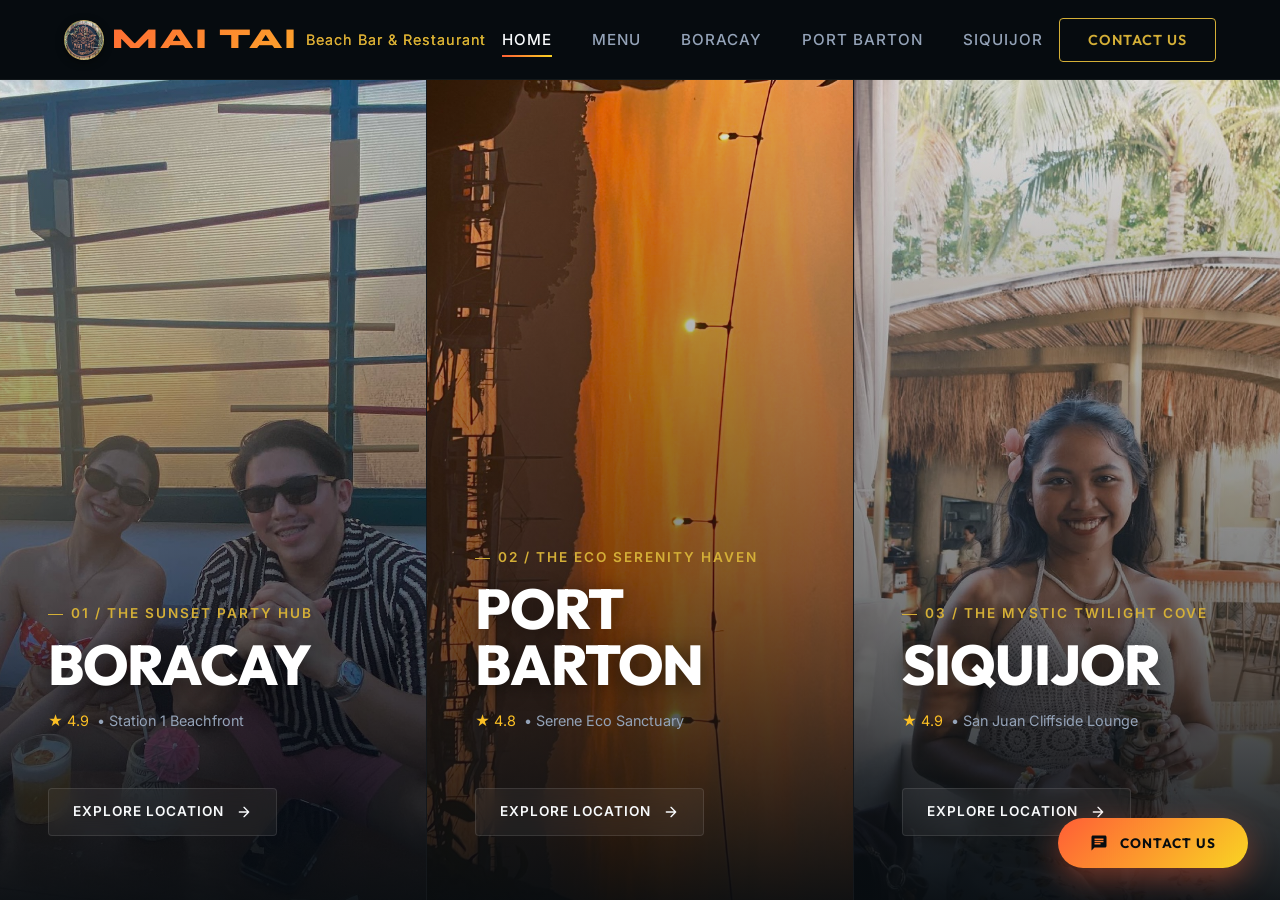
<file: index.html>
<!DOCTYPE html>
<html lang="en">
<head>
  <meta charset="UTF-8">
  <meta name="viewport" content="width=device-width, initial-scale=1.0">
  <title>Mai Tai Beach Bar & Restaurant | Boracay, Port Barton, Siquijor</title>
  
  <!-- SEO Meta Tags -->
  <meta name="description" content="Welcome to Mai Tai Beach Bar & Restaurant. Experience tropical luxury, signature cocktails, and premium dining at our three stunning Philippine beach locations: Boracay, Port Barton, and Siquijor.">
  <meta name="keywords" content="beach bar Philippines, Mai Tai, Boracay beach bar, Port Barton restaurant, Siquijor sunset bar, tropical cocktails, beach dining, Station 1 Boracay, Palawan beach bar">
  
  <!-- Open Graph / Facebook -->
  <meta property="og:type" content="website">
  <meta property="og:url" content="https://maitaibeachbar.com/">
  <meta property="og:title" content="Mai Tai Beach Bar & Restaurant | Boracay, Port Barton, Siquijor">
  <meta property="og:description" content="Indulge in tropical luxury, sunset views, and local fusion cuisine at our premium beach bar locations in Boracay, Port Barton, and Siquijor.">
  <meta property="og:image" content="assets/images/boracay/bora-01.jpg">

  <!-- Twitter -->
  <meta property="twitter:card" content="summary_large_image">
  <meta property="twitter:url" content="https://maitaibeachbar.com/">
  <meta property="twitter:title" content="Mai Tai Beach Bar & Restaurant | Boracay, Port Barton, Siquijor">
  <meta property="twitter:description" content="Indulge in tropical luxury, sunset views, and local fusion cuisine at our premium beach bar locations in Boracay, Port Barton, and Siquijor.">
  <meta property="twitter:image" content="assets/images/boracay/bora-01.jpg">

  <!-- Favicon -->
  <link rel="icon" type="image/png" href="assets/images/favicon.png">
  <link rel="apple-touch-icon" href="assets/images/apple-touch-icon.png">

  <!-- Stylesheet -->
  <link rel="stylesheet" href="css/style.css">

  <!-- Organization Schema (SEO/GEO) -->
  <script type="application/ld+json">
  {
    "@context": "https://schema.org",
    "@type": "BarOrRestaurant",
    "name": "Mai Tai Beach Bar & Restaurant",
    "image": "assets/images/boracay/bora-01.jpg",
    "@id": "https://maitaibeachbar.com",
    "url": "https://maitaibeachbar.com",
    "telephone": "+639171234567",
    "priceRange": "$$",
    "servesCuisine": "Filipino Fusion, International, Seafood, Cocktails",
    "address": {
      "@type": "PostalAddress",
      "addressCountry": "PH"
    },
    "subOrganization": [
      {
        "@type": "BarOrRestaurant",
        "name": "Mai Tai Beach Bar - Boracay",
        "image": "assets/images/boracay/bora-01.jpg",
        "telephone": "+639179876543",
        "priceRange": "$$",
        "address": {
          "@type": "PostalAddress",
          "streetAddress": "Station 1, Beachfront, Balabag",
          "addressLocality": "Boracay Island",
          "addressRegion": "Malay, Aklan",
          "postalCode": "5608",
          "addressCountry": "PH"
        },
        "geo": {
          "@type": "GeoCoordinates",
          "latitude": 11.9680,
          "longitude": 121.9188
        }
      },
      {
        "@type": "BarOrRestaurant",
        "name": "Mai Tai Beach Bar - Port Barton",
        "image": "assets/images/port-barton/pb-aerial-01.jpg",
        "telephone": "+639176543210",
        "priceRange": "$$",
        "address": {
          "@type": "PostalAddress",
          "streetAddress": "Itaytay Beach",
          "addressLocality": "Port Barton, San Vicente",
          "addressRegion": "Palawan",
          "postalCode": "5309",
          "addressCountry": "PH"
        },
        "geo": {
          "@type": "GeoCoordinates",
          "latitude": 10.4754,
          "longitude": 119.2536
        }
      },
      {
        "@type": "BarOrRestaurant",
        "name": "Mai Tai Beach Bar - Siquijor",
        "image": "assets/images/siquijor/siq-hero.jpg",
        "telephone": "+639173210987",
        "priceRange": "$$",
        "address": {
          "@type": "PostalAddress",
          "streetAddress": "Helkat Lane, Solangon, San Juan",
          "addressLocality": "San Juan",
          "addressRegion": "Siquijor",
          "postalCode": "6227",
          "addressCountry": "PH"
        },
        "geo": {
          "@type": "GeoCoordinates",
          "latitude": 9.1627,
          "longitude": 123.4975
        }
      }
    ]
  }
  </script>
</head>
<body>

  <!-- Navigation -->
  <nav class="navbar" id="main-nav">
    <a href="index.html" class="logo">
      MAI TAI <span>Beach Bar & Restaurant</span>
    </a>
    <ul class="nav-links" id="nav-menu">
      <li class="nav-item active"><a href="index.html">Home</a></li>
      <li class="nav-item"><a href="menu.html">Menu</a></li>
      <li class="nav-item"><a href="boracay.html">Boracay</a></li>
      <li class="nav-item"><a href="port-barton.html">Port Barton</a></li>
      <li class="nav-item"><a href="siquijor.html">Siquijor</a></li>
    </ul>
    <button class="nav-btn open-contact-modal" id="nav-contact-btn">Contact Us</button>
    <button class="hamburger" id="nav-toggle" aria-label="Toggle Menu">
      <span></span>
      <span></span>
      <span></span>
    </button>
  </nav>

  <!-- Interactive Split Landing Page -->
  <main class="split-container">
    
    <!-- Boracay Panel -->
    <section class="split-panel" id="panel-boracay">
      <div class="panel-bg" style="background-image: url('assets/images/boracay/bora-12.jpg'); background-position: center 40%;"></div>
      <div class="panel-content">
        <div class="panel-meta">
          <span></span> 01 / The Sunset Party Hub
        </div>
        <h2 class="panel-title">Boracay</h2>
        <div class="panel-rating">
          ★ 4.9 <span>• Station 1 Beachfront</span>
        </div>
        <p class="panel-desc">
          Experience the vibrant, high-energy pulse of Boracay. Powdery white sand, glowing fire dancer spectacles, and endless beachfront sunset sessions under tropical palms.
        </p>
        <a href="boracay.html" class="panel-link">
          Explore Location
          <svg fill="none" stroke="currentColor" stroke-linecap="round" stroke-linejoin="round" stroke-width="2" viewBox="0 0 24 24"><path d="M5 12h14M12 5l7 7-7 7"/></svg>
        </a>
      </div>
    </section>

    <!-- Port Barton Panel -->
    <section class="split-panel" id="panel-barton">
      <div class="panel-bg" style="background-image: url('assets/images/port-barton/pb-sunset-04.jpg'); background-position: center 45%;"></div>
      <div class="panel-content">
        <div class="panel-meta">
          <span></span> 02 / The Eco Serenity Haven
        </div>
        <h2 class="panel-title">Port Barton</h2>
        <div class="panel-rating">
          ★ 4.8 <span>• Serene Eco Sanctuary</span>
        </div>
        <p class="panel-desc">
          Slow down and reconnect in Palawan's eco-haven. Warm golden hour sun, cozy wooden cabanas, crystal waters, and sustainably sourced ocean-to-table dining.
        </p>
        <a href="port-barton.html" class="panel-link">
          Explore Location
          <svg fill="none" stroke="currentColor" stroke-linecap="round" stroke-linejoin="round" stroke-width="2" viewBox="0 0 24 24"><path d="M5 12h14M12 5l7 7-7 7"/></svg>
        </a>
      </div>
    </section>

    <!-- Siquijor Panel -->
    <section class="split-panel" id="panel-siquijor">
      <div class="panel-bg" style="background-image: url('assets/images/siquijor/siq-panel.jpg'); background-position: center 35%;"></div>
      <div class="panel-content">
        <div class="panel-meta">
          <span></span> 03 / The Mystic Twilight Cove
        </div>
        <h2 class="panel-title">Siquijor</h2>
        <div class="panel-rating">
          ★ 4.9 <span>• San Juan Cliffside Lounge</span>
        </div>
        <p class="panel-desc">
          Immerse yourself in Siquijor's magical atmosphere. Acoustic sunset sessions, glowing lanterns, cozy fire pits, and cliffside ocean breezes.
        </p>
        <a href="siquijor.html" class="panel-link">
          Explore Location
          <svg fill="none" stroke="currentColor" stroke-linecap="round" stroke-linejoin="round" stroke-width="2" viewBox="0 0 24 24"><path d="M5 12h14M12 5l7 7-7 7"/></svg>
        </a>
      </div>
    </section>

  </main>

  <!-- Floating Contact Button -->
  <button class="floating-booking-btn open-contact-modal" id="float-contact-btn">
    <svg fill="currentColor" width="18" height="18" viewBox="0 0 24 24"><path d="M20 2H4c-1.1 0-1.99.9-1.99 2L2 22l4-4h14c1.1 0 2-.9 2-2V4c0-1.1-.9-2-2-2zM6 9h12v2H6V9zm8 5H6v-2h8v2zm4-6H6V6h12v2z"/></svg>
    Contact Us
  </button>

  <!-- Contact Modal -->
  <div class="modal" id="contact-modal">
    <div class="modal-content contact-modal-width">
      <button class="modal-close" id="close-contact-modal" aria-label="Close Modal">
        <svg fill="none" stroke="currentColor" stroke-linecap="round" stroke-linejoin="round" stroke-width="2" viewBox="0 0 24 24"><path d="M6 18L18 6M6 6l12 12"/></svg>
      </button>
      
      <div class="modal-header">
        <h3>Contact Mai Tai</h3>
        <p>Get in touch with our branches directly via phone, Messenger, or Instagram.</p>
      </div>
      
      <div class="contact-branches-grid">
        <!-- Boracay -->
        <div class="contact-branch-card">
          <div>
            <h4 class="contact-branch-name">Boracay</h4>
            <div class="contact-branch-details">
              <p><strong>Address:</strong> Station 1 Beachfront, Barangay Balabag, Boracay Island</p>
              <p><strong>Hours:</strong> 11:00 AM - 12:00 AM Daily</p>
              <p><strong>Phone:</strong> +63 917 185 1211</p>
            </div>
          </div>
          <div class="contact-branch-actions">
            <a href="https://m.me/maitaibeachbar" target="_blank" rel="noopener noreferrer" class="contact-action-btn messenger-btn">
              <svg fill="currentColor" width="16" height="16" viewBox="0 0 24 24"><path d="M12 2C6.5 2 2 6.14 2 11.25c0 2.91 1.45 5.51 3.73 7.2L5.67 22l3.41-1.87c.92.26 1.9.4 2.92.4 5.5 0 10-4.14 10-9.25S17.5 2 12 2zm1.14 12.18l-2.61-2.79-5.07 2.79 5.56-5.91 2.68 2.79 5-2.79-5.56 5.92z"/></svg>
              Chat on Messenger
            </a>
            <a href="https://instagram.com/maitai.boracay" target="_blank" rel="noopener noreferrer" class="contact-action-btn instagram-btn">
              <svg fill="currentColor" width="16" height="16" viewBox="0 0 24 24"><path d="M12 2.163c3.204 0 3.584.012 4.85.07 3.252.148 4.771 1.691 4.919 4.919.058 1.265.069 1.645.069 4.849 0 3.205-.012 3.584-.069 4.849-.149 3.225-1.664 4.771-4.919 4.919-1.266.058-1.644.07-4.85.07-3.204 0-3.584-.012-4.849-.07-3.26-.149-4.771-1.699-4.919-4.92-.058-1.265-.07-1.644-.07-4.849 0-3.204.013-3.583.07-4.849.149-3.227 1.664-4.771 4.919-4.919 1.266-.057 1.645-.069 4.849-.069zm0-2c-3.259 0-3.667.014-4.947.072-4.358.2-6.78 2.618-6.98 6.98-.059 1.281-.073 1.689-.073 4.948 0 3.259.014 3.668.072 4.948.2 4.358 2.618 6.78 6.98 6.98 1.281.058 1.689.072 4.948.072 3.259 0 3.668-.014 4.948-.072 4.354-.2 6.782-2.618 6.979-6.98.059-1.28.073-1.689.073-4.948 0-3.259-.014-3.667-.072-4.947-.196-4.354-2.617-6.78-6.979-6.98-1.281-.059-1.69-.073-4.949-.073zm0 5.838c-3.403 0-6.162 2.759-6.162 6.162s2.759 6.163 6.162 6.163 6.162-2.759 6.162-6.163c0-3.403-2.759-6.162-6.162-6.162zm0 10.162c-2.209 0-4-1.79-4-4 0-2.209 1.791-4 4-4s4 1.791 4 4c0 2.21-1.791 4-4 4zm6.406-11.845c-.796 0-1.441.645-1.441 1.44s.645 1.44 1.441 1.44c.795 0 1.439-.645 1.439-1.44s-.644-1.44-1.439-1.44z"/></svg>
              Instagram
            </a>
          </div>
        </div>
        
        <!-- Port Barton -->
        <div class="contact-branch-card">
          <div>
            <h4 class="contact-branch-name">Port Barton</h4>
            <div class="contact-branch-details">
              <p><strong>Address:</strong> Itaytay Beach, Port Barton, San Vicente, Palawan</p>
              <p><strong>Hours:</strong> 11:00 AM - 11:00 PM Daily</p>
              <p><strong>Phone:</strong> +63 917 654 3210</p>
            </div>
          </div>
          <div class="contact-branch-actions">
            <a href="https://m.me/maitaibeachbar" target="_blank" rel="noopener noreferrer" class="contact-action-btn messenger-btn">
              <svg fill="currentColor" width="16" height="16" viewBox="0 0 24 24"><path d="M12 2C6.5 2 2 6.14 2 11.25c0 2.91 1.45 5.51 3.73 7.2L5.67 22l3.41-1.87c.92.26 1.9.4 2.92.4 5.5 0 10-4.14 10-9.25S17.5 2 12 2zm1.14 12.18l-2.61-2.79-5.07 2.79 5.56-5.91 2.68 2.79 5-2.79-5.56 5.92z"/></svg>
              Chat on Messenger
            </a>
            <a href="https://instagram.com/maitai.portbarton" target="_blank" rel="noopener noreferrer" class="contact-action-btn instagram-btn">
              <svg fill="currentColor" width="16" height="16" viewBox="0 0 24 24"><path d="M12 2.163c3.204 0 3.584.012 4.85.07 3.252.148 4.771 1.691 4.919 4.919.058 1.265.069 1.645.069 4.849 0 3.205-.012 3.584-.069 4.849-.149 3.225-1.664 4.771-4.919 4.919-1.266.058-1.644.07-4.85.07-3.204 0-3.584-.012-4.849-.07-3.26-.149-4.771-1.699-4.919-4.92-.058-1.265-.07-1.644-.07-4.849 0-3.204.013-3.583.07-4.849.149-3.227 1.664-4.771 4.919-4.919 1.266-.057 1.645-.069 4.849-.069zm0-2c-3.259 0-3.667.014-4.947.072-4.358.2-6.78 2.618-6.98 6.98-.059 1.281-.073 1.689-.073 4.948 0 3.259.014 3.668.072 4.948.2 4.358 2.618 6.78 6.98 6.98 1.281.058 1.689.072 4.948.072 3.259 0 3.668-.014 4.948-.072 4.354-.2 6.782-2.618 6.979-6.98.059-1.28.073-1.689.073-4.948 0-3.259-.014-3.667-.072-4.947-.196-4.354-2.617-6.78-6.979-6.98-1.281-.059-1.69-.073-4.949-.073zm0 5.838c-3.403 0-6.162 2.759-6.162 6.162s2.759 6.163 6.162 6.163 6.162-2.759 6.162-6.163c0-3.403-2.759-6.162-6.162-6.162zm0 10.162c-2.209 0-4-1.79-4-4 0-2.209 1.791-4 4-4s4 1.791 4 4c0 2.21-1.791 4-4 4zm6.406-11.845c-.796 0-1.441.645-1.441 1.44s.645 1.44 1.441 1.44c.795 0 1.439-.645 1.439-1.44s-.644-1.44-1.439-1.44z"/></svg>
              Instagram
            </a>
          </div>
        </div>
        
        <!-- Siquijor -->
        <div class="contact-branch-card">
          <div>
            <h4 class="contact-branch-name">Siquijor</h4>
            <div class="contact-branch-details">
              <p><strong>Address:</strong> Helkat Lane, Solangon, San Juan, Siquijor</p>
              <p><strong>Hours:</strong> 11:00 AM - 11:30 PM Daily</p>
              <p><strong>Phone:</strong> +63 917 321 0987</p>
            </div>
          </div>
          <div class="contact-branch-actions">
            <a href="https://m.me/maitaibeachbar" target="_blank" rel="noopener noreferrer" class="contact-action-btn messenger-btn">
              <svg fill="currentColor" width="16" height="16" viewBox="0 0 24 24"><path d="M12 2C6.5 2 2 6.14 2 11.25c0 2.91 1.45 5.51 3.73 7.2L5.67 22l3.41-1.87c.92.26 1.9.4 2.92.4 5.5 0 10-4.14 10-9.25S17.5 2 12 2zm1.14 12.18l-2.61-2.79-5.07 2.79 5.56-5.91 2.68 2.79 5-2.79-5.56 5.92z"/></svg>
              Chat on Messenger
            </a>
            <a href="https://instagram.com/mai.tai.siquijor" target="_blank" rel="noopener noreferrer" class="contact-action-btn instagram-btn">
              <svg fill="currentColor" width="16" height="16" viewBox="0 0 24 24"><path d="M12 2.163c3.204 0 3.584.012 4.85.07 3.252.148 4.771 1.691 4.919 4.919.058 1.265.069 1.645.069 4.849 0 3.205-.012 3.584-.069 4.849-.149 3.225-1.664 4.771-4.919 4.919-1.266.058-1.644.07-4.85.07-3.204 0-3.584-.012-4.849-.07-3.26-.149-4.771-1.699-4.919-4.92-.058-1.265-.07-1.644-.07-4.849 0-3.204.013-3.583.07-4.849.149-3.227 1.664-4.771 4.919-4.919 1.266-.057 1.645-.069 4.849-.069zm0-2c-3.259 0-3.667.014-4.947.072-4.358.2-6.78 2.618-6.98 6.98-.059 1.281-.073 1.689-.073 4.948 0 3.259.014 3.668.072 4.948.2 4.358 2.618 6.78 6.98 6.98 1.281.058 1.689.072 4.948.072 3.259 0 3.668-.014 4.948-.072 4.354-.2 6.782-2.618 6.979-6.98.059-1.28.073-1.689.073-4.948 0-3.259-.014-3.667-.072-4.947-.196-4.354-2.617-6.78-6.979-6.98-1.281-.059-1.69-.073-4.949-.073zm0 5.838c-3.403 0-6.162 2.759-6.162 6.162s2.759 6.163 6.162 6.163 6.162-2.759 6.162-6.163c0-3.403-2.759-6.162-6.162-6.162zm0 10.162c-2.209 0-4-1.79-4-4 0-2.209 1.791-4 4-4s4 1.791 4 4c0 2.21-1.791 4-4 4zm6.406-11.845c-.796 0-1.441.645-1.441 1.44s.645 1.44 1.441 1.44c.795 0 1.439-.645 1.439-1.44s-.644-1.44-1.439-1.44z"/></svg>
              Instagram
            </a>
          </div>
        </div>
      </div>
      
    </div>
  </div>

  <!-- JavaScript -->
  <script src="js/main.js"></script>
</body>
</html>
</file>
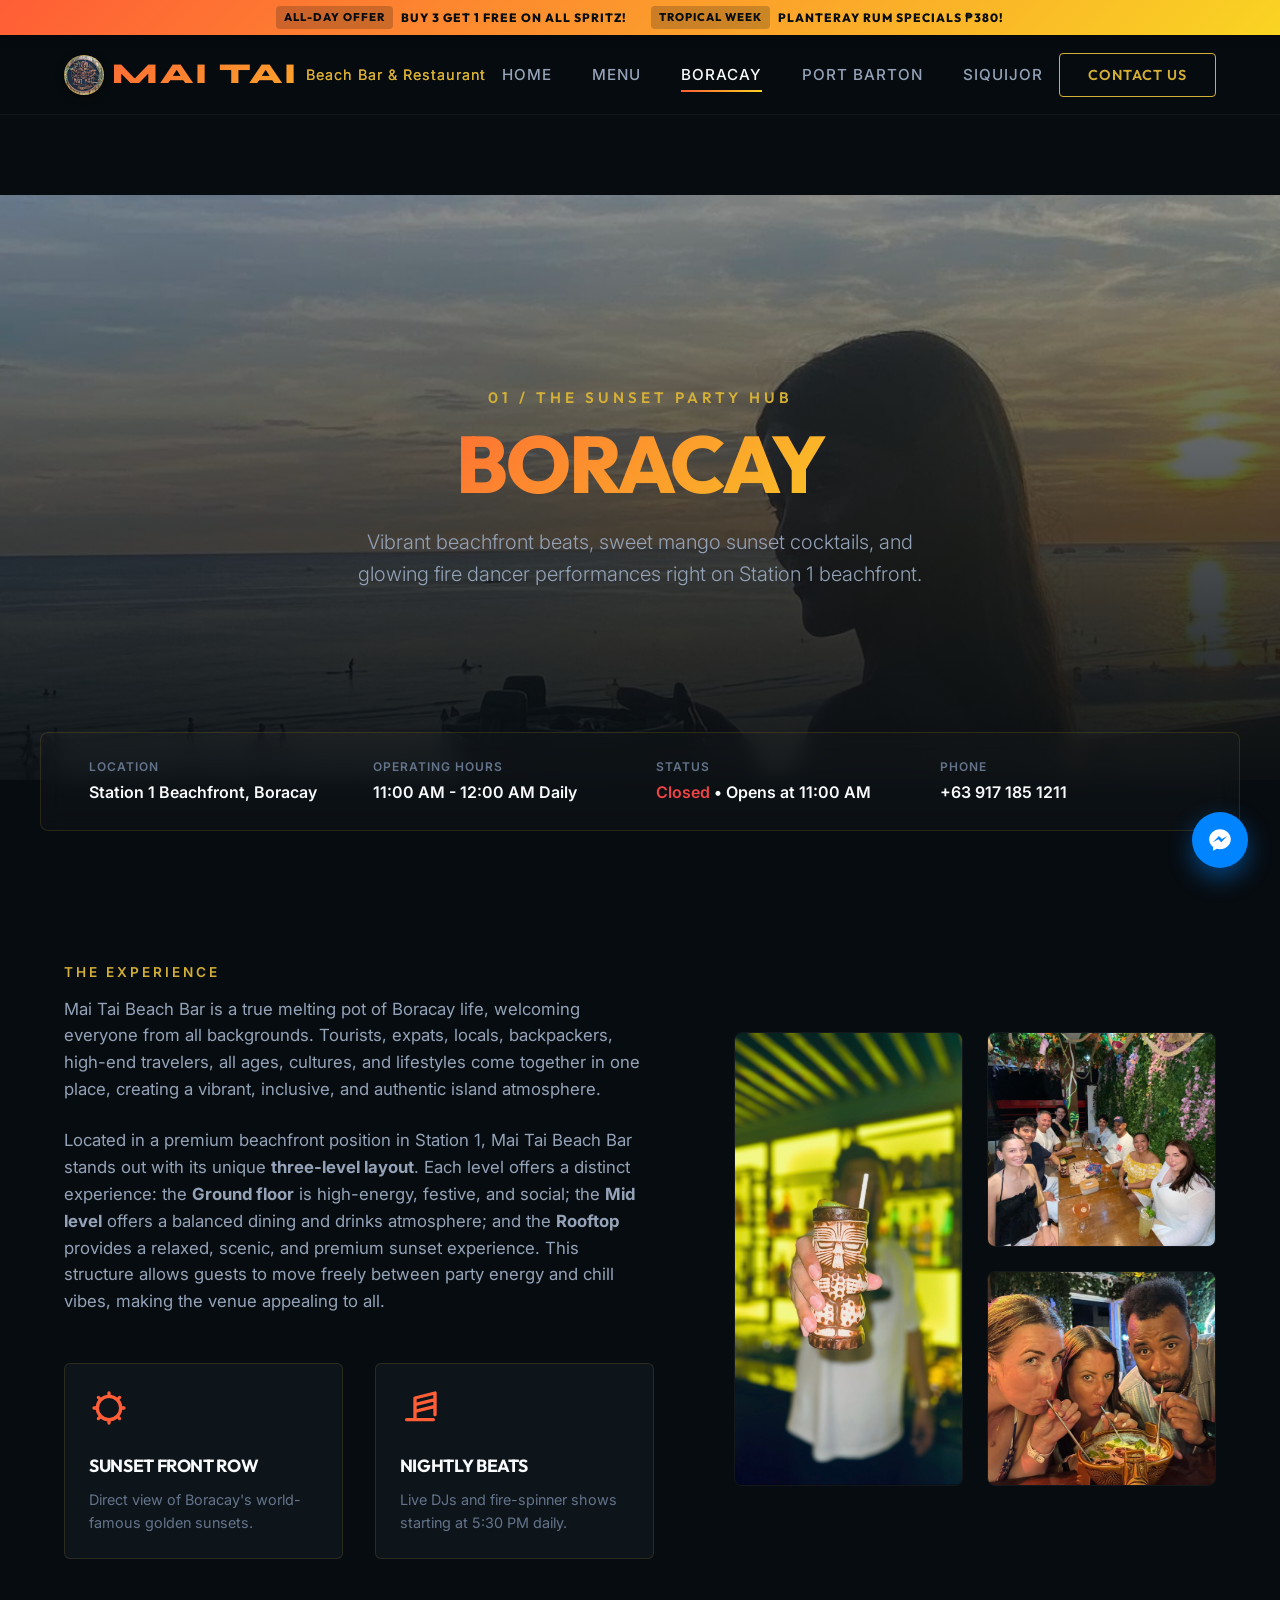
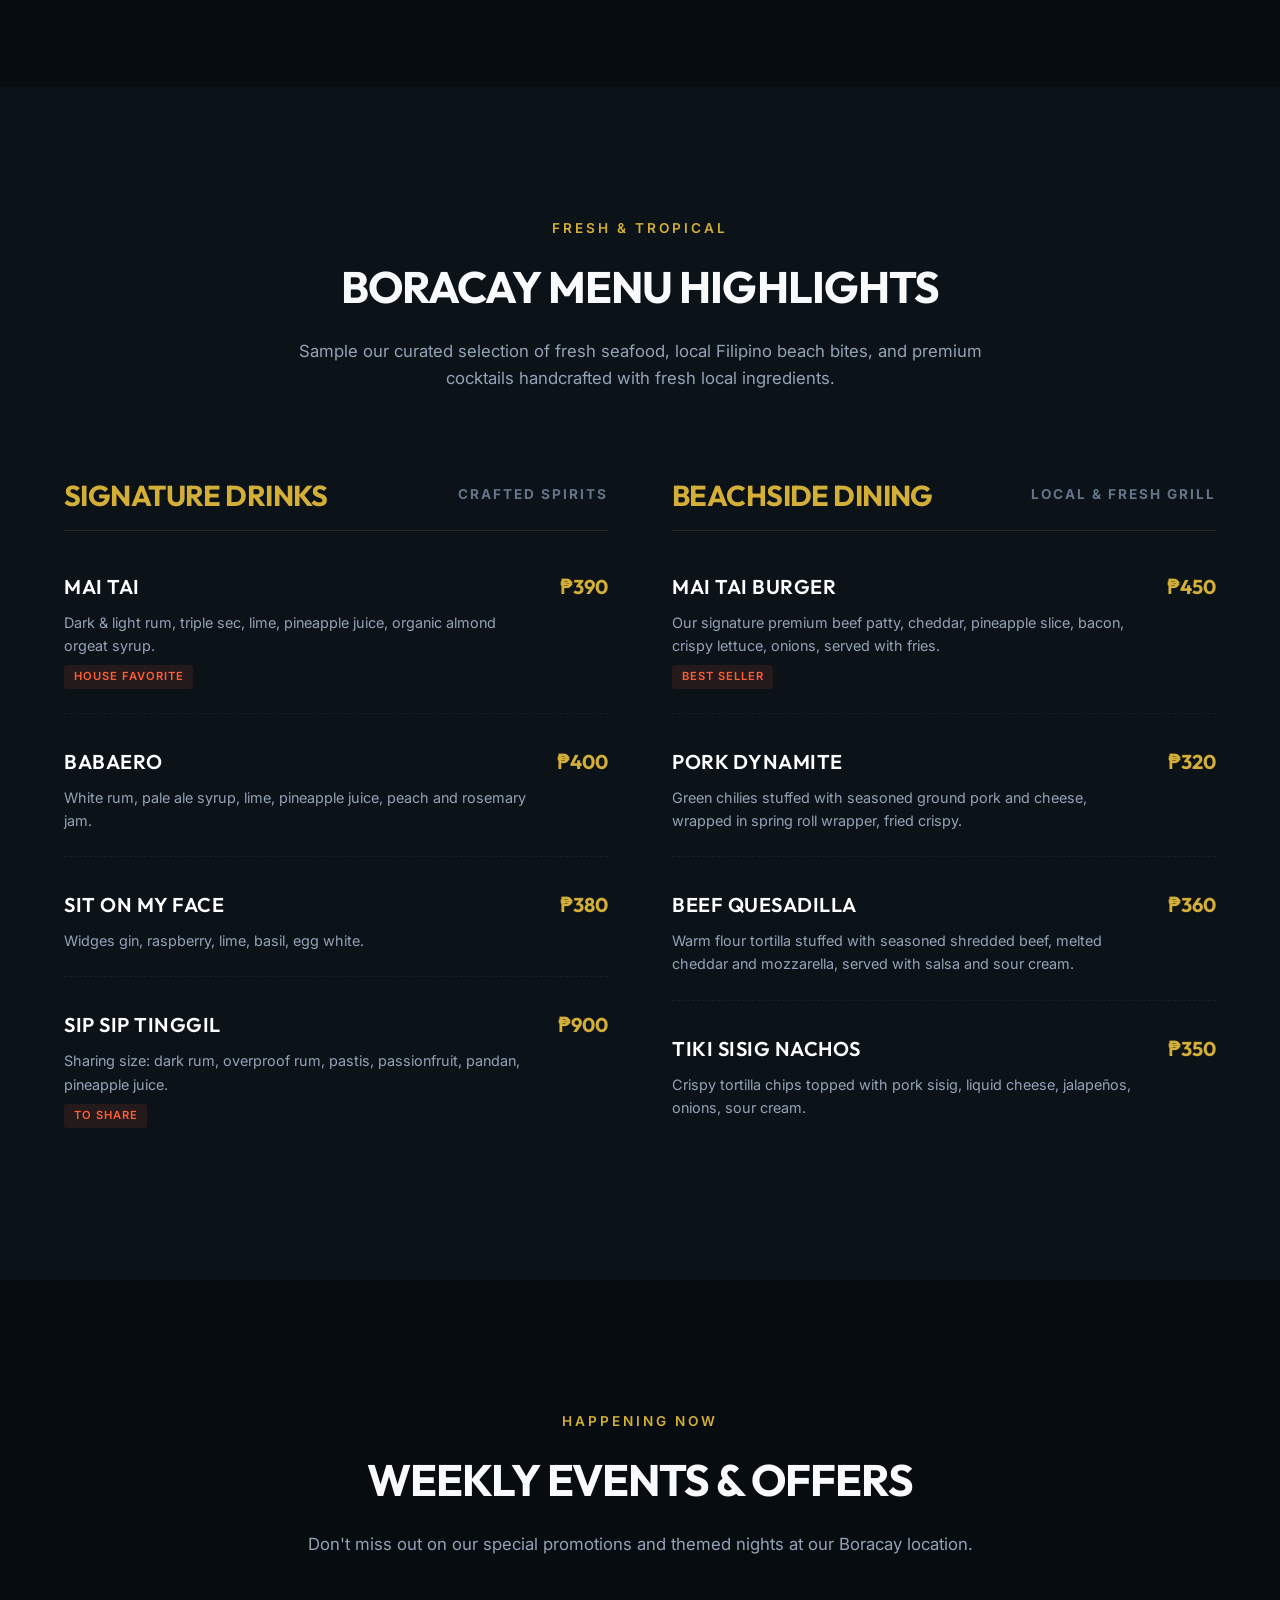
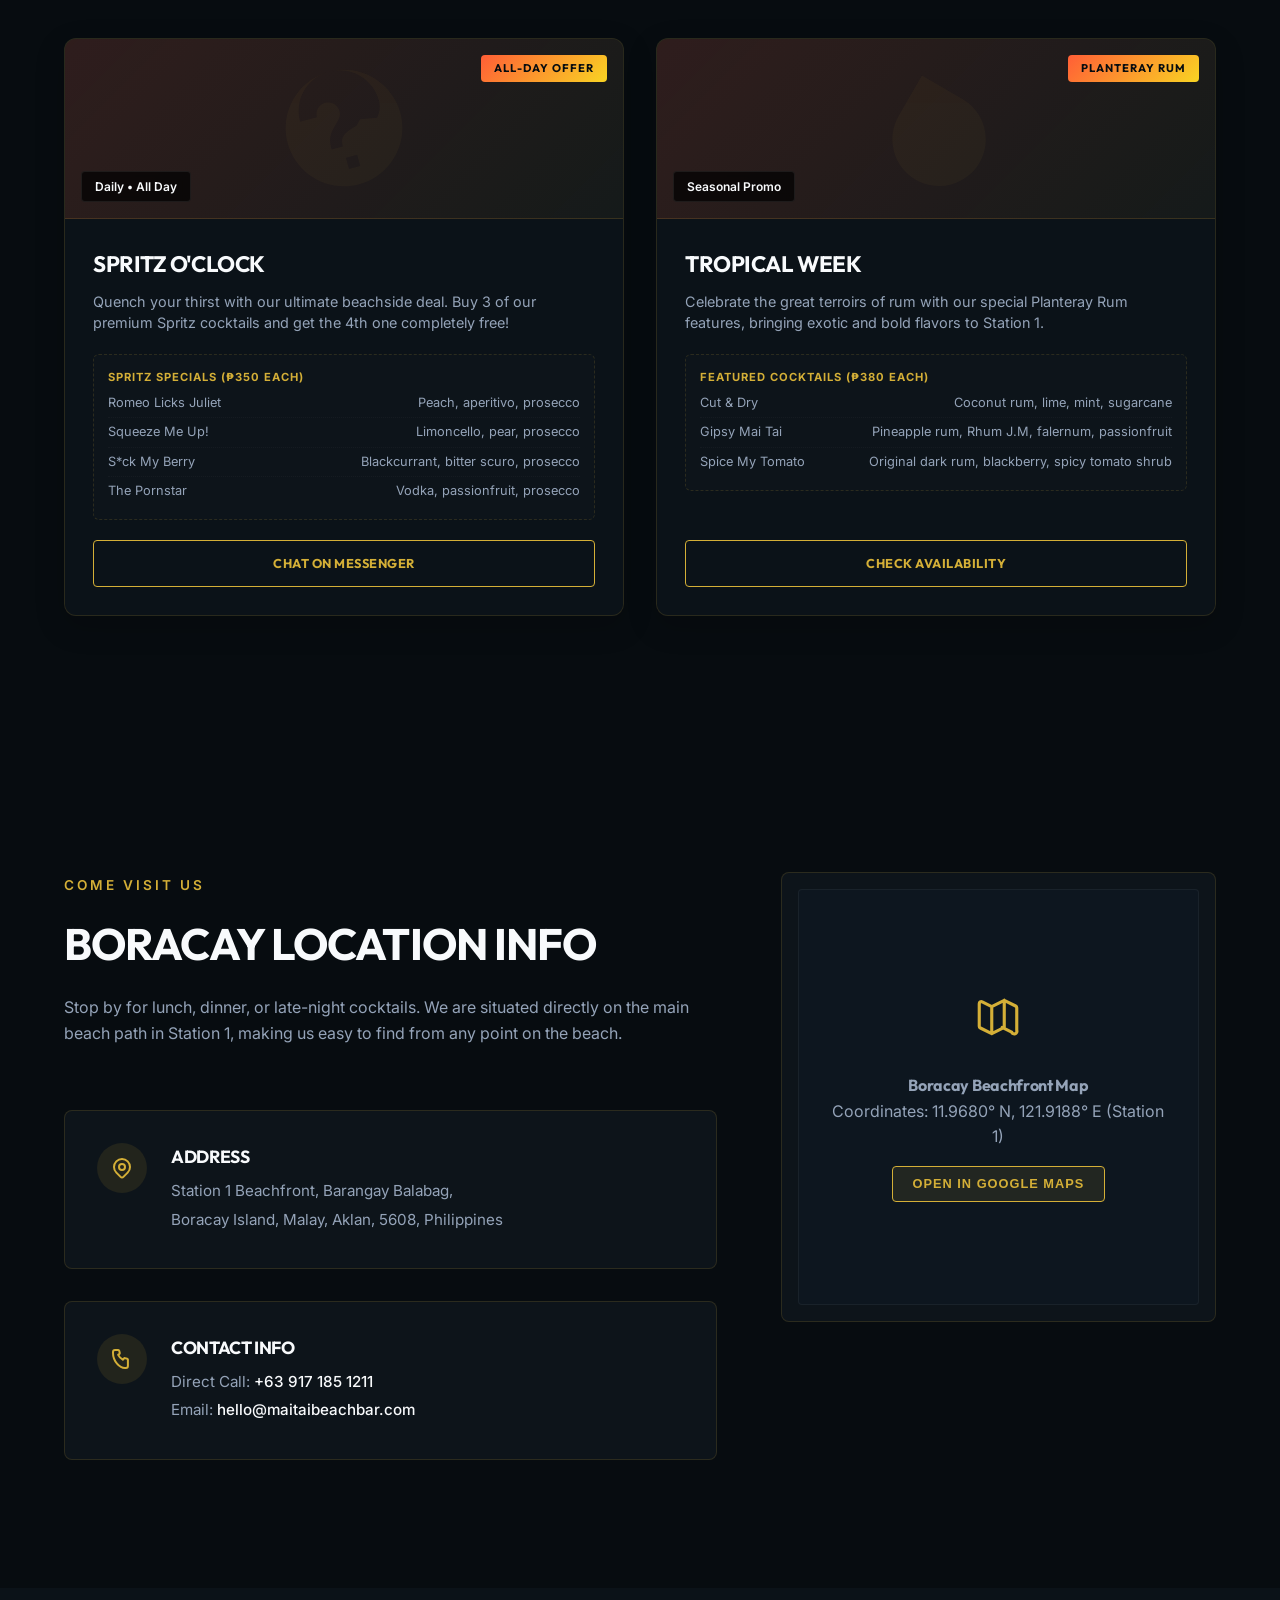
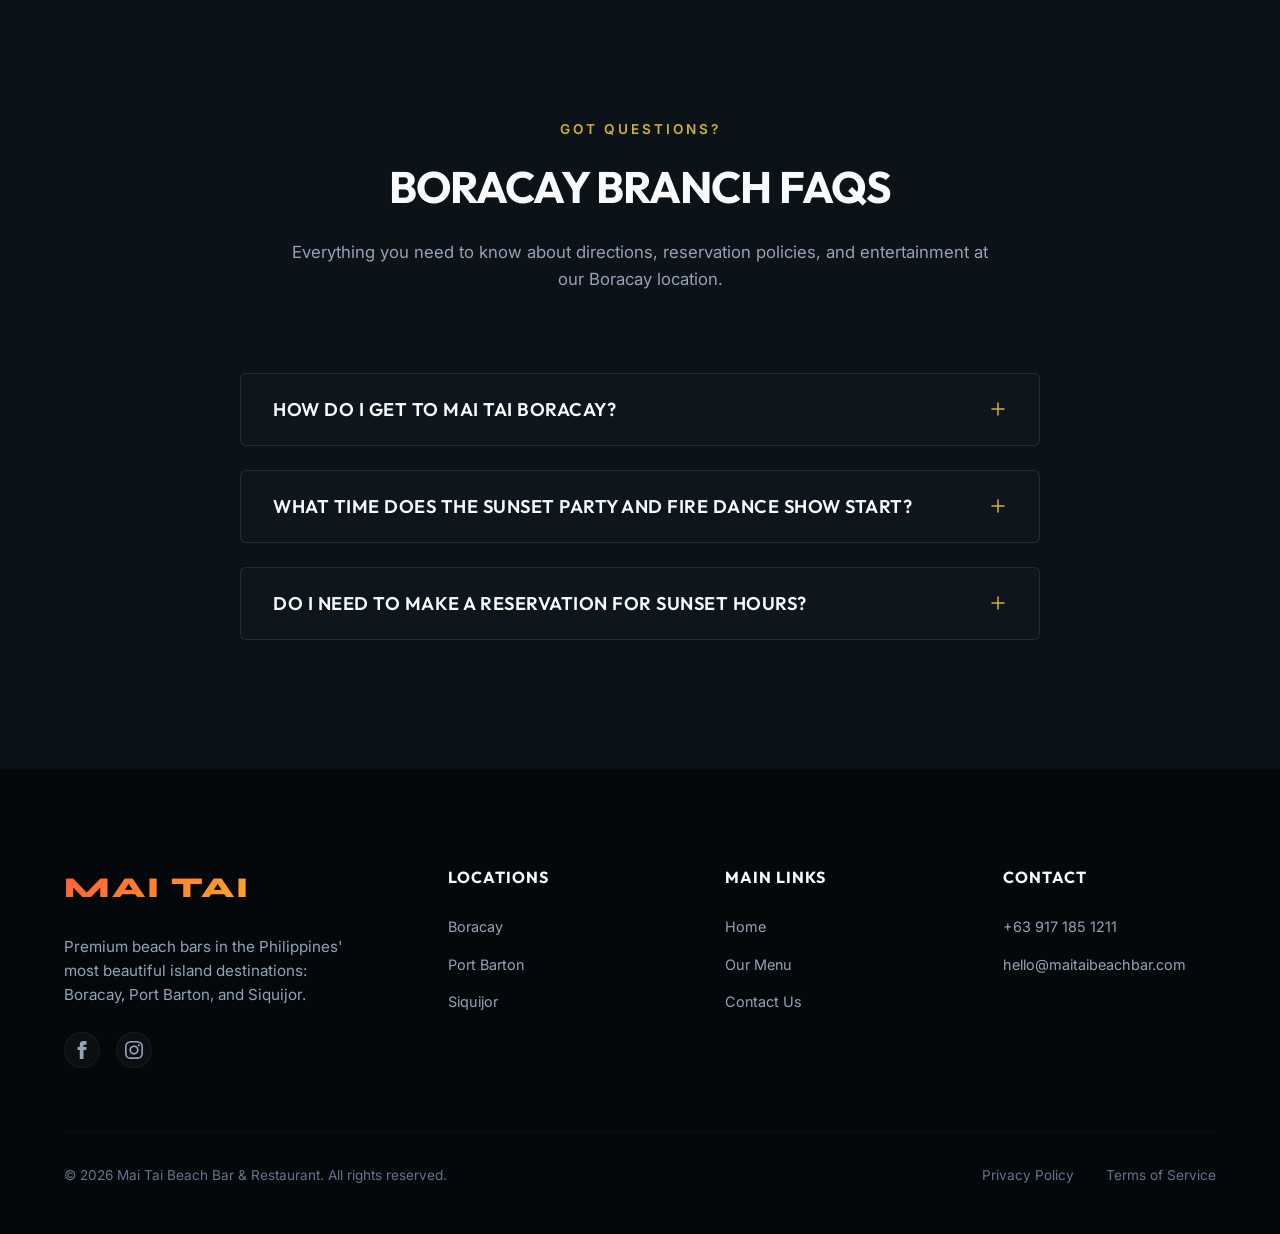
<file: boracay.html>
<!DOCTYPE html>
<html lang="en">
<head>
  <meta charset="UTF-8">
  <meta name="viewport" content="width=device-width, initial-scale=1.0">
  <title>Mai Tai Beach Bar Boracay | Sunset Party & Grill beachfront Station 1</title>
  
  <!-- SEO Meta Tags -->
  <meta name="description" content="Visit Mai Tai Beach Bar in Station 1 beachfront, Boracay. Enjoy the ultimate sunset party hub, premium signature mango cocktails, fresh seafood grill, and nightly fire dancer spectacles.">
  <meta name="keywords" content="Mai Tai Boracay, beach bar Boracay, Station 1 beachfront restaurant, Boracay sunset party, Boracay fire dancers, mango cocktails Boracay, seafood grill Boracay">
  
  <!-- Open Graph -->
  <meta property="og:type" content="website">
  <meta property="og:url" content="https://maitaibeachbar.com/boracay.html">
  <meta property="og:title" content="Mai Tai Beach Bar Boracay | Sunset Party & Grill beachfront Station 1">
  <meta property="og:description" content="Experience Boracay's best beach sunset party with signature cocktails, seafood grill, and glowing nightly entertainment right on Station 1 beachfront.">
  <meta property="og:image" content="assets/images/boracay/bora-01.jpg">

  <!-- Favicon -->
  <link rel="icon" type="image/png" href="assets/images/favicon.png">
  <link rel="apple-touch-icon" href="assets/images/apple-touch-icon.png">

  <!-- Stylesheet -->
  <link rel="stylesheet" href="css/style.css">

  <!-- Structured Data: LocalBusiness & FAQPage (SEO/GEO) -->
  <script type="application/ld+json">
  {
    "@context": "https://schema.org",
    "@graph": [
      {
        "@type": "BarOrRestaurant",
        "@id": "https://maitaibeachbar.com/boracay.html#localbusiness",
        "name": "Mai Tai Beach Bar & Restaurant - Boracay",
        "image": "https://maitaibeachbar.com/assets/images/boracay/bora-01.jpg",
        "url": "https://maitaibeachbar.com/boracay.html",
        "telephone": "+639179876543",
        "priceRange": "$$",
        "servesCuisine": "Filipino Fusion, International, Seafood, Cocktails",
        "address": {
          "@type": "PostalAddress",
          "streetAddress": "Station 1, Beachfront, Balabag",
          "addressLocality": "Boracay Island",
          "addressRegion": "Malay, Aklan",
          "postalCode": "5608",
          "addressCountry": "PH"
        },
        "geo": {
          "@type": "GeoCoordinates",
          "latitude": 11.9680,
          "longitude": 121.9188
        },
        "openingHoursSpecification": [
          {
            "@type": "OpeningHoursSpecification",
            "dayOfWeek": [
              "Monday",
              "Tuesday",
              "Wednesday",
              "Thursday",
              "Friday",
              "Saturday",
              "Sunday"
            ],
            "opens": "11:00",
            "closes": "00:00"
          }
        ],
        "menu": "https://maitaibeachbar.com/boracay.html#menu"
      },
      {
        "@type": "FAQPage",
        "@id": "https://maitaibeachbar.com/boracay.html#faq",
        "mainEntity": [
          {
            "@type": "Question",
            "name": "Where is Mai Tai Boracay located?",
            "acceptedAnswer": {
              "@type": "Answer",
              "text": "Mai Tai Boracay is situated directly on the beachfront of Station 1, Balabag, Boracay Island, right in the famous white beach, making it highly accessible from nearby hotels."
            }
          },
          {
            "@type": "Question",
            "name": "What time does the sunset party and fire dance show start?",
            "acceptedAnswer": {
              "@type": "Answer",
              "text": "Our sunset happy hour begins at 4:00 PM daily. The famous fire dance shows and DJ sessions start at 5:30 PM just as the sun sets over the horizon."
            }
          },
          {
            "@type": "Question",
            "name": "Do I need to make a reservation for sunset hours?",
            "acceptedAnswer": {
              "@type": "Answer",
              "text": "Walk-ins are welcome, but beachfront tables are highly popular during sunset peak hours (4:30 PM - 6:30 PM). Since we do not take online reservations, we suggest arriving early. For large group bookings or special event requests, you can contact us via Facebook Messenger or Instagram."
            }
          }
        ]
      }
    ]
  }
  </script>
</head>
<body class="has-promo">

  <!-- Promotion Banner Alert -->
  <div class="promo-banner">
    <span class="promo-highlight">All-Day Offer</span> Buy 3 Get 1 Free on all Spritz! <span class="promo-highlight" style="margin-left: 1.5rem;">Tropical Week</span> Planteray Rum Specials ₱380!
  </div>

  <!-- Navigation -->
  <nav class="navbar" id="main-nav">
    <a href="index.html" class="logo">
      MAI TAI <span>Beach Bar & Restaurant</span>
    </a>
    <ul class="nav-links" id="nav-menu">
      <li class="nav-item"><a href="index.html">Home</a></li>
      <li class="nav-item"><a href="menu.html">Menu</a></li>
      <li class="nav-item active"><a href="boracay.html">Boracay</a></li>
      <li class="nav-item"><a href="port-barton.html">Port Barton</a></li>
      <li class="nav-item"><a href="siquijor.html">Siquijor</a></li>
    </ul>
    <button class="nav-btn open-contact-modal">Contact Us</button>
    <button class="hamburger" id="nav-toggle" aria-label="Toggle Menu">
      <span></span>
      <span></span>
      <span></span>
    </button>
  </nav>

  <!-- Hero Section -->
  <header class="branch-hero">
    <div class="branch-hero-bg" style="background-image: url('assets/images/boracay/bora-01.jpg'); background-position: center 42%;"></div>
    <div class="branch-hero-content">
      <span class="branch-tag">01 / The Sunset Party Hub</span>
      <h1 class="branch-title">Boracay</h1>
      <p class="branch-subtitle">Vibrant beachfront beats, sweet mango sunset cocktails, and glowing fire dancer performances right on Station 1 beachfront.</p>
    </div>
  </header>

  <!-- TL;DR Quick Info Bar (GEO-Optimized Card) -->
  <section class="container">
    <div class="tldr-bar">
      <div class="tldr-item">
        <span class="tldr-label">Location</span>
        <span class="tldr-value">Station 1 Beachfront, Boracay</span>
      </div>
      <div class="tldr-item">
        <span class="tldr-label">Operating Hours</span>
        <span class="tldr-value">11:00 AM - 12:00 AM Daily</span>
      </div>
      <div class="tldr-item">
        <span class="tldr-label">Status</span>
        <span class="tldr-value" id="open-status">Loading hours...</span>
      </div>
      <div class="tldr-item">
        <span class="tldr-label">Phone</span>
        <span class="tldr-value"><a href="tel:+639171851211">+63 917 185 1211</a></span>
      </div>
    </div>
  </section>

  <!-- About / Vibe Section -->
  <section class="section section-dark">
    <div class="container about-grid">
      <div class="about-text">
        <span class="section-tag">The Experience</span>
        <p>Mai Tai Beach Bar is a true melting pot of Boracay life, welcoming everyone from all backgrounds. Tourists, expats, locals, backpackers, high-end travelers, all ages, cultures, and lifestyles come together in one place, creating a vibrant, inclusive, and authentic island atmosphere.</p>
        <p>Located in a premium beachfront position in Station 1, Mai Tai Beach Bar stands out with its unique <strong>three-level layout</strong>. Each level offers a distinct experience: the <strong>Ground floor</strong> is high-energy, festive, and social; the <strong>Mid level</strong> offers a balanced dining and drinks atmosphere; and the <strong>Rooftop</strong> provides a relaxed, scenic, and premium sunset experience. This structure allows guests to move freely between party energy and chill vibes, making the venue appealing to all.</p>
        
        <div class="about-features">
          <div class="feature-card">
            <svg class="feature-icon" fill="none" stroke="currentColor" stroke-linecap="round" stroke-linejoin="round" stroke-width="2" viewBox="0 0 24 24"><path d="M12 3v1m0 16v1m9-9h-1M4 12H3m15.364-6.364l-.707.707M6.343 17.657l-.707.707m0-12.728l.707.707m11.314 11.314l.707.707M12 5a7 7 0 100 14 7 7 0 000-14z"/></svg>
            <h4>Sunset Front Row</h4>
            <p>Direct view of Boracay's world-famous golden sunsets.</p>
          </div>
          <div class="feature-card">
            <svg class="feature-icon" fill="none" stroke="currentColor" stroke-linecap="round" stroke-linejoin="round" stroke-width="2" viewBox="0 0 24 24"><path d="M9 19V6l12-3v13M9 10l12-3M9 14l12-3M4 19H20"/></svg>
            <h4>Nightly Beats</h4>
            <p>Live DJs and fire-spinner shows starting at 5:30 PM daily.</p>
          </div>
        </div>
      </div>
      
      <div class="about-gallery">
        <div class="gallery-img wide">
          <img src="assets/images/boracay/bora-15.jpg" alt="Signature carved tiki mug cocktail glowing against the back bar at Mai Tai Beach Bar Boracay" loading="lazy" width="900" height="1600">
        </div>
        <div class="gallery-img">
          <img src="assets/images/boracay/bora-18.jpg" alt="Guests sharing cocktails under the lush floral foliage canopy at Mai Tai Boracay" loading="lazy" width="1200" height="1600">
        </div>
        <div class="gallery-img">
          <img src="assets/images/boracay/bora-19.jpg" alt="Friends sharing a communal tiki bowl cocktail at Mai Tai Beach Bar Boracay" loading="lazy" width="1200" height="1600">
        </div>
      </div>
    </div>
  </section>

  <!-- Digital Menu Preview -->
  <section class="section section-alt" id="menu">
    <div class="container">
      <div class="section-header">
        <span class="section-tag">Fresh & Tropical</span>
        <h2 class="section-title">Boracay Menu Highlights</h2>
        <p class="section-desc">Sample our curated selection of fresh seafood, local Filipino beach bites, and premium cocktails handcrafted with fresh local ingredients.</p>
      </div>

      <div class="menu-grid">
        <!-- Cocktails -->
        <div>
          <h3 class="menu-category-title">Signature Drinks <span>Crafted Spirits</span></h3>
          <div class="menu-items-list">
            <div class="menu-item">
              <div class="menu-item-header">
                <h4 class="menu-item-name">Mai Tai</h4>
                <span class="menu-item-price">₱390</span>
              </div>
              <p class="menu-item-desc">Dark & light rum, triple sec, lime, pineapple juice, organic almond orgeat syrup.</p>
              <span class="menu-item-tag">House Favorite</span>
            </div>
            <div class="menu-item">
              <div class="menu-item-header">
                <h4 class="menu-item-name">Babaero</h4>
                <span class="menu-item-price">₱400</span>
              </div>
              <p class="menu-item-desc">White rum, pale ale syrup, lime, pineapple juice, peach and rosemary jam.</p>
            </div>
            <div class="menu-item">
              <div class="menu-item-header">
                <h4 class="menu-item-name">Sit On My Face</h4>
                <span class="menu-item-price">₱380</span>
              </div>
              <p class="menu-item-desc">Widges gin, raspberry, lime, basil, egg white.</p>
            </div>
            <div class="menu-item">
              <div class="menu-item-header">
                <h4 class="menu-item-name">Sip Sip Tinggil</h4>
                <span class="menu-item-price">₱900</span>
              </div>
              <p class="menu-item-desc">Sharing size: dark rum, overproof rum, pastis, passionfruit, pandan, pineapple juice.</p>
              <span class="menu-item-tag">To Share</span>
            </div>
          </div>
        </div>

        <!-- Food -->
        <div>
          <h3 class="menu-category-title">Beachside Dining <span>Local & Fresh Grill</span></h3>
          <div class="menu-items-list">
            <div class="menu-item">
              <div class="menu-item-header">
                <h4 class="menu-item-name">Mai Tai Burger</h4>
                <span class="menu-item-price">₱450</span>
              </div>
              <p class="menu-item-desc">Our signature premium beef patty, cheddar, pineapple slice, bacon, crispy lettuce, onions, served with fries.</p>
              <span class="menu-item-tag">Best Seller</span>
            </div>
            <div class="menu-item">
              <div class="menu-item-header">
                <h4 class="menu-item-name">Pork Dynamite</h4>
                <span class="menu-item-price">₱320</span>
              </div>
              <p class="menu-item-desc">Green chilies stuffed with seasoned ground pork and cheese, wrapped in spring roll wrapper, fried crispy.</p>
            </div>
            <div class="menu-item">
              <div class="menu-item-header">
                <h4 class="menu-item-name">Beef Quesadilla</h4>
                <span class="menu-item-price">₱360</span>
              </div>
              <p class="menu-item-desc">Warm flour tortilla stuffed with seasoned shredded beef, melted cheddar and mozzarella, served with salsa and sour cream.</p>
            </div>
            <div class="menu-item">
              <div class="menu-item-header">
                <h4 class="menu-item-name">Tiki Sisig Nachos</h4>
                <span class="menu-item-price">₱350</span>
              </div>
              <p class="menu-item-desc">Crispy tortilla chips topped with pork sisig, liquid cheese, jalapeños, onions, sour cream.</p>
            </div>
          </div>
        </div>
      </div>
    </div>
  </section>

  <!-- Weekly Events & Special Offers Section -->
  <section class="section section-dark" id="events-promos">
    <div class="container">
      <div class="section-header">
        <span class="section-tag">Happening Now</span>
        <h2 class="section-title">Weekly Events & Offers</h2>
        <p class="section-desc">Don't miss out on our special promotions and themed nights at our Boracay location.</p>
      </div>
      
      <div class="events-grid">
        <!-- Promo 1: Spritz O'Clock -->
        <div class="event-card">
          <div class="event-image-placeholder">
            <svg class="event-image-icon" fill="currentColor" viewBox="0 0 24 24"><path d="M12 2C6.48 2 2 6.48 2 12s4.48 10 10 10 10-4.48 10-10S17.52 2 12 2zm1 17h-2v-2h2v2zm2.07-7.75l-.9.92C11.45 12.9 11 13.5 11 15h-2v-.5c0-1.1.45-2.1 1.17-2.83l1.24-1.26c.37-.36.59-.86.59-1.41 0-1.1-.9-2-2-2s-2 .9-2 2H5c0-3.87 3.13-7 7-7s7 3.13 7 7c0 1.11-.45 2.11-1.07 2.75z"/></svg>
            <span class="event-badge">All-Day Offer</span>
            <span class="event-time-badge">Daily • All Day</span>
          </div>
          <div class="event-card-content">
            <div>
              <h3 class="event-card-title">Spritz O'Clock</h3>
              <p class="event-card-desc">Quench your thirst with our ultimate beachside deal. Buy 3 of our premium Spritz cocktails and get the 4th one completely free!</p>
              <div class="event-card-specials">
                <div class="event-specials-title">Spritz Specials (₱350 Each)</div>
                <ul class="event-specials-list">
                  <li><span>Romeo Licks Juliet</span> <span>Peach, aperitivo, prosecco</span></li>
                  <li><span>Squeeze Me Up!</span> <span>Limoncello, pear, prosecco</span></li>
                  <li><span>S*ck My Berry</span> <span>Blackcurrant, bitter scuro, prosecco</span></li>
                  <li><span>The Pornstar</span> <span>Vodka, passionfruit, prosecco</span></li>
                </ul>
              </div>
            </div>
            <a href="https://m.me/maitaibeachbar" target="_blank" rel="noopener noreferrer" class="event-card-cta">
              Chat on Messenger
            </a>
          </div>
        </div>
        
        <!-- Promo 2: Tropical Week -->
        <div class="event-card">
          <div class="event-image-placeholder">
            <svg class="event-image-icon" fill="currentColor" viewBox="0 0 24 24"><path d="M12 2.69l5.66 5.66a8 8 0 1 1-11.31 0z"/></svg>
            <span class="event-badge">Planteray Rum</span>
            <span class="event-time-badge">Seasonal Promo</span>
          </div>
          <div class="event-card-content">
            <div>
              <h3 class="event-card-title">Tropical Week</h3>
              <p class="event-card-desc">Celebrate the great terroirs of rum with our special Planteray Rum features, bringing exotic and bold flavors to Station 1.</p>
              <div class="event-card-specials">
                <div class="event-specials-title">Featured Cocktails (₱380 Each)</div>
                <ul class="event-specials-list">
                  <li><span>Cut & Dry</span> <span>Coconut rum, lime, mint, sugarcane</span></li>
                  <li><span>Gipsy Mai Tai</span> <span>Pineapple rum, Rhum J.M, falernum, passionfruit</span></li>
                  <li><span>Spice My Tomato</span> <span>Original dark rum, blackberry, spicy tomato shrub</span></li>
                </ul>
              </div>
            </div>
            <a href="https://m.me/maitaibeachbar" target="_blank" rel="noopener noreferrer" class="event-card-cta">
              Check Availability
            </a>
          </div>
        </div>
      </div>
    </div>
  </section>

  <!-- Location Map & Contact -->
  <section class="section section-dark">
    <div class="container contact-grid">
      <!-- Contact Information -->
      <div class="contact-info-list">
        <div>
          <span class="section-tag">Come Visit Us</span>
          <h2 class="section-title">Boracay Location Info</h2>
          <p style="color: var(--text-secondary); margin-bottom: 2rem;">Stop by for lunch, dinner, or late-night cocktails. We are situated directly on the main beach path in Station 1, making us easy to find from any point on the beach.</p>
        </div>
        
        <div class="info-item-box">
          <div class="info-icon-wrapper">
            <svg fill="none" stroke="currentColor" stroke-linecap="round" stroke-linejoin="round" stroke-width="2" viewBox="0 0 24 24"><path d="M17.657 16.657L13.414 20.9a1.998 1.998 0 01-2.827 0l-4.244-4.243a8 8 0 1111.314 0z"/><path d="M15 11a3 3 0 11-6 0 3 3 0 016 0z"/></svg>
          </div>
          <div class="info-details">
            <h4>Address</h4>
            <p>Station 1 Beachfront, Barangay Balabag,</p>
            <p>Boracay Island, Malay, Aklan, 5608, Philippines</p>
          </div>
        </div>

        <div class="info-item-box">
          <div class="info-icon-wrapper">
            <svg fill="none" stroke="currentColor" stroke-linecap="round" stroke-linejoin="round" stroke-width="2" viewBox="0 0 24 24"><path d="M3 5a2 2 0 012-2h3.28a1 1 0 01.94.725l.548 2.2a1 1 0 01-.321.988l-1.305.98a10.582 10.582 0 004.872 4.872l.98-1.305a1 1 0 01.988-.321l2.2.548a1 1 0 01.725.94V19a2 2 0 01-2 2h-1C9.716 21 3 14.284 3 6V5z"/></svg>
          </div>
          <div class="info-details">
            <h4>Contact Info</h4>
            <p>Direct Call: <a href="tel:+639171851211">+63 917 185 1211</a></p>
            <p>Email: <a href="mailto:hello@maitaibeachbar.com">hello@maitaibeachbar.com</a></p>
          </div>
        </div>
      </div>

      <!-- Map Block -->
      <div class="map-card">
        <div class="map-embed">
          <div class="map-placeholder-content">
            <svg class="map-placeholder-icon" fill="none" stroke="currentColor" stroke-linecap="round" stroke-linejoin="round" stroke-width="1.5" viewBox="0 0 24 24"><path d="M9 20l-5.447-2.724A1 1 0 013 16.382V5.618a1 1 0 011.447-.894L9 7m0 13l6-3m-6 3V7m5 10l4.553 2.276A1 1 0 0021 18.382V7.618a1 1 0 00-.553-.894L15 4m0 13V4m0 0L9 7"/></svg>
            <h4>Boracay Beachfront Map</h4>
            <p>Coordinates: 11.9680° N, 121.9188° E (Station 1)</p>
            <button class="map-placeholder-btn" onclick="window.open('https://maps.google.com/?q=11.9680,121.9188')">Open in Google Maps</button>
          </div>
        </div>
      </div>
    </div>
  </section>

  <!-- FAQ Section (GEO/RAG-Optimized) -->
  <section class="section section-alt">
    <div class="container">
      <div class="section-header">
        <span class="section-tag">Got Questions?</span>
        <h2 class="section-title">Boracay Branch FAQs</h2>
        <p class="section-desc">Everything you need to know about directions, reservation policies, and entertainment at our Boracay location.</p>
      </div>

      <div class="faq-list">
        <div class="faq-item">
          <button class="faq-question">
            <span>How do I get to Mai Tai Boracay?</span>
            <svg class="faq-icon" fill="none" stroke="currentColor" stroke-linecap="round" stroke-linejoin="round" stroke-width="2" viewBox="0 0 24 24"><path d="M12 4v16m8-8H4"/></svg>
          </button>
          <div class="faq-answer">
            <div class="faq-answer-content">
              We are located right on the beachfront pathway of Station 1, Barangay Balabag. If you're walking along the beach, we are situated near Station 1's famous rock formations. Any tricycle driver can take you to the Station 1 beachfront access path, and we are just a short walk away.
            </div>
          </div>
        </div>

        <div class="faq-item">
          <button class="faq-question">
            <span>What time does the sunset party and fire dance show start?</span>
            <svg class="faq-icon" fill="none" stroke="currentColor" stroke-linecap="round" stroke-linejoin="round" stroke-width="2" viewBox="0 0 24 24"><path d="M12 4v16m8-8H4"/></svg>
          </button>
          <div class="faq-answer">
            <div class="faq-answer-content">
              Our sunset happy hour begins at 4:00 PM daily. The famous fire dance shows and DJ sessions start at 5:30 PM just as the sun sets over the horizon.
            </div>
          </div>
        </div>

        <div class="faq-item">
          <button class="faq-question">
            <span>Do I need to make a reservation for sunset hours?</span>
            <svg class="faq-icon" fill="none" stroke="currentColor" stroke-linecap="round" stroke-linejoin="round" stroke-width="2" viewBox="0 0 24 24"><path d="M12 4v16m8-8H4"/></svg>
          </button>
          <div class="faq-answer">
            <div class="faq-answer-content">
              Walk-ins are welcome, but beachfront tables are highly popular during sunset peak hours (4:30 PM - 6:30 PM). We don't take online reservations, so we suggest arriving early to grab the best views. For large groups or special events, just message us on Facebook Messenger or Instagram.
            </div>
          </div>
        </div>
      </div>
    </div>
  </section>

  <!-- Footer -->
  <footer class="footer">
    <div class="footer-grid">
      <div class="footer-brand">
        <a href="index.html" class="logo">MAI TAI</a>
        <p class="footer-desc">Premium beach bars in the Philippines' most beautiful island destinations: Boracay, Port Barton, and Siquijor.</p>
        <div class="social-links">
          <a href="https://www.facebook.com/p/Mai-Tai-Beach-Bar-Boracay-61554360833059/" target="_blank" rel="noopener noreferrer" class="social-icon" aria-label="Facebook"><svg fill="currentColor" width="18" height="18" viewBox="0 0 24 24"><path d="M9 8h-3v4h3v12h5v-12h3.642l.358-4h-4v-1.667c0-.955.192-1.333 1.115-1.333h2.885v-5h-3.808c-3.596 0-5.192 1.583-5.192 4.615v3.385z"/></svg></a>
          <a href="https://instagram.com/maitai.boracay" target="_blank" rel="noopener noreferrer" class="social-icon" aria-label="Instagram"><svg fill="currentColor" width="18" height="18" viewBox="0 0 24 24"><path d="M12 2.163c3.204 0 3.584.012 4.85.07 3.252.148 4.771 1.691 4.919 4.919.058 1.265.069 1.645.069 4.849 0 3.205-.012 3.584-.069 4.849-.149 3.225-1.664 4.771-4.919 4.919-1.266.058-1.644.07-4.85.07-3.204 0-3.584-.012-4.849-.07-3.26-.149-4.771-1.699-4.919-4.92-.058-1.265-.07-1.644-.07-4.849 0-3.204.013-3.583.07-4.849.149-3.227 1.664-4.771 4.919-4.919 1.266-.057 1.645-.069 4.849-.069zm0-2c-3.259 0-3.667.014-4.947.072-4.358.2-6.78 2.618-6.98 6.98-.059 1.281-.073 1.689-.073 4.948 0 3.259.014 3.668.072 4.948.2 4.358 2.618 6.78 6.98 6.98 1.281.058 1.689.072 4.948.072 3.259 0 3.668-.014 4.948-.072 4.354-.2 6.782-2.618 6.979-6.98.059-1.28.073-1.689.073-4.948 0-3.259-.014-3.667-.072-4.947-.196-4.354-2.617-6.78-6.979-6.98-1.281-.059-1.69-.073-4.949-.073zm0 5.838c-3.403 0-6.162 2.759-6.162 6.162s2.759 6.163 6.162 6.163 6.162-2.759 6.162-6.163c0-3.403-2.759-6.162-6.162-6.162zm0 10.162c-2.209 0-4-1.79-4-4 0-2.209 1.791-4 4-4s4 1.791 4 4c0 2.21-1.791 4-4 4zm6.406-11.845c-.796 0-1.441.645-1.441 1.44s.645 1.44 1.441 1.44c.795 0 1.439-.645 1.439-1.44s-.644-1.44-1.439-1.44z"/></svg></a>
        </div>
      </div>
      
      <div class="footer-col">
        <h5>Locations</h5>
        <ul class="footer-links">
          <li><a href="boracay.html">Boracay</a></li>
          <li><a href="port-barton.html">Port Barton</a></li>
          <li><a href="siquijor.html">Siquijor</a></li>
        </ul>
      </div>

      <div class="footer-col">
        <h5>Main Links</h5>
        <ul class="footer-links">
          <li><a href="index.html">Home</a></li>
          <li><a href="menu.html">Our Menu</a></li>
          <li><a href="#" class="open-contact-modal">Contact Us</a></li>
        </ul>
      </div>

      <div class="footer-col">
        <h5>Contact</h5>
        <ul class="footer-links">
          <li><a href="tel:+639171851211">+63 917 185 1211</a></li>
          <li><a href="mailto:hello@maitaibeachbar.com">hello@maitaibeachbar.com</a></li>
        </ul>
      </div>
    </div>
    
    <div class="footer-bottom">
      <p>&copy; 2026 Mai Tai Beach Bar & Restaurant. All rights reserved.</p>
      <div class="footer-policy-links">
        <a href="#">Privacy Policy</a>
        <a href="#">Terms of Service</a>
      </div>
    </div>
  </footer>

  <!-- Floating Messenger Button -->
  <a href="https://m.me/maitaibeachbar" target="_blank" rel="noopener noreferrer" class="floating-messenger-btn" aria-label="Chat on Messenger">
    <svg fill="currentColor" viewBox="0 0 24 24"><path d="M12 2C6.5 2 2 6.14 2 11.25c0 2.91 1.45 5.51 3.73 7.2L5.67 22l3.41-1.87c.92.26 1.9.4 2.92.4 5.5 0 10-4.14 10-9.25S17.5 2 12 2zm1.14 12.18l-2.61-2.79-5.07 2.79 5.56-5.91 2.68 2.79 5-2.79-5.56 5.92z"/></svg>
  </a>

  <!-- Contact Modal -->
  <div class="modal" id="contact-modal">
    <div class="modal-content contact-modal-width">
      <button class="modal-close" id="close-contact-modal" aria-label="Close Modal">
        <svg fill="none" stroke="currentColor" stroke-linecap="round" stroke-linejoin="round" stroke-width="2" viewBox="0 0 24 24"><path d="M6 18L18 6M6 6l12 12"/></svg>
      </button>
      
      <div class="modal-header">
        <h3>Contact Mai Tai</h3>
        <p>Get in touch with our branches directly via phone, Messenger, or Instagram.</p>
      </div>
      
      <div class="contact-branches-grid">
        <!-- Boracay -->
        <div class="contact-branch-card">
          <div>
            <h4 class="contact-branch-name">Boracay</h4>
            <div class="contact-branch-details">
              <p><strong>Address:</strong> Station 1 Beachfront, Barangay Balabag, Boracay Island</p>
              <p><strong>Hours:</strong> 11:00 AM - 12:00 AM Daily</p>
              <p><strong>Phone:</strong> +63 917 185 1211</p>
            </div>
          </div>
          <div class="contact-branch-actions">
            <a href="https://m.me/maitaibeachbar" target="_blank" rel="noopener noreferrer" class="contact-action-btn messenger-btn">
              <svg fill="currentColor" width="16" height="16" viewBox="0 0 24 24"><path d="M12 2C6.5 2 2 6.14 2 11.25c0 2.91 1.45 5.51 3.73 7.2L5.67 22l3.41-1.87c.92.26 1.9.4 2.92.4 5.5 0 10-4.14 10-9.25S17.5 2 12 2zm1.14 12.18l-2.61-2.79-5.07 2.79 5.56-5.91 2.68 2.79 5-2.79-5.56 5.92z"/></svg>
              Chat on Messenger
            </a>
            <a href="https://instagram.com/maitai.boracay" target="_blank" rel="noopener noreferrer" class="contact-action-btn instagram-btn">
              <svg fill="currentColor" width="16" height="16" viewBox="0 0 24 24"><path d="M12 2.163c3.204 0 3.584.012 4.85.07 3.252.148 4.771 1.691 4.919 4.919.058 1.265.069 1.645.069 4.849 0 3.205-.012 3.584-.069 4.849-.149 3.225-1.664 4.771-4.919 4.919-1.266.058-1.644.07-4.85.07-3.204 0-3.584-.012-4.849-.07-3.26-.149-4.771-1.699-4.919-4.92-.058-1.265-.07-1.644-.07-4.849 0-3.204.013-3.583.07-4.849.149-3.227 1.664-4.771 4.919-4.919 1.266-.057 1.645-.069 4.849-.069zm0-2c-3.259 0-3.667.014-4.947.072-4.358.2-6.78 2.618-6.98 6.98-.059 1.281-.073 1.689-.073 4.948 0 3.259.014 3.668.072 4.948.2 4.358 2.618 6.78 6.98 6.98 1.281.058 1.689.072 4.948.072 3.259 0 3.668-.014 4.948-.072 4.354-.2 6.782-2.618 6.979-6.98.059-1.28.073-1.689.073-4.948 0-3.259-.014-3.667-.072-4.947-.196-4.354-2.617-6.78-6.979-6.98-1.281-.059-1.69-.073-4.949-.073zm0 5.838c-3.403 0-6.162 2.759-6.162 6.162s2.759 6.163 6.162 6.163 6.162-2.759 6.162-6.163c0-3.403-2.759-6.162-6.162-6.162zm0 10.162c-2.209 0-4-1.79-4-4 0-2.209 1.791-4 4-4s4 1.791 4 4c0 2.21-1.791 4-4 4zm6.406-11.845c-.796 0-1.441.645-1.441 1.44s.645 1.44 1.441 1.44c.795 0 1.439-.645 1.439-1.44s-.644-1.44-1.439-1.44z"/></svg>
            </a>
          </div>
        </div>
        
        <!-- Port Barton -->
        <div class="contact-branch-card">
          <div>
            <h4 class="contact-branch-name">Port Barton</h4>
            <div class="contact-branch-details">
              <p><strong>Address:</strong> Itaytay Beach, Port Barton, San Vicente, Palawan</p>
              <p><strong>Hours:</strong> 11:00 AM - 11:00 PM Daily</p>
              <p><strong>Phone:</strong> +63 917 654 3210</p>
            </div>
          </div>
          <div class="contact-branch-actions">
            <a href="https://m.me/maitaibeachbar" target="_blank" rel="noopener noreferrer" class="contact-action-btn messenger-btn">
              <svg fill="currentColor" width="16" height="16" viewBox="0 0 24 24"><path d="M12 2C6.5 2 2 6.14 2 11.25c0 2.91 1.45 5.51 3.73 7.2L5.67 22l3.41-1.87c.92.26 1.9.4 2.92.4 5.5 0 10-4.14 10-9.25S17.5 2 12 2zm1.14 12.18l-2.61-2.79-5.07 2.79 5.56-5.91 2.68 2.79 5-2.79-5.56 5.92z"/></svg>
              Chat on Messenger
            </a>
            <a href="https://instagram.com/maitai.portbarton" target="_blank" rel="noopener noreferrer" class="contact-action-btn instagram-btn">
              <svg fill="currentColor" width="16" height="16" viewBox="0 0 24 24"><path d="M12 2.163c3.204 0 3.584.012 4.85.07 3.252.148 4.771 1.691 4.919 4.919.058 1.265.069 1.645.069 4.849 0 3.205-.012 3.584-.069 4.849-.149 3.225-1.664 4.771-4.919 4.919-1.266.058-1.644.07-4.85.07-3.204 0-3.584-.012-4.849-.07-3.26-.149-4.771-1.699-4.919-4.92-.058-1.265-.07-1.644-.07-4.849 0-3.204.013-3.583.07-4.849.149-3.227 1.664-4.771 4.919-4.919 1.266-.057 1.645-.069 4.849-.069zm0-2c-3.259 0-3.667.014-4.947.072-4.358.2-6.78 2.618-6.98 6.98-.059 1.281-.073 1.689-.073 4.948 0 3.259.014 3.668.072 4.948.2 4.358 2.618 6.78 6.98 6.98 1.281.058 1.689.072 4.948.072 3.259 0 3.668-.014 4.948-.072 4.354-.2 6.782-2.618 6.979-6.98.059-1.28.073-1.689.073-4.948 0-3.259-.014-3.667-.072-4.947-.196-4.354-2.617-6.78-6.979-6.98-1.281-.059-1.69-.073-4.949-.073zm0 5.838c-3.403 0-6.162 2.759-6.162 6.162s2.759 6.163 6.162 6.163 6.162-2.759 6.162-6.163c0-3.403-2.759-6.162-6.162-6.162zm0 10.162c-2.209 0-4-1.79-4-4 0-2.209 1.791-4 4-4s4 1.791 4 4c0 2.21-1.791 4-4 4zm6.406-11.845c-.796 0-1.441.645-1.441 1.44s.645 1.44 1.441 1.44c.795 0 1.439-.645 1.439-1.44s-.644-1.44-1.439-1.44z"/></svg>
            </a>
          </div>
        </div>
        
        <!-- Siquijor -->
        <div class="contact-branch-card">
          <div>
            <h4 class="contact-branch-name">Siquijor</h4>
            <div class="contact-branch-details">
              <p><strong>Address:</strong> Helkat Lane, Solangon, San Juan, Siquijor</p>
              <p><strong>Hours:</strong> 11:00 AM - 11:30 PM Daily</p>
              <p><strong>Phone:</strong> +63 917 321 0987</p>
            </div>
          </div>
          <div class="contact-branch-actions">
            <a href="https://m.me/maitaibeachbar" target="_blank" rel="noopener noreferrer" class="contact-action-btn messenger-btn">
              <svg fill="currentColor" width="16" height="16" viewBox="0 0 24 24"><path d="M12 2C6.5 2 2 6.14 2 11.25c0 2.91 1.45 5.51 3.73 7.2L5.67 22l3.41-1.87c.92.26 1.9.4 2.92.4 5.5 0 10-4.14 10-9.25S17.5 2 12 2zm1.14 12.18l-2.61-2.79-5.07 2.79 5.56-5.91 2.68 2.79 5-2.79-5.56 5.92z"/></svg>
              Chat on Messenger
            </a>
            <a href="https://instagram.com/mai.tai.siquijor" target="_blank" rel="noopener noreferrer" class="contact-action-btn instagram-btn">
              <svg fill="currentColor" width="16" height="16" viewBox="0 0 24 24"><path d="M12 2.163c3.204 0 3.584.012 4.85.07 3.252.148 4.771 1.691 4.919 4.919.058 1.265.069 1.645.069 4.849 0 3.205-.012 3.584-.069 4.849-.149 3.225-1.664 4.771-4.919 4.919-1.266.058-1.644.07-4.85.07-3.204 0-3.584-.012-4.849-.07-3.26-.149-4.771-1.699-4.919-4.92-.058-1.265-.07-1.644-.07-4.849 0-3.204.013-3.583.07-4.849.149-3.227 1.664-4.771 4.919-4.919 1.266-.057 1.645-.069 4.849-.069zm0-2c-3.259 0-3.667.014-4.947.072-4.358.2-6.78 2.618-6.98 6.98-.059 1.281-.073 1.689-.073 4.948 0 3.259.014 3.668.072 4.948.2 4.358 2.618 6.78 6.98 6.98 1.281.058 1.689.072 4.948.072 3.259 0 3.668-.014 4.948-.072 4.354-.2 6.782-2.618 6.979-6.98.059-1.28.073-1.689.073-4.948 0-3.259-.014-3.667-.072-4.947-.196-4.354-2.617-6.78-6.979-6.98-1.281-.059-1.69-.073-4.949-.073zm0 5.838c-3.403 0-6.162 2.759-6.162 6.162s2.759 6.163 6.162 6.163 6.162-2.759 6.162-6.163c0-3.403-2.759-6.162-6.162-6.162zm0 10.162c-2.209 0-4-1.79-4-4 0-2.209 1.791-4 4-4s4 1.791 4 4c0 2.21-1.791 4-4 4zm6.406-11.845c-.796 0-1.441.645-1.441 1.44s.645 1.44 1.441 1.44c.795 0 1.439-.645 1.439-1.44s-.644-1.44-1.439-1.44z"/></svg>
            </a>
          </div>
        </div>
      </div>
      
    </div>
  </div>

  <!-- JavaScript -->
  <script src="js/main.js"></script>
</body>
</html>
</file>
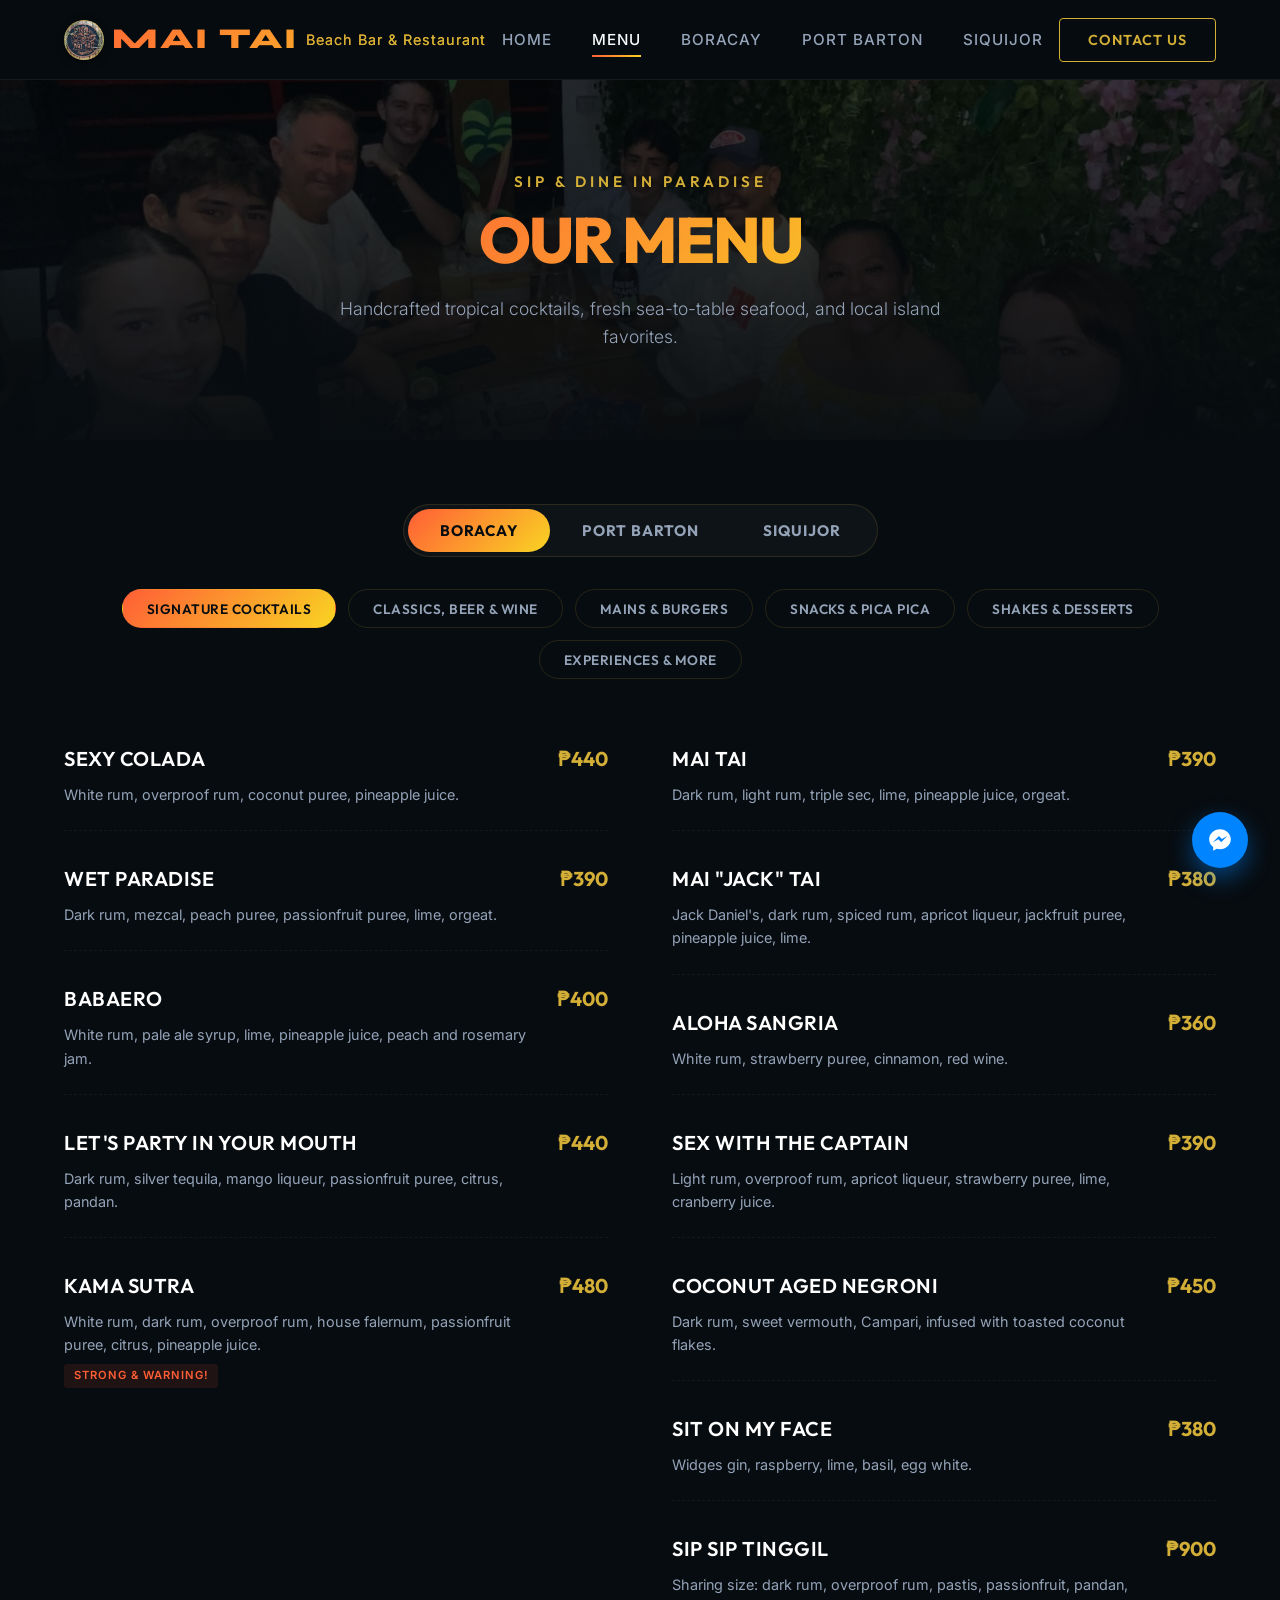
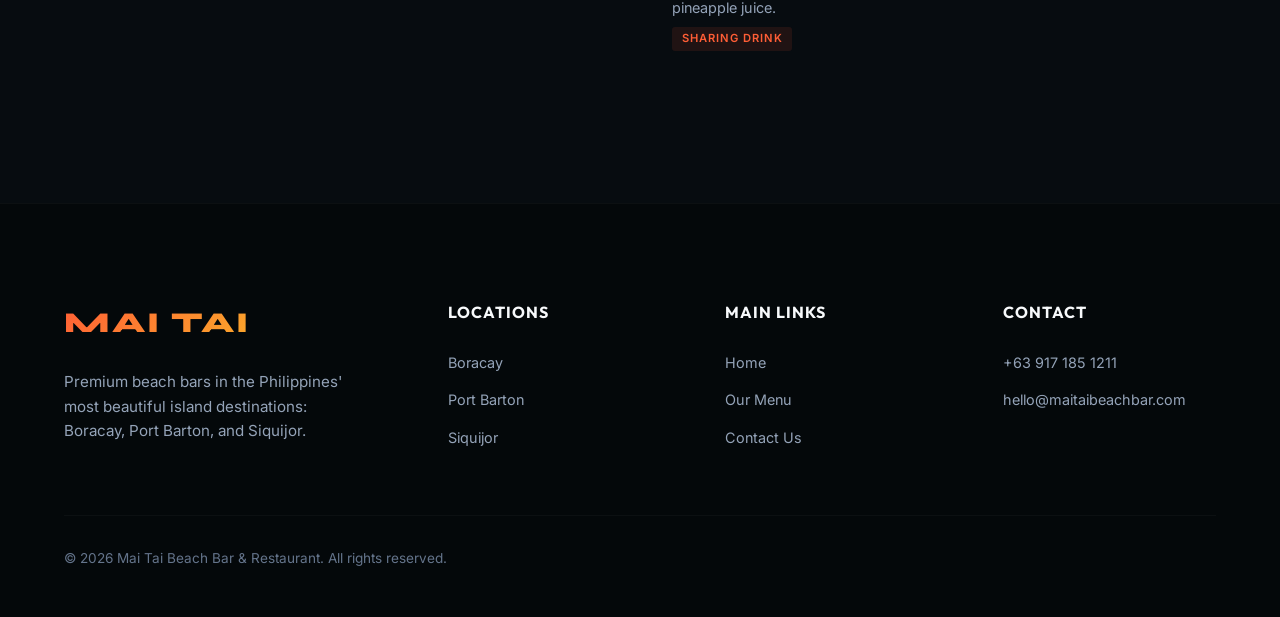
<file: menu.html>
<!DOCTYPE html>
<html lang="en">
<head>
  <meta charset="UTF-8">
  <meta name="viewport" content="width=device-width, initial-scale=1.0">
  <title>Mai Tai Beach Bar & Restaurant | Our Menu</title>
  <meta name="description" content="Explore the menus of Mai Tai Beach Bar across our locations in Boracay, Port Barton, and Siquijor. Handcrafted cocktails, fresh seafood grill, and tropical beachside snacks.">
  
  <link rel="icon" type="image/png" href="assets/images/favicon.png">
  <link rel="apple-touch-icon" href="assets/images/apple-touch-icon.png">
  <link rel="stylesheet" href="css/style.css">
</head>
<body>

  <!-- Navigation -->
  <nav class="navbar" id="main-nav">
    <a href="index.html" class="logo">
      MAI TAI <span>Beach Bar & Restaurant</span>
    </a>
    <ul class="nav-links" id="nav-menu">
      <li class="nav-item"><a href="index.html">Home</a></li>
      <li class="nav-item active"><a href="menu.html">Menu</a></li>
      <li class="nav-item"><a href="boracay.html">Boracay</a></li>
      <li class="nav-item"><a href="port-barton.html">Port Barton</a></li>
      <li class="nav-item"><a href="siquijor.html">Siquijor</a></li>
    </ul>
    <button class="nav-btn open-contact-modal">Contact Us</button>
    <button class="hamburger" id="nav-toggle" aria-label="Toggle Menu">
      <span></span>
      <span></span>
      <span></span>
    </button>
  </nav>

  <!-- Page Header -->
  <header class="branch-hero" style="height: 40vh; min-height: 300px;">
    <div class="branch-hero-bg" style="background-image: url('assets/images/boracay/bora-18.jpg'); filter: brightness(0.4);"></div>
    <div class="branch-hero-content">
      <span class="branch-tag">SIP & DINE IN PARADISE</span>
      <h1 class="branch-title" style="font-size: 4rem;">Our Menu</h1>
      <p class="branch-subtitle" style="font-size: 1.1rem;">Handcrafted tropical cocktails, fresh sea-to-table seafood, and local island favorites.</p>
    </div>
  </header>

  <!-- Menu Controls Section -->
  <section class="section section-dark" style="padding-top: 4rem; padding-bottom: 2rem;">
    <div class="container menu-controls">
      <!-- Location Selector -->
      <div class="menu-location-selector">
        <button class="menu-loc-btn is-active" data-location="boracay">Boracay</button>
        <button class="menu-loc-btn" data-location="port-barton">Port Barton</button>
        <button class="menu-loc-btn" data-location="siquijor">Siquijor</button>
      </div>

      <!-- Category Tabs -->
      <div class="menu-category-tabs">
        <button class="menu-tab-btn is-active" data-category="signature">Signature Cocktails</button>
        <button class="menu-tab-btn" data-category="classics">Classics, Beer & Wine</button>
        <button class="menu-tab-btn" data-category="mains">Mains & Burgers</button>
        <button class="menu-tab-btn" data-category="snacks">Snacks & Pica Pica</button>
        <button class="menu-tab-btn" data-category="desserts">Shakes & Desserts</button>
        <button class="menu-tab-btn" data-category="experiences">Experiences & More</button>
      </div>
    </div>
  </section>

  <!-- Menu Content Section -->
  <section class="section section-dark" style="padding-top: 0;">
    <div class="container">

      <!-- ==============================================
           BORACAY BRANCH MENU WRAPPER
           ============================================== -->
      <div class="menu-location-wrapper is-active" data-location="boracay">
        
        <!-- Signature Cocktails -->
        <div class="menu-tab-content is-active" data-category="signature">
          <div class="menu-grid">
            <div class="menu-items-list">
              <div class="menu-item">
                <div class="menu-item-header"><h4 class="menu-item-name">Sexy Colada</h4><span class="menu-item-price">₱440</span></div>
                <p class="menu-item-desc">White rum, overproof rum, coconut puree, pineapple juice.</p>
              </div>
              <div class="menu-item">
                <div class="menu-item-header"><h4 class="menu-item-name">Wet Paradise</h4><span class="menu-item-price">₱390</span></div>
                <p class="menu-item-desc">Dark rum, mezcal, peach puree, passionfruit puree, lime, orgeat.</p>
              </div>
              <div class="menu-item">
                <div class="menu-item-header"><h4 class="menu-item-name">Babaero</h4><span class="menu-item-price">₱400</span></div>
                <p class="menu-item-desc">White rum, pale ale syrup, lime, pineapple juice, peach and rosemary jam.</p>
              </div>
              <div class="menu-item">
                <div class="menu-item-header"><h4 class="menu-item-name">Let's Party In Your Mouth</h4><span class="menu-item-price">₱440</span></div>
                <p class="menu-item-desc">Dark rum, silver tequila, mango liqueur, passionfruit puree, citrus, pandan.</p>
              </div>
              <div class="menu-item">
                <div class="menu-item-header"><h4 class="menu-item-name">Kama Sutra</h4><span class="menu-item-price">₱480</span></div>
                <p class="menu-item-desc">White rum, dark rum, overproof rum, house falernum, passionfruit puree, citrus, pineapple juice.</p>
                <span class="menu-item-tag">Strong & Warning!</span>
              </div>
            </div>
            
            <div class="menu-items-list">
              <div class="menu-item">
                <div class="menu-item-header"><h4 class="menu-item-name">Mai Tai</h4><span class="menu-item-price">₱390</span></div>
                <p class="menu-item-desc">Dark rum, light rum, triple sec, lime, pineapple juice, orgeat.</p>
              </div>
              <div class="menu-item">
                <div class="menu-item-header"><h4 class="menu-item-name">Mai "Jack" Tai</h4><span class="menu-item-price">₱380</span></div>
                <p class="menu-item-desc">Jack Daniel's, dark rum, spiced rum, apricot liqueur, jackfruit puree, pineapple juice, lime.</p>
              </div>
              <div class="menu-item">
                <div class="menu-item-header"><h4 class="menu-item-name">Aloha Sangria</h4><span class="menu-item-price">₱360</span></div>
                <p class="menu-item-desc">White rum, strawberry puree, cinnamon, red wine.</p>
              </div>
              <div class="menu-item">
                <div class="menu-item-header"><h4 class="menu-item-name">Sex With The Captain</h4><span class="menu-item-price">₱390</span></div>
                <p class="menu-item-desc">Light rum, overproof rum, apricot liqueur, strawberry puree, lime, cranberry juice.</p>
              </div>
              <div class="menu-item">
                <div class="menu-item-header"><h4 class="menu-item-name">Coconut Aged Negroni</h4><span class="menu-item-price">₱450</span></div>
                <p class="menu-item-desc">Dark rum, sweet vermouth, Campari, infused with toasted coconut flakes.</p>
              </div>
              <div class="menu-item">
                <div class="menu-item-header"><h4 class="menu-item-name">Sit On My Face</h4><span class="menu-item-price">₱380</span></div>
                <p class="menu-item-desc">Widges gin, raspberry, lime, basil, egg white.</p>
              </div>
              <div class="menu-item">
                <div class="menu-item-header"><h4 class="menu-item-name">Sip Sip Tinggil</h4><span class="menu-item-price">₱900</span></div>
                <p class="menu-item-desc">Sharing size: dark rum, overproof rum, pastis, passionfruit, pandan, pineapple juice.</p>
                <span class="menu-item-tag">Sharing Drink</span>
              </div>
            </div>
          </div>
        </div>

        <!-- Classics, Beer & Wine -->
        <div class="menu-tab-content" data-category="classics">
          <div class="menu-grid">
            <div class="menu-items-list">
              <h3 class="menu-category-title">Classic Cocktails <span>₱380 Each</span></h3>
              <div class="menu-item"><div class="menu-item-header"><h4 class="menu-item-name">Margarita</h4></div></div>
              <div class="menu-item"><div class="menu-item-header"><h4 class="menu-item-name">Mojito</h4></div></div>
              <div class="menu-item"><div class="menu-item-header"><h4 class="menu-item-name">Amaretto Sour</h4></div></div>
              <div class="menu-item"><div class="menu-item-header"><h4 class="menu-item-name">Negroni</h4></div></div>
              <div class="menu-item"><div class="menu-item-header"><h4 class="menu-item-name">Old Fashioned</h4></div></div>
              
              <h3 class="menu-category-title" style="margin-top: 2rem;">Spritz O'Clock <span>₱350 Each</span></h3>
              <div class="menu-item"><div class="menu-item-header"><h4 class="menu-item-name">Romeo Licks Juliet</h4><p class="menu-item-desc">Peach liqueur, aperitivo, prosecco.</p></div></div>
              <div class="menu-item"><div class="menu-item-header"><h4 class="menu-item-name">S*ck My Berry</h4><p class="menu-item-desc">Blackcurrant liqueur, bitter scuro, prosecco.</p></div></div>
            </div>
            
            <div class="menu-items-list">
              <h3 class="menu-category-title">Ice-Cold Beer <span>From ₱125</span></h3>
              <div class="menu-item"><div class="menu-item-header"><h4 class="menu-item-name">San Miguel Light</h4><span class="menu-item-price">₱125</span></div></div>
              <div class="menu-item"><div class="menu-item-header"><h4 class="menu-item-name">San Miguel Pale Pilsen</h4><span class="menu-item-price">₱125</span></div></div>
              <div class="menu-item"><div class="menu-item-header"><h4 class="menu-item-name">Red Horse</h4><span class="menu-item-price">₱125</span></div></div>
              <div class="menu-item"><div class="menu-item-header"><h4 class="menu-item-name">Corona</h4><span class="menu-item-price">₱220</span></div></div>
              
              <h3 class="menu-category-title" style="margin-top: 2rem;">Wine <span>By the Glass / Bottle</span></h3>
              <div class="menu-item">
                <div class="menu-item-header"><h4 class="menu-item-name">Prosecco, Millesimato</h4><span class="menu-item-price">₱350 / ₱1,500</span></div>
              </div>
              <div class="menu-item">
                <div class="menu-item-header"><h4 class="menu-item-name">House White / Red</h4><span class="menu-item-price">₱1,500 Bottle</span></div>
              </div>
              <div class="menu-item">
                <div class="menu-item-header"><h4 class="menu-item-name">Lionel Osmin Rose</h4><span class="menu-item-price">₱1,800 Bottle</span></div>
              </div>
            </div>
          </div>
        </div>

        <!-- Mains & Burgers -->
        <div class="menu-tab-content" data-category="mains">
          <div class="menu-grid">
            <div class="menu-items-list">
              <h3 class="menu-category-title">Burgers & Sandwiches <span>With Fries</span></h3>
              <div class="menu-item">
                <div class="menu-item-header"><h4 class="menu-item-name">Mai Tai Burger</h4><span class="menu-item-price">₱450</span></div>
                <p class="menu-item-desc">Our signature premium beef patty, cheddar, pineapple slice, bacon, crispy lettuce, onions.</p>
              </div>
              <div class="menu-item">
                <div class="menu-item-header"><h4 class="menu-item-name">Beef Burger</h4><span class="menu-item-price">₱420</span></div>
                <p class="menu-item-desc">Classic grilled beef patty, lettuce, tomato, cheese, special house burger sauce.</p>
              </div>
              <div class="menu-item">
                <div class="menu-item-header"><h4 class="menu-item-name">Adobo Burger</h4><span class="menu-item-price">₱390</span></div>
                <p class="menu-item-desc">Savory shredded pork adobo glaze patty with pickled papaya (atchara) in a brioche bun.</p>
              </div>
            </div>
            
            <div class="menu-items-list">
              <h3 class="menu-category-title">Main Courses <span>Island Specialties</span></h3>
              <div class="menu-item">
                <div class="menu-item-header"><h4 class="menu-item-name">Mai Tai Fish & Chips</h4><span class="menu-item-price">₱430</span></div>
                <p class="menu-item-desc">Crispy beer-battered fish fillets served with golden french fries and garlic aioli dip.</p>
              </div>
              <div class="menu-item">
                <div class="menu-item-header"><h4 class="menu-item-name">Island Ceviche</h4><span class="menu-item-price">₱430</span></div>
                <p class="menu-item-desc">Freshly caught Tanigue fish cured in lime and vinegar, mixed with ginger, onions, chilies, and coconut milk.</p>
              </div>
              <div class="menu-item">
                <div class="menu-item-header"><h4 class="menu-item-name">Pork Sisig</h4><span class="menu-item-price">₱380</span></div>
                <p class="menu-item-desc">Finely chopped crispy pork mask and ears, seasoned with onion, chili, calamansi, on a sizzling hot plate.</p>
              </div>
            </div>
          </div>
        </div>

        <!-- Snacks & Pica Pica -->
        <div class="menu-tab-content" data-category="snacks">
          <div class="menu-grid">
            <div class="menu-items-list">
              <h3 class="menu-category-title">Pica Pica <span>Bar Bites</span></h3>
              <div class="menu-item">
                <div class="menu-item-header"><h4 class="menu-item-name">Sisig Calamari Tostadas</h4><span class="menu-item-price">₱420</span></div>
                <p class="menu-item-desc">Crispy tostada shells topped with sizzling calamari sisig, garlic cream, onion, cilantro.</p>
              </div>
              <div class="menu-item">
                <div class="menu-item-header"><h4 class="menu-item-name">Stuffed Calamari with Aioli</h4><span class="menu-item-price">₱450</span></div>
                <p class="menu-item-desc">Whole grilled calamari stuffed with tomato, onion, and herbs, served with garlic aioli.</p>
              </div>
              <div class="menu-item">
                <div class="menu-item-header"><h4 class="menu-item-name">Coco Chicken Skewers</h4><span class="menu-item-price">₱400</span></div>
                <p class="menu-item-desc">Tender chicken skewers marinated in coconut milk and spices, grilled to perfection.</p>
              </div>
            </div>
            
            <div class="menu-items-list">
              <h3 class="menu-category-title">To Share... Or Not <span>Platters</span></h3>
              <div class="menu-item">
                <div class="menu-item-header"><h4 class="menu-item-name">Tiki Sisig Nachos</h4><span class="menu-item-price">₱350</span></div>
                <p class="menu-item-desc">Crispy tortilla chips topped with pork sisig, liquid cheese, jalapeños, onions, sour cream.</p>
              </div>
              <div class="menu-item">
                <div class="menu-item-header"><h4 class="menu-item-name">Lemongrass Chicken Wings</h4><span class="menu-item-price">₱330</span></div>
                <p class="menu-item-desc">Crispy chicken wings tossed in a sweet and tangy lemongrass garlic glaze.</p>
              </div>
              <div class="menu-item">
                <div class="menu-item-header"><h4 class="menu-item-name">Pork Dynamite</h4><span class="menu-item-price">₱320</span></div>
                <p class="menu-item-desc">Green chilies stuffed with seasoned ground pork and cheese, wrapped in spring roll wrapper, fried crispy.</p>
              </div>
              <div class="menu-item">
                <div class="menu-item-header"><h4 class="menu-item-name">Beef Quesadilla</h4><span class="menu-item-price">₱360</span></div>
                <p class="menu-item-desc">Warm flour tortilla stuffed with seasoned shredded beef, melted cheddar and mozzarella, served with salsa and sour cream.</p>
              </div>
            </div>
          </div>
        </div>

        <!-- Shakes & Desserts -->
        <div class="menu-tab-content" data-category="desserts">
          <div class="menu-grid">
            <div class="menu-items-list">
              <h3 class="menu-category-title">Desserts <span>Sweet Paradise</span></h3>
              <div class="menu-item">
                <div class="menu-item-header"><h4 class="menu-item-name">Pirate Fruit Platter with Rum</h4><span class="menu-item-price">₱350</span></div>
                <p class="menu-item-desc">Fresh tropical seasonal fruits served with a warm, rum-infused caramel dipping sauce.</p>
              </div>
            </div>
            <div class="menu-items-list">
              <h3 class="menu-category-title">Got Rice? <span>Sides</span></h3>
              <div class="menu-item"><div class="menu-item-header"><h4 class="menu-item-name">Plain Rice</h4><span class="menu-item-price">₱30</span></div></div>
              <div class="menu-item"><div class="menu-item-header"><h4 class="menu-item-name">Garlic Rice</h4><span class="menu-item-price">₱50</span></div></div>
            </div>
          </div>
        </div>

        <!-- Experiences (None for Boracay, standard notice) -->
        <div class="menu-tab-content" data-category="experiences">
          <div style="text-align: center; padding: 4rem 2rem;">
            <svg style="width: 60px; height: 60px; color: var(--primary-gold); margin-bottom: 1.5rem;" fill="none" stroke="currentColor" stroke-linecap="round" stroke-linejoin="round" stroke-width="1.5" viewBox="0 0 24 24"><path d="M5 3v4M3 5h4M6 17v4m-2-2h4m5-16l2.286 6.857L21 12l-5.714 2.286L13 21l-2.286-5.714L5 13l5.714-2.286L13 3z"/></svg>
            <h3 style="font-size: 1.5rem; text-transform: uppercase; margin-bottom: 0.5rem;">Boracay Happenings</h3>
            <p style="color: var(--text-secondary); max-width: 500px; margin: 0 auto;">Join us for nightly fire dancer shows and local DJ sessions starting at 5:30 PM. No bookings needed for the show, just walk right in!</p>
          </div>
        </div>

      </div>

      <!-- ==============================================
           PORT BARTON BRANCH MENU WRAPPER
           ============================================== -->
      <div class="menu-location-wrapper" data-location="port-barton">
        
        <!-- Signature Cocktails -->
        <div class="menu-tab-content is-active" data-category="signature">
          <div class="menu-grid">
            <div class="menu-items-list">
              <div class="menu-item">
                <div class="menu-item-header"><h4 class="menu-item-name">Sexy Colada</h4><span class="menu-item-price">₱380</span></div>
                <p class="menu-item-desc">White rum, dark rum, coconut cream, pineapple juice.</p>
              </div>
              <div class="menu-item">
                <div class="menu-item-header"><h4 class="menu-item-name">Kama Sutra</h4><span class="menu-item-price">₱390</span></div>
                <p class="menu-item-desc">Dark rum, passionfruit puree, citrus, pineapple juice.</p>
              </div>
              <div class="menu-item">
                <div class="menu-item-header"><h4 class="menu-item-name">Mai Tai</h4><span class="menu-item-price">₱390</span></div>
                <p class="menu-item-desc">Dark & light rum, triple sec, lime, pineapple juice, almond orgeat.</p>
              </div>
              <div class="menu-item">
                <div class="menu-item-header"><h4 class="menu-item-name">Sip Sip Tinggil</h4><span class="menu-item-price">₱540</span></div>
                <p class="menu-item-desc">Sharing portion: dark rum, tequila, pastis, mango puree, citrus, pineapple.</p>
                <span class="menu-item-tag">Sharing Drink</span>
              </div>
            </div>
            
            <div class="menu-items-list">
              <div class="menu-item">
                <div class="menu-item-header"><h4 class="menu-item-name">Margarita</h4><span class="menu-item-price">₱390</span></div>
                <p class="menu-item-desc">Tequila, triple sec, lime, organic cane sugar.</p>
              </div>
              <div class="menu-item">
                <div class="menu-item-header"><h4 class="menu-item-name">Amaretto Sour</h4><span class="menu-item-price">₱380</span></div>
                <p class="menu-item-desc">Amaretto liqueur, freshly squeezed lemon juice, egg white.</p>
              </div>
              <div class="menu-item">
                <div class="menu-item-header"><h4 class="menu-item-name">Mango Daiquiri</h4><span class="menu-item-price">₱420</span></div>
                <p class="menu-item-desc">Rum, fresh sweet Palawan mango, lime, organic sugar.</p>
              </div>
              <div class="menu-item">
                <div class="menu-item-header"><h4 class="menu-item-name">Watermelon Daiquiri</h4><span class="menu-item-price">₱390</span></div>
                <p class="menu-item-desc">Rum, fresh local watermelon, lime, sugar.</p>
              </div>
            </div>
          </div>
        </div>

        <!-- Classics, Beer & Wine -->
        <div class="menu-tab-content" data-category="classics">
          <div class="menu-grid">
            <div class="menu-items-list">
              <h3 class="menu-category-title">Spirits <span>Priced Per Shot</span></h3>
              <div class="menu-item"><div class="menu-item-header"><h4 class="menu-item-name">Planteray Original Dark Rum</h4><span class="menu-item-price">₱220</span></div></div>
              <div class="menu-item"><div class="menu-item-header"><h4 class="menu-item-name">Planteray OFTD Overproof Rum</h4><span class="menu-item-price">₱330</span></div></div>
              <div class="menu-item"><div class="menu-item-header"><h4 class="menu-item-name">Plantation XO Rum</h4><span class="menu-item-price">₱500</span></div></div>
              <div class="menu-item"><div class="menu-item-header"><h4 class="menu-item-name">Patron Silver Tequila</h4><span class="menu-item-price">₱300</span></div></div>
              <div class="menu-item"><div class="menu-item-header"><h4 class="menu-item-name">Hendrick's Gin</h4><span class="menu-item-price">₱320</span></div></div>
              <div class="menu-item"><div class="menu-item-header"><h4 class="menu-item-name">Glenfiddich 12yrs Whisky</h4><span class="menu-item-price">₱450</span></div></div>
            </div>
            
            <div class="menu-items-list">
              <h3 class="menu-category-title">Beer <span>Cold Bottles</span></h3>
              <div class="menu-item"><div class="menu-item-header"><h4 class="menu-item-name">San Miguel Light / Pale / Apple</h4><span class="menu-item-price">₱110</span></div></div>
              <div class="menu-item"><div class="menu-item-header"><h4 class="menu-item-name">Red Horse</h4><span class="menu-item-price">₱110</span></div></div>
              <div class="menu-item"><div class="menu-item-header"><h4 class="menu-item-name">Corona</h4><span class="menu-item-price">₱200</span></div></div>
              <div class="menu-item"><div class="menu-item-header"><h4 class="menu-item-name">Mai Tai Pale Ale</h4><span class="menu-item-price">₱240</span></div></div>
              
              <h3 class="menu-category-title" style="margin-top: 2rem;">Wine <span>European Bottles</span></h3>
              <div class="menu-item"><div class="menu-item-header"><h4 class="menu-item-name">Prosecco, Millesimato</h4><span class="menu-item-price">₱1,200</span></div></div>
              <div class="menu-item"><div class="menu-item-header"><h4 class="menu-item-name">La Vie en Rose (Rose)</h4><span class="menu-item-price">₱1,200</span></div></div>
              <div class="menu-item"><div class="menu-item-header"><h4 class="menu-item-name">Conquesta White (Chardonnay)</h4><span class="menu-item-price">₱1,200</span></div></div>
            </div>
          </div>
        </div>

        <!-- Mains & Burgers -->
        <div class="menu-tab-content" data-category="mains">
          <div class="menu-grid">
            <div class="menu-items-list">
              <h3 class="menu-category-title">Mains <span>With Rice, Quinoa or Fries</span></h3>
              <div class="menu-item">
                <div class="menu-item-header"><h4 class="menu-item-name">Spicy BBQ Marinated Pork</h4><span class="menu-item-price">₱360</span></div>
                <p class="menu-item-desc">Pork ribs or shoulder marinated in a blend of honey, soy, and chilies, grilled over hot charcoal.</p>
              </div>
              <div class="menu-item">
                <div class="menu-item-header"><h4 class="menu-item-name">BBQ Chicken Teriyaki</h4><span class="menu-item-price">₱380</span></div>
                <p class="menu-item-desc">Flame-grilled chicken thigh glazed with teriyaki sauce, caramelized and served with fresh greens.</p>
              </div>
              <div class="menu-item">
                <div class="menu-item-header"><h4 class="menu-item-name">Chicken Cordon Bleu</h4><span class="menu-item-price">₱480</span></div>
                <p class="menu-item-desc">Crispy breaded chicken breast stuffed with smoked ham and melted cheese, served with white cream sauce.</p>
              </div>
            </div>
            
            <div class="menu-items-list">
              <h3 class="menu-category-title">Fresh Catch & Specials <span>Local Port Barton Sea</span></h3>
              <div class="menu-item">
                <div class="menu-item-header"><h4 class="menu-item-name">Grilled Fish</h4><span class="menu-item-price">₱420</span></div>
                <p class="menu-item-desc">Freshly caught whole snapper, seasoned with garlic, lemon and herbs, charcoal-grilled. Served with salad.</p>
              </div>
              <div class="menu-item">
                <div class="menu-item-header"><h4 class="menu-item-name">Tropical BBQ Lobster (500g)</h4><span class="menu-item-price">₱1,980</span></div>
                <p class="menu-item-desc">Fresh whole lobster glazed with garlic citrus butter, cooked over open charcoal. Beach luxury style.</p>
                <span class="menu-item-tag">Premium Fresh Catch</span>
              </div>
              <div class="menu-item">
                <div class="menu-item-header"><h4 class="menu-item-name">Happy Kids Meal</h4><span class="menu-item-price">₱220</span></div>
                <p class="menu-item-desc">Golden chicken nuggets served with crispy french fries and ketchup dip.</p>
              </div>
            </div>
          </div>
        </div>

        <!-- Snacks & Pica Pica -->
        <div class="menu-tab-content" data-category="snacks">
          <div class="menu-grid">
            <div class="menu-items-list">
              <h3 class="menu-category-title">Appetizers <span>Snacks</span></h3>
              <div class="menu-item">
                <div class="menu-item-header"><h4 class="menu-item-name">Veggie Lumpia</h4><span class="menu-item-price">₱340</span></div>
                <p class="menu-item-desc">Deep-fried vegetable spring rolls served with local spiced vinegar dip.</p>
              </div>
              <div class="menu-item">
                <div class="menu-item-header"><h4 class="menu-item-name">Calamares</h4><span class="menu-item-price">₱340</span></div>
                <p class="menu-item-desc">Crispy deep-fried squid rings served with garlic dipping sauce.</p>
              </div>
            </div>
            
            <div class="menu-items-list">
              <h3 class="menu-category-title">Simple Bites <span>Sides</span></h3>
              <div class="menu-item">
                <div class="menu-item-header"><h4 class="menu-item-name">Chicken Fingers</h4><span class="menu-item-price">₱320</span></div>
                <p class="menu-item-desc">Crispy breaded chicken strips served with honey mustard sauce.</p>
              </div>
              <div class="menu-item">
                <div class="menu-item-header"><h4 class="menu-item-name">French Fries</h4><span class="menu-item-price">₱190</span></div>
                <p class="menu-item-desc">Thick-cut golden salted potato fries.</p>
              </div>
            </div>
          </div>
        </div>

        <!-- Shakes & Desserts -->
        <div class="menu-tab-content" data-category="desserts">
          <div class="menu-grid">
            <div class="menu-items-list">
              <h3 class="menu-category-title">Fresh Fruit Shakes <span>₱240 Each</span></h3>
              <div class="menu-item"><div class="menu-item-header"><h4 class="menu-item-name">Calamansi Shake</h4></div></div>
              <div class="menu-item"><div class="menu-item-header"><h4 class="menu-item-name">Mango Shake</h4></div></div>
              <div class="menu-item"><div class="menu-item-header"><h4 class="menu-item-name">Watermelon Shake</h4></div></div>
              <div class="menu-item"><div class="menu-item-header"><h4 class="menu-item-name">Pineapple Shake</h4></div></div>
            </div>
            
            <div class="menu-items-list">
              <h3 class="menu-category-title">Fresh Coconut <span>Healthy & Cold</span></h3>
              <div class="menu-item"><div class="menu-item-header"><h4 class="menu-item-name">Fresh Coconut Shake</h4><span class="menu-item-price">₱240</span></div></div>
              <div class="menu-item"><div class="menu-item-header"><h4 class="menu-item-name">Fresh Coconut Juice (Whole Fruit)</h4><span class="menu-item-price">₱200</span></div></div>
              <div class="menu-item"><div class="menu-item-header"><h4 class="menu-item-name">Banana Shake</h4><span class="menu-item-price">₱240</span></div></div>
            </div>
          </div>
        </div>

        <!-- Experiences (Port Barton tours, smoke) -->
        <div class="menu-tab-content" data-category="experiences">
          <div class="menu-grid">
            <div class="menu-items-list">
              <h3 class="menu-category-title">Island Hopping Boat Tours <span>Departing from Mai Tai</span></h3>
              <div class="menu-item">
                <div class="menu-item-header"><h4 class="menu-item-name">Sharing Boat Tour</h4><span class="menu-item-price">₱2,099 / person</span></div>
                <p class="menu-item-desc">Full day group tour (9am-4pm) to Turtle Spot, Paradise Island, Twin Reef, Sandbar. Includes guide, lunch, snorkeling mask, eco tax.</p>
              </div>
              <div class="menu-item">
                <div class="menu-item-header"><h4 class="menu-item-name">Private Boat Tour</h4><span class="menu-item-price">₱3,950 / person</span></div>
                <p class="menu-item-desc">Exclusive private full day tour. Includes all sharing tour stops plus Capsalay reef, drone shots/video, dinner and sunset drinks back at Mai Tai!</p>
                <span class="menu-item-tag">Highly Recommended</span>
              </div>
            </div>
            
            <div class="menu-items-list">
              <h3 class="menu-category-title">Shisha & Smokes <span>Vibes</span></h3>
              <div class="menu-item">
                <div class="menu-item-header"><h4 class="menu-item-name">Premium Shisha Hookah</h4><span class="menu-item-price">₱890</span></div>
                <p class="menu-item-desc">Multiple flavors (Double Apple, Mint, Watermelon) served at your table.</p>
              </div>
              <div class="menu-item">
                <div class="menu-item-header"><h4 class="menu-item-name">Pack of Cigarettes</h4><span class="menu-item-price">₱300</span></div>
              </div>
            </div>
          </div>
        </div>

      </div>

      <!-- ==============================================
           SIQUIJOR BRANCH MENU WRAPPER
           ============================================== -->
      <div class="menu-location-wrapper" data-location="siquijor">
        
        <!-- Signature Cocktails -->
        <div class="menu-tab-content is-active" data-category="signature">
          <div class="menu-grid">
            <div class="menu-items-list">
              <div class="menu-item">
                <div class="menu-item-header"><h4 class="menu-item-name">Sexy Colada</h4><span class="menu-item-price">₱390</span></div>
                <p class="menu-item-desc">Planteray 3 Stars rum, Planteray overproof rum, coconut puree, pineapple juice.</p>
              </div>
              <div class="menu-item">
                <div class="menu-item-header"><h4 class="menu-item-name">Babaero</h4><span class="menu-item-price">₱360</span></div>
                <p class="menu-item-desc">Planteray 3 Stars rum, pale ale syrup, lime, pineapple juice, peach.</p>
              </div>
              <div class="menu-item">
                <div class="menu-item-header"><h4 class="menu-item-name">Let's Party In Your Mouth</h4><span class="menu-item-price">₱390</span></div>
                <p class="menu-item-desc">Planteray dark rum, Arette blanco tequila, mango liqueur, passionfruit, pandan.</p>
              </div>
              <div class="menu-item">
                <div class="menu-item-header"><h4 class="menu-item-name">Kama Sutra</h4><span class="menu-item-price">₱450</span></div>
                <p class="menu-item-desc">Planteray 3 Stars rum, Planteray dark rum, Planteray overproof, falernum, passionfruit, lime, pineapple juice.</p>
              </div>
              <div class="menu-item">
                <div class="menu-item-header"><h4 class="menu-item-name">Sip Sip Tinggil</h4><span class="menu-item-price">₱900</span></div>
                <p class="menu-item-desc">Sharing size: Planteray dark rum, overproof rum, pastis, passionfruit, pandan, pineapple juice.</p>
                <span class="menu-item-tag">Sharing Drink</span>
              </div>
            </div>
            
            <div class="menu-items-list">
              <div class="menu-item">
                <div class="menu-item-header"><h4 class="menu-item-name">Mai Tai</h4><span class="menu-item-price">₱380</span></div>
                <p class="menu-item-desc">Planteray dark rum, Luxardo Amaretto, triple sec, lime, pineapple, orgeat.</p>
              </div>
              <div class="menu-item">
                <div class="menu-item-header"><h4 class="menu-item-name">Aloha Sangria</h4><span class="menu-item-price">₱350</span></div>
                <p class="menu-item-desc">Planteray 3 Stars rum, strawberry, cinnamon, red wine.</p>
              </div>
              <div class="menu-item">
                <div class="menu-item-header"><h4 class="menu-item-name">Sex With The Captain</h4><span class="menu-item-price">₱390</span></div>
                <p class="menu-item-desc">Planteray 3 Stars rum, Planteray dark rum, apricot liqueur, strawberry, lime, cranberry.</p>
              </div>
              <div class="menu-item">
                <div class="menu-item-header"><h4 class="menu-item-name">Coconut Aged Negroni</h4><span class="menu-item-price">₱390</span></div>
                <p class="menu-item-desc">Planteray dark rum, Mancino Vermouth Rosso, Rinomato Bitter Scuro, pandan.</p>
              </div>
              <div class="menu-item">
                <div class="menu-item-header"><h4 class="menu-item-name">Sit On My Face</h4><span class="menu-item-price">₱380</span></div>
                <p class="menu-item-desc">Widges gin, raspberry lime, basil, egg white.</p>
              </div>
            </div>
          </div>
        </div>

        <!-- Classics, Beer & Wine -->
        <div class="menu-tab-content" data-category="classics">
          <div class="menu-grid">
            <div class="menu-items-list">
              <h3 class="menu-category-title">Classic Cocktails <span>₱380 Each</span></h3>
              <div class="menu-item"><div class="menu-item-header"><h4 class="menu-item-name">Margarita</h4></div></div>
              <div class="menu-item"><div class="menu-item-header"><h4 class="menu-item-name">Mojito</h4></div></div>
              <div class="menu-item"><div class="menu-item-header"><h4 class="menu-item-name">Amaretto Sour</h4></div></div>
              <div class="menu-item"><div class="menu-item-header"><h4 class="menu-item-name">Singapore Sling</h4></div></div>
              
              <h3 class="menu-category-title" style="margin-top: 2rem;">Spritz <span>₱390 Each</span></h3>
              <div class="menu-item"><div class="menu-item-header"><h4 class="menu-item-name">Romeo Licks Juliet</h4><p class="menu-item-desc">Lortron Melon Liqueur, Luxardo apertivo, prosecco.</p></div></div>
              <div class="menu-item"><div class="menu-item-header"><h4 class="menu-item-name">S*ck My Berry</h4><p class="menu-item-desc">Cartron blueberry liqueur, Luxardo Rosso bitter, prosecco.</p></div></div>
              <div class="menu-item"><div class="menu-item-header"><h4 class="menu-item-name">The Pornstar</h4><p class="menu-item-desc">Vodka, passionfruit puree, prosecco.</p></div></div>
            </div>
            
            <div class="menu-items-list">
              <h3 class="menu-category-title">Local Craft & Import Beer</h3>
              <div class="menu-item"><div class="menu-item-header"><h4 class="menu-item-name">Corona</h4><span class="menu-item-price">₱136</span></div></div>
              <div class="menu-item"><div class="menu-item-header"><h4 class="menu-item-name">Mai Tai Pale Ale Beach Beer</h4><span class="menu-item-price">₱180</span></div></div>
              <div class="menu-item"><div class="menu-item-header"><h4 class="menu-item-name">Hoegaarden Rosée</h4><span class="menu-item-price">₱220</span></div></div>
              <div class="menu-item"><div class="menu-item-header"><h4 class="menu-item-name">Engkanto Mango Nation Hazy IPA</h4><span class="menu-item-price">₱300</span></div></div>
              
              <h3 class="menu-category-title" style="margin-top: 2rem;">Wine <span>By the glass / Bottle</span></h3>
              <div class="menu-item"><div class="menu-item-header"><h4 class="menu-item-name">Prosecco Sparking</h4><span class="menu-item-price">₱350 / ₱1,290</span></div></div>
              <div class="menu-item"><div class="menu-item-header"><h4 class="menu-item-name">Conquesta White/Red (Glass)</h4><span class="menu-item-price">₱270 / ₱990</span></div></div>
              <div class="menu-item"><div class="menu-item-header"><h4 class="menu-item-name">Chateau Gantonnet White/Red</h4><span class="menu-item-price">₱1,600 Bottle</span></div></div>
            </div>
          </div>
        </div>

        <!-- Mains & Burgers -->
        <div class="menu-tab-content" data-category="mains">
          <div class="menu-grid">
            <div class="menu-items-list">
              <h3 class="menu-category-title">Mains <span>International & Fusion</span></h3>
              <div class="menu-item">
                <div class="menu-item-header"><h4 class="menu-item-name">Fish & Chips</h4><span class="menu-item-price">₱490</span></div>
                <p class="menu-item-desc">Beer-battered fish fillets, golden fries, tartar sauce, lemon wedges.</p>
              </div>
              <div class="menu-item">
                <div class="menu-item-header"><h4 class="menu-item-name">Wagyu Beef Burger</h4><span class="menu-item-price">₱640</span></div>
                <p class="menu-item-desc">Wagyu beef, Emmental cheese, lettuce, tomato, pickles, truffle sauce, served with fries.</p>
              </div>
              <div class="menu-item">
                <div class="menu-item-header"><h4 class="menu-item-name">Truffle Carbonara Spaghetti</h4><span class="menu-item-price">₱550</span></div>
                <p class="menu-item-desc">Classic creamy sauce with bacon, parmesan, black pepper, and black truffle oil.</p>
              </div>
              <div class="menu-item">
                <div class="menu-item-header"><h4 class="menu-item-name">Penne Arrabbiata</h4><span class="menu-item-price">₱490</span></div>
                <p class="menu-item-desc">Spicy tomato sauce with garlic, chili, parmesan.</p>
              </div>
            </div>
            
            <div class="menu-items-list">
              <h3 class="menu-category-title">Entrees <span>Premium Grill</span></h3>
              <div class="menu-item">
                <div class="menu-item-header"><h4 class="menu-item-name">Grilled Striploin Steak</h4><span class="menu-item-price">₱1,990</span></div>
                <p class="menu-item-desc">US Beef striploin, served with chimichurri sauce and golden fries.</p>
                <span class="menu-item-tag">Premium Meat</span>
              </div>
              <div class="menu-item">
                <div class="menu-item-header"><h4 class="menu-item-name">Catch of the Day</h4><span class="menu-item-price">₱560</span></div>
                <p class="menu-item-desc">Pan-seared market fresh fish, lemon butter sauce, seasonal quinoa salad.</p>
              </div>
              <div class="menu-item">
                <div class="menu-item-header"><h4 class="menu-item-name">Pork Curry</h4><span class="menu-item-price">₱460</span></div>
                <p class="menu-item-desc">Slow-cooked tender pork in aromatic coconut curry sauce, served with steamed rice.</p>
              </div>
              <div class="menu-item">
                <div class="menu-item-header"><h4 class="menu-item-name">Tapa Rice Bowl</h4><span class="menu-item-price">₱390</span></div>
                <p class="menu-item-desc">Garlic rice, sunny-side egg, beef tapa, papaya atchara.</p>
              </div>
            </div>
          </div>
        </div>

        <!-- Snacks & Pica Pica -->
        <div class="menu-tab-content" data-category="snacks">
          <div class="menu-grid">
            <div class="menu-items-list">
              <h3 class="menu-category-title">Appetizers & Salads <span>Crispy & Fresh</span></h3>
              <div class="menu-item">
                <div class="menu-item-header"><h4 class="menu-item-name">Caesar Salad</h4><span class="menu-item-price">₱390</span></div>
                <p class="menu-item-desc">Lettuce, parmesan, multigrain croutons, anchovy dressing. (Add chicken +60, prawns +90)</p>
              </div>
              <div class="menu-item">
                <div class="menu-item-header"><h4 class="menu-item-name">Ceviche</h4><span class="menu-item-price">₱480</span></div>
                <p class="menu-item-desc">Fresh catch cured in coconut-calamansi leche de tigre, red onion, cucumber, chili, cilantro.</p>
              </div>
              <div class="menu-item">
                <div class="menu-item-header"><h4 class="menu-item-name">Tuna Poke Bowl</h4><span class="menu-item-price">₱510</span></div>
                <p class="menu-item-desc">Yellowfin tuna, rice, espelette dressing, cucumber, carrots, mango, sesame seeds. (Sub quinoa +50)</p>
              </div>
            </div>
            
            <div class="menu-items-list">
              <h3 class="menu-category-title">Snacks <span>Comfort Food</span></h3>
              <div class="menu-item">
                <div class="menu-item-header"><h4 class="menu-item-name">Chicken Popcorn</h4><span class="menu-item-price">₱370</span></div>
                <p class="menu-item-desc">Spicy-sweet glaze, sesame seeds, green scallions.</p>
              </div>
              <div class="menu-item">
                <div class="menu-item-header"><h4 class="menu-item-name">Mai Tai Chicken Wings</h4><span class="menu-item-price">₱590</span></div>
                <p class="menu-item-desc">Crispy fried chicken wings with choice of Buffalo sauce or Honey garlic sauce.</p>
              </div>
              <div class="menu-item">
                <div class="menu-item-header"><h4 class="menu-item-name">Corn Okoy</h4><span class="menu-item-price">₱340</span></div>
                <p class="menu-item-desc">Fritters made of sweet corn, carrots, green papaya, scallions, served with spiced vinegar dip.</p>
              </div>
            </div>
          </div>
        </div>

        <!-- Shakes & Desserts -->
        <div class="menu-tab-content" data-category="desserts">
          <div class="menu-grid">
            <div class="menu-items-list">
              <h3 class="menu-category-title">Desserts <span>Sweet Siquijor</span></h3>
              <div class="menu-item">
                <div class="menu-item-header"><h4 class="menu-item-name">Coconut Brulee</h4><span class="menu-item-price">₱290</span></div>
                <p class="menu-item-desc">Creamy rich coconut custard with a hard caramelized sugar crust on top.</p>
              </div>
              <div class="menu-item">
                <div class="menu-item-header"><h4 class="menu-item-name">Chocolate Mousse</h4><span class="menu-item-price">₱250</span></div>
                <p class="menu-item-desc">Grilled pineapple topping over a rich whipped chocolate mousse cream.</p>
              </div>
            </div>
            
            <div class="menu-items-list">
              <h3 class="menu-category-title">Fruit Shakes & Tea <span>₱240 Each</span></h3>
              <div class="menu-item"><div class="menu-item-header"><h4 class="menu-item-name">Mango / Banana / Pineapple / Watermelon Shake</h4></div></div>
              <div class="menu-item"><div class="menu-item-header"><h4 class="menu-item-name">Mixed Fruits Shake</h4></div></div>
              <div class="menu-item"><div class="menu-item-header"><h4 class="menu-item-name">Lemon Iced Tea</h4><span class="menu-item-price">₱220</span></div></div>
              <div class="menu-item"><div class="menu-item-header"><h4 class="menu-item-name">Very Berry / Tropical Iced Tea</h4><span class="menu-item-price">₱260</span></div></div>
            </div>
          </div>
        </div>

        <!-- Experiences (Siquijor) -->
        <div class="menu-tab-content" data-category="experiences">
          <div style="text-align: center; padding: 4rem 2rem;">
            <svg style="width: 60px; height: 60px; color: var(--primary-gold); margin-bottom: 1.5rem;" fill="none" stroke="currentColor" stroke-linecap="round" stroke-linejoin="round" stroke-width="1.5" viewBox="0 0 24 24"><path d="M9 19V6l12-3v13M9 10l12-3M9 14l12-3M4 19H20"/></svg>
            <h3 style="font-size: 1.5rem; text-transform: uppercase; margin-bottom: 0.5rem;">Siquijor Acoustics</h3>
            <p style="color: var(--text-secondary); max-width: 500px; margin: 0 auto;">Join us for Sunset Acoustic Twilight sessions every weekday from 5:00 PM to 7:00 PM. Weekend live bands and fire performances on Friday & Saturday nights.</p>
          </div>
        </div>

      </div>

    </div>
  </section>

  <!-- Footer -->
  <footer class="footer">
    <div class="footer-grid">
      <div class="footer-brand">
        <a href="index.html" class="logo">MAI TAI</a>
        <p class="footer-desc">Premium beach bars in the Philippines' most beautiful island destinations: Boracay, Port Barton, and Siquijor.</p>
      </div>
      
      <div class="footer-col">
        <h5>Locations</h5>
        <ul class="footer-links">
          <li><a href="boracay.html">Boracay</a></li>
          <li><a href="port-barton.html">Port Barton</a></li>
          <li><a href="siquijor.html">Siquijor</a></li>
        </ul>
      </div>

      <div class="footer-col">
        <h5>Main Links</h5>
        <ul class="footer-links">
          <li><a href="index.html">Home</a></li>
          <li><a href="menu.html">Our Menu</a></li>
          <li><a href="#" class="open-contact-modal">Contact Us</a></li>
        </ul>
      </div>

      <div class="footer-col">
        <h5>Contact</h5>
        <ul class="footer-links">
          <li><a href="tel:+639171851211">+63 917 185 1211</a></li>
          <li><a href="mailto:hello@maitaibeachbar.com">hello@maitaibeachbar.com</a></li>
        </ul>
      </div>
    </div>
    
    <div class="footer-bottom">
      <p>&copy; 2026 Mai Tai Beach Bar & Restaurant. All rights reserved.</p>
    </div>
  </footer>

  <!-- Floating Messenger Button -->
  <a href="https://m.me/maitaibeachbar" target="_blank" rel="noopener noreferrer" class="floating-messenger-btn" aria-label="Chat on Messenger">
    <svg fill="currentColor" viewBox="0 0 24 24"><path d="M12 2C6.5 2 2 6.14 2 11.25c0 2.91 1.45 5.51 3.73 7.2L5.67 22l3.41-1.87c.92.26 1.9.4 2.92.4 5.5 0 10-4.14 10-9.25S17.5 2 12 2zm1.14 12.18l-2.61-2.79-5.07 2.79 5.56-5.91 2.68 2.79 5-2.79-5.56 5.92z"/></svg>
  </a>

  <!-- Contact Modal -->
  <div class="modal" id="contact-modal">
    <div class="modal-content contact-modal-width">
      <button class="modal-close" id="close-contact-modal" aria-label="Close Modal">
        <svg fill="none" stroke="currentColor" stroke-linecap="round" stroke-linejoin="round" stroke-width="2" viewBox="0 0 24 24"><path d="M6 18L18 6M6 6l12 12"/></svg>
      </button>
      
      <div class="modal-header">
        <h3>Contact Mai Tai</h3>
        <p>Get in touch with our branches directly via phone, Messenger, or Instagram.</p>
      </div>
      
      <div class="contact-branches-grid">
        <!-- Boracay -->
        <div class="contact-branch-card">
          <div>
            <h4 class="contact-branch-name">Boracay</h4>
            <div class="contact-branch-details">
              <p><strong>Address:</strong> Station 1 Beachfront, Barangay Balabag, Boracay Island</p>
              <p><strong>Hours:</strong> 11:00 AM - 12:00 AM Daily</p>
              <p><strong>Phone:</strong> +63 917 185 1211</p>
            </div>
          </div>
          <div class="contact-branch-actions">
            <a href="https://m.me/maitaibeachbar" target="_blank" rel="noopener noreferrer" class="contact-action-btn messenger-btn">
              <svg fill="currentColor" width="16" height="16" viewBox="0 0 24 24"><path d="M12 2C6.5 2 2 6.14 2 11.25c0 2.91 1.45 5.51 3.73 7.2L5.67 22l3.41-1.87c.92.26 1.9.4 2.92.4 5.5 0 10-4.14 10-9.25S17.5 2 12 2zm1.14 12.18l-2.61-2.79-5.07 2.79 5.56-5.91 2.68 2.79 5-2.79-5.56 5.92z"/></svg>
              Chat on Messenger
            </a>
            <a href="https://instagram.com/maitai.boracay" target="_blank" rel="noopener noreferrer" class="contact-action-btn instagram-btn">
              <svg fill="currentColor" width="16" height="16" viewBox="0 0 24 24"><path d="M12 2.163c3.204 0 3.584.012 4.85.07 3.252.148 4.771 1.691 4.919 4.919.058 1.265.069 1.645.069 4.849 0 3.205-.012 3.584-.069 4.849-.149 3.225-1.664 4.771-4.919 4.919-1.266.058-1.644.07-4.85.07-3.204 0-3.584-.012-4.849-.07-3.26-.149-4.771-1.699-4.919-4.92-.058-1.265-.07-1.644-.07-4.849 0-3.204.013-3.583.07-4.849.149-3.227 1.664-4.771 4.919-4.919 1.266-.057 1.645-.069 4.849-.069zm0-2c-3.259 0-3.667.014-4.947.072-4.358.2-6.78 2.618-6.98 6.98-.059 1.281-.073 1.689-.073 4.948 0 3.259.014 3.668.072 4.948.2 4.358 2.618 6.78 6.98 6.98 1.281.058 1.689.072 4.948.072 3.259 0 3.668-.014 4.948-.072 4.354-.2 6.782-2.618 6.979-6.98.059-1.28.073-1.689.073-4.948 0-3.259-.014-3.667-.072-4.947-.196-4.354-2.617-6.78-6.979-6.98-1.281-.059-1.69-.073-4.949-.073zm0 5.838c-3.403 0-6.162 2.759-6.162 6.162s2.759 6.163 6.162 6.163 6.162-2.759 6.162-6.163c0-3.403-2.759-6.162-6.162-6.162zm0 10.162c-2.209 0-4-1.79-4-4 0-2.209 1.791-4 4-4s4 1.791 4 4c0 2.21-1.791 4-4 4zm6.406-11.845c-.796 0-1.441.645-1.441 1.44s.645 1.44 1.441 1.44c.795 0 1.439-.645 1.439-1.44s-.644-1.44-1.439-1.44z"/></svg>
            </a>
          </div>
        </div>
        
        <!-- Port Barton -->
        <div class="contact-branch-card">
          <div>
            <h4 class="contact-branch-name">Port Barton</h4>
            <div class="contact-branch-details">
              <p><strong>Address:</strong> Itaytay Beach, Port Barton, San Vicente, Palawan</p>
              <p><strong>Hours:</strong> 11:00 AM - 11:00 PM Daily</p>
              <p><strong>Phone:</strong> +63 917 654 3210</p>
            </div>
          </div>
          <div class="contact-branch-actions">
            <a href="https://m.me/maitaibeachbar" target="_blank" rel="noopener noreferrer" class="contact-action-btn messenger-btn">
              <svg fill="currentColor" width="16" height="16" viewBox="0 0 24 24"><path d="M12 2C6.5 2 2 6.14 2 11.25c0 2.91 1.45 5.51 3.73 7.2L5.67 22l3.41-1.87c.92.26 1.9.4 2.92.4 5.5 0 10-4.14 10-9.25S17.5 2 12 2zm1.14 12.18l-2.61-2.79-5.07 2.79 5.56-5.91 2.68 2.79 5-2.79-5.56 5.92z"/></svg>
              Chat on Messenger
            </a>
            <a href="https://instagram.com/maitai.portbarton" target="_blank" rel="noopener noreferrer" class="contact-action-btn instagram-btn">
              <svg fill="currentColor" width="16" height="16" viewBox="0 0 24 24"><path d="M12 2.163c3.204 0 3.584.012 4.85.07 3.252.148 4.771 1.691 4.919 4.919.058 1.265.069 1.645.069 4.849 0 3.205-.012 3.584-.069 4.849-.149 3.225-1.664 4.771-4.919 4.919-1.266.058-1.644.07-4.85.07-3.204 0-3.584-.012-4.849-.07-3.26-.149-4.771-1.699-4.919-4.92-.058-1.265-.07-1.644-.07-4.849 0-3.204.013-3.583.07-4.849.149-3.227 1.664-4.771 4.919-4.919 1.266-.057 1.645-.069 4.849-.069zm0-2c-3.259 0-3.667.014-4.947.072-4.358.2-6.78 2.618-6.98 6.98-.059 1.281-.073 1.689-.073 4.948 0 3.259.014 3.668.072 4.948.2 4.358 2.618 6.78 6.98 6.98 1.281.058 1.689.072 4.948.072 3.259 0 3.668-.014 4.948-.072 4.354-.2 6.782-2.618 6.979-6.98.059-1.28.073-1.689.073-4.948 0-3.259-.014-3.667-.072-4.947-.196-4.354-2.617-6.78-6.979-6.98-1.281-.059-1.69-.073-4.949-.073zm0 5.838c-3.403 0-6.162 2.759-6.162 6.162s2.759 6.163 6.162 6.163 6.162-2.759 6.162-6.163c0-3.403-2.759-6.162-6.162-6.162zm0 10.162c-2.209 0-4-1.79-4-4 0-2.209 1.791-4 4-4s4 1.791 4 4c0 2.21-1.791 4-4 4zm6.406-11.845c-.796 0-1.441.645-1.441 1.44s.645 1.44 1.441 1.44c.795 0 1.439-.645 1.439-1.44s-.644-1.44-1.439-1.44z"/></svg>
            </a>
          </div>
        </div>
        
        <!-- Siquijor -->
        <div class="contact-branch-card">
          <div>
            <h4 class="contact-branch-name">Siquijor</h4>
            <div class="contact-branch-details">
              <p><strong>Address:</strong> Helkat Lane, Solangon, San Juan, Siquijor</p>
              <p><strong>Hours:</strong> 11:00 AM - 11:30 PM Daily</p>
              <p><strong>Phone:</strong> +63 917 321 0987</p>
            </div>
          </div>
          <div class="contact-branch-actions">
            <a href="https://m.me/maitaibeachbar" target="_blank" rel="noopener noreferrer" class="contact-action-btn messenger-btn">
              <svg fill="currentColor" width="16" height="16" viewBox="0 0 24 24"><path d="M12 2C6.5 2 2 6.14 2 11.25c0 2.91 1.45 5.51 3.73 7.2L5.67 22l3.41-1.87c.92.26 1.9.4 2.92.4 5.5 0 10-4.14 10-9.25S17.5 2 12 2zm1.14 12.18l-2.61-2.79-5.07 2.79 5.56-5.91 2.68 2.79 5-2.79-5.56 5.92z"/></svg>
              Chat on Messenger
            </a>
            <a href="https://instagram.com/mai.tai.siquijor" target="_blank" rel="noopener noreferrer" class="contact-action-btn instagram-btn">
              <svg fill="currentColor" width="16" height="16" viewBox="0 0 24 24"><path d="M12 2.163c3.204 0 3.584.012 4.85.07 3.252.148 4.771 1.691 4.919 4.919.058 1.265.069 1.645.069 4.849 0 3.205-.012 3.584-.069 4.849-.149 3.225-1.664 4.771-4.919 4.919-1.266.058-1.644.07-4.85.07-3.204 0-3.584-.012-4.849-.07-3.26-.149-4.771-1.699-4.919-4.92-.058-1.265-.07-1.644-.07-4.849 0-3.204.013-3.583.07-4.849.149-3.227 1.664-4.771 4.919-4.919 1.266-.057 1.645-.069 4.849-.069zm0-2c-3.259 0-3.667.014-4.947.072-4.358.2-6.78 2.618-6.98 6.98-.059 1.281-.073 1.689-.073 4.948 0 3.259.014 3.668.072 4.948.2 4.358 2.618 6.78 6.98 6.98 1.281.058 1.689.072 4.948.072 3.259 0 3.668-.014 4.948-.072 4.354-.2 6.782-2.618 6.979-6.98.059-1.28.073-1.689.073-4.948 0-3.259-.014-3.667-.072-4.947-.196-4.354-2.617-6.78-6.979-6.98-1.281-.059-1.69-.073-4.949-.073zm0 5.838c-3.403 0-6.162 2.759-6.162 6.162s2.759 6.163 6.162 6.163 6.162-2.759 6.162-6.163c0-3.403-2.759-6.162-6.162-6.162zm0 10.162c-2.209 0-4-1.79-4-4 0-2.209 1.791-4 4-4s4 1.791 4 4c0 2.21-1.791 4-4 4zm6.406-11.845c-.796 0-1.441.645-1.441 1.44s.645 1.44 1.441 1.44c.795 0 1.439-.645 1.439-1.44s-.644-1.44-1.439-1.44z"/></svg>
            </a>
          </div>
        </div>
      </div>
      
    </div>
  </div>

  <script src="js/main.js"></script>
</body>
</html>
</file>
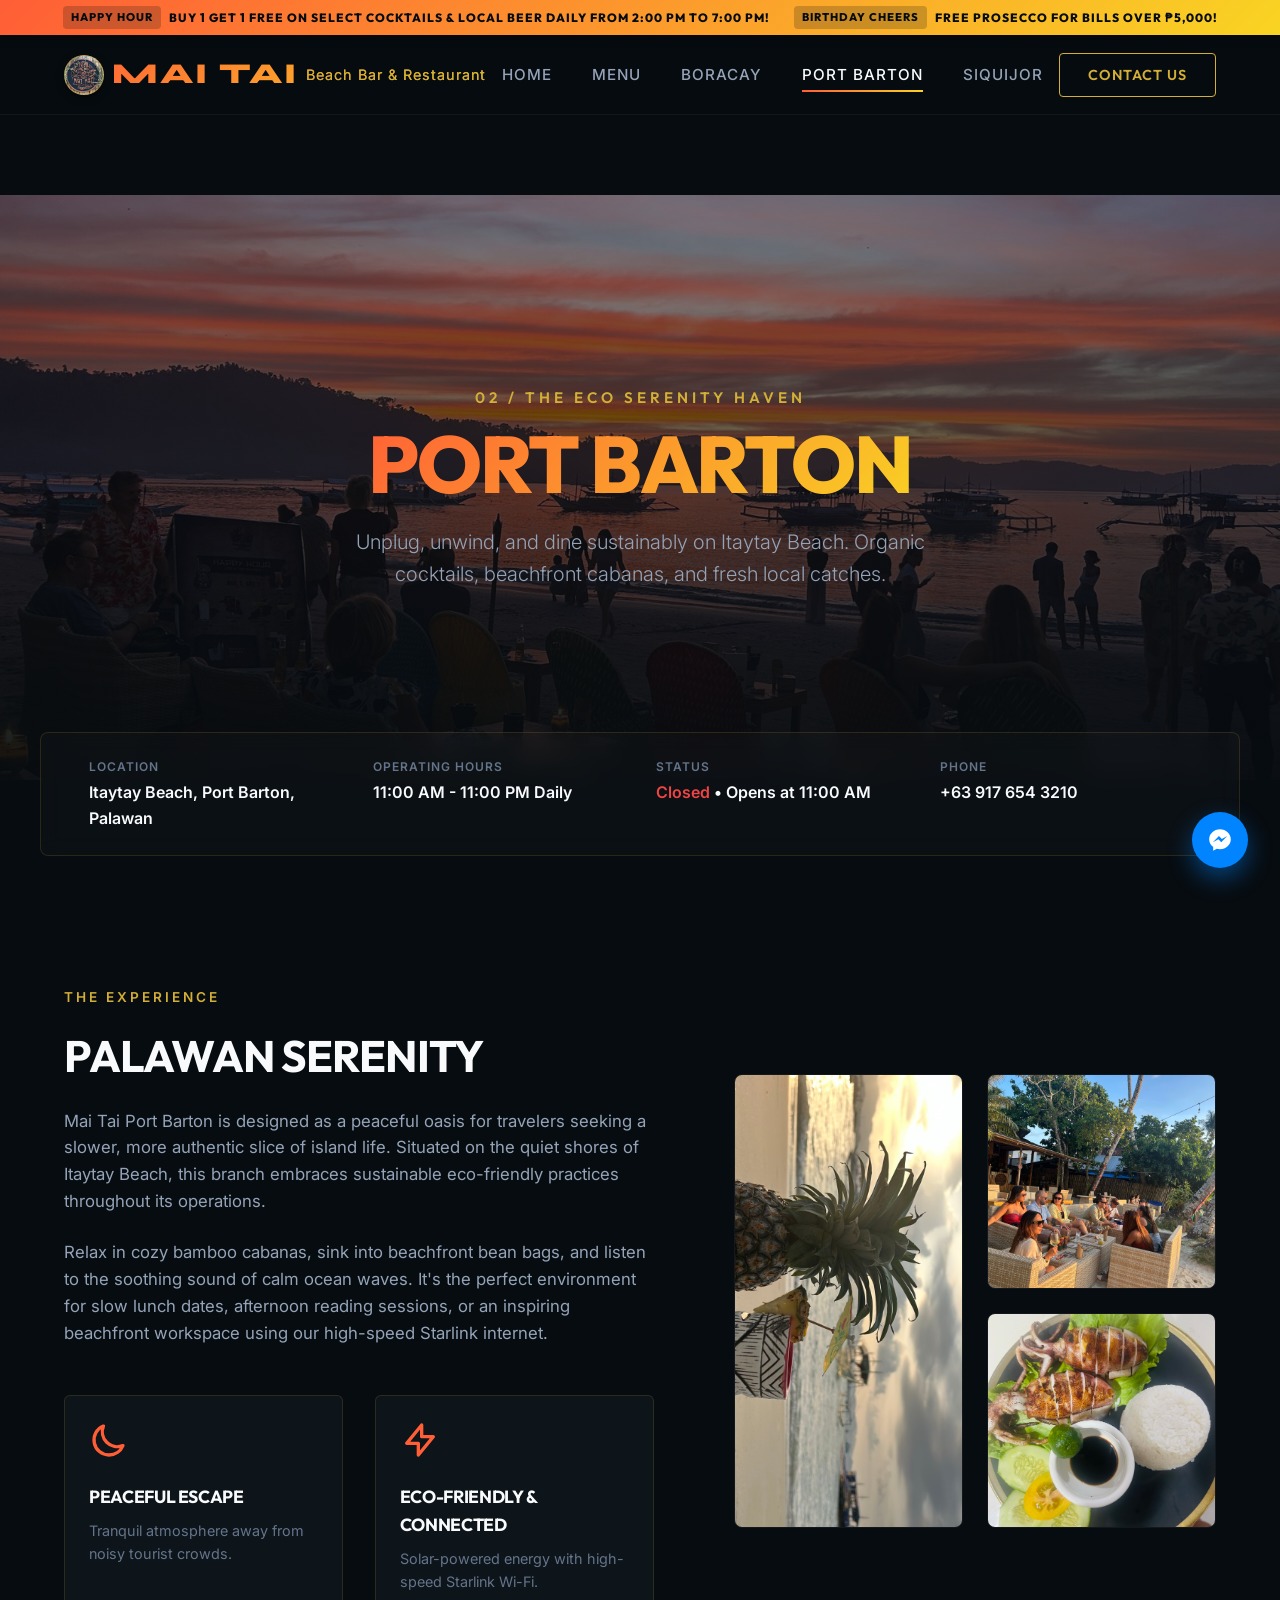
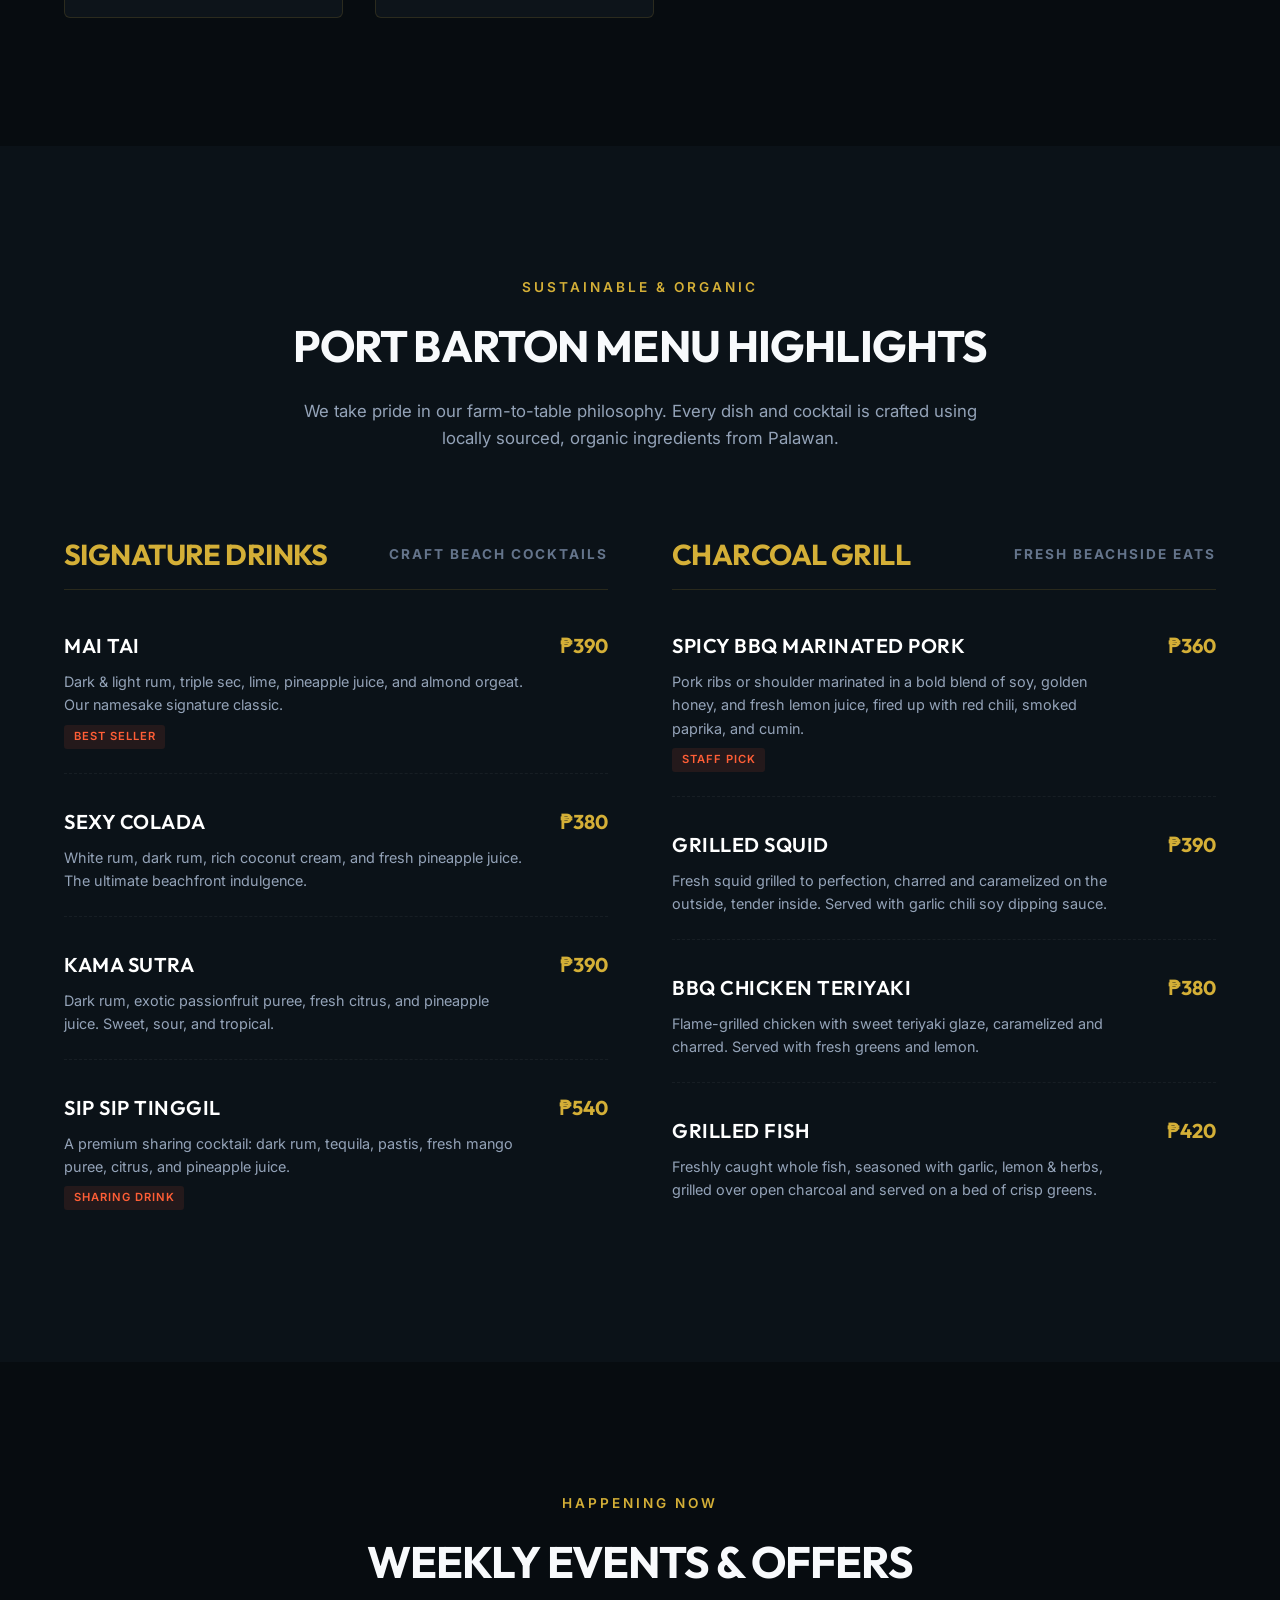
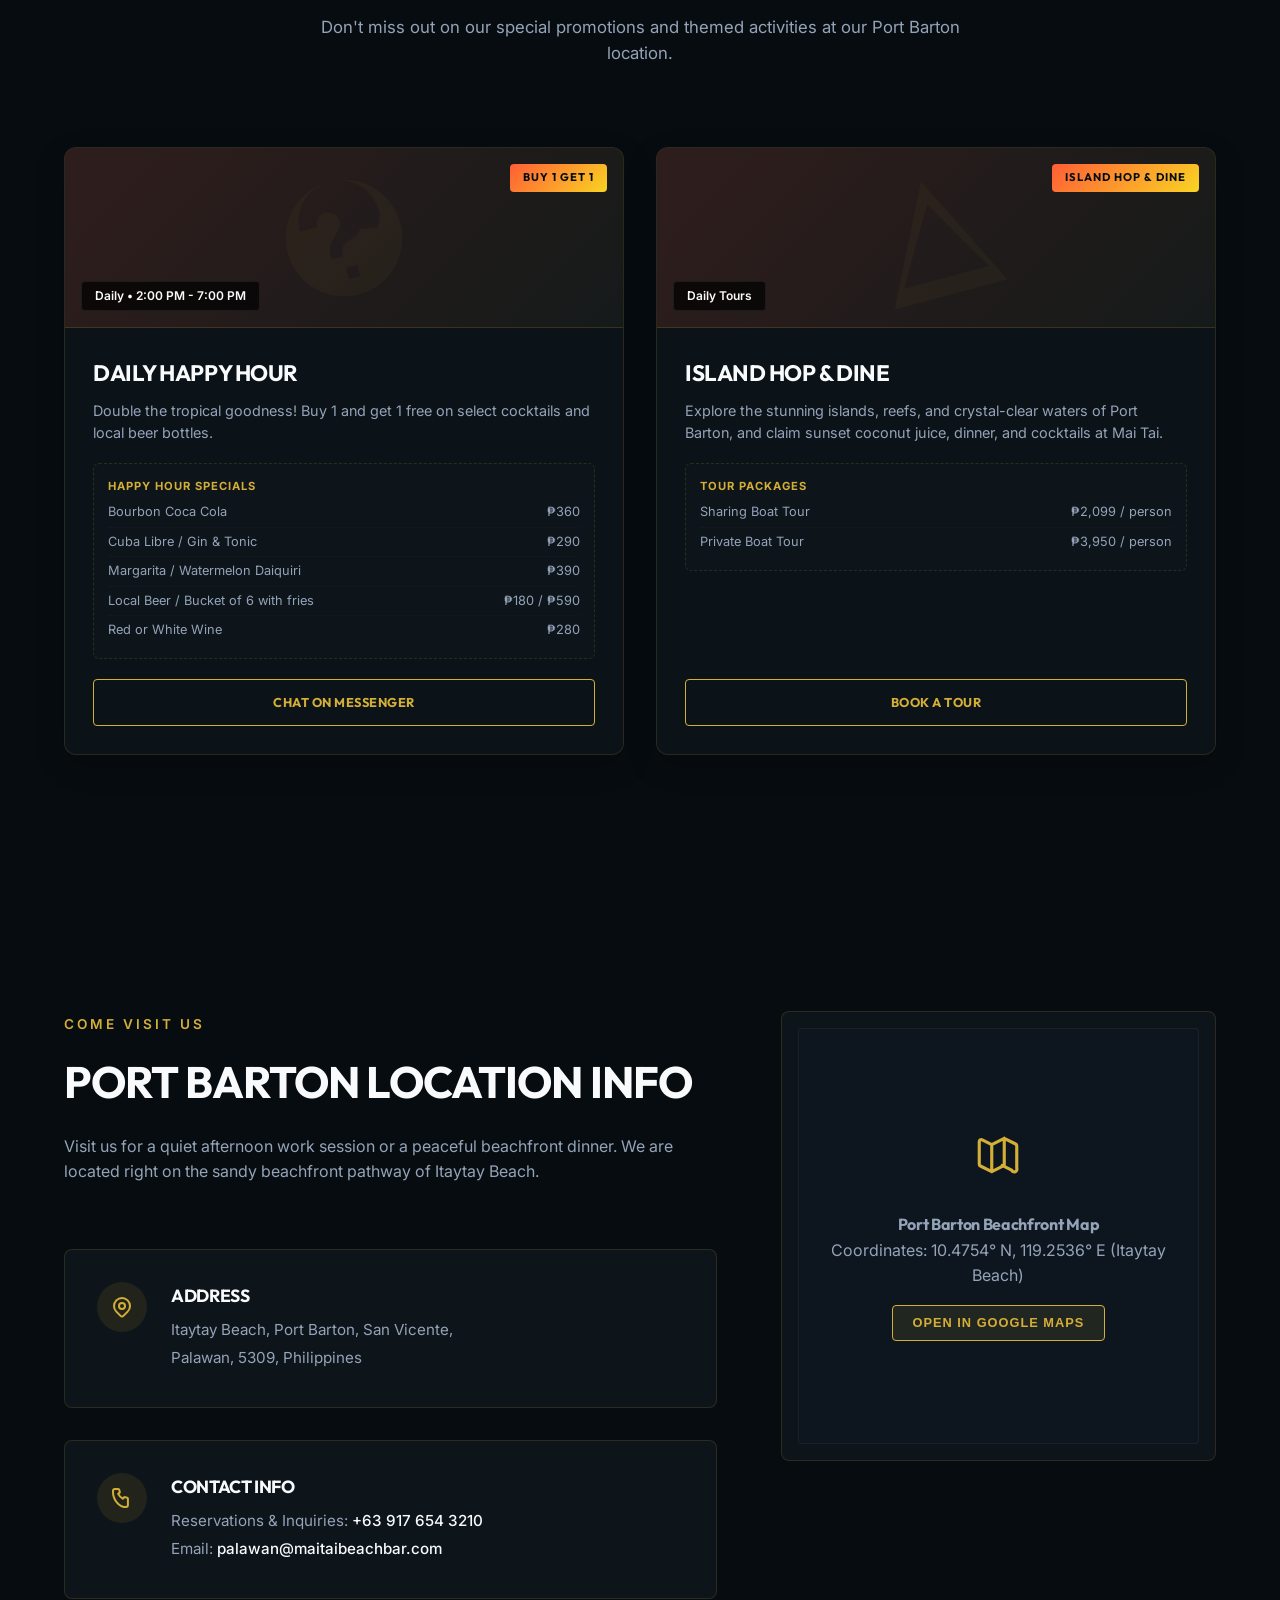
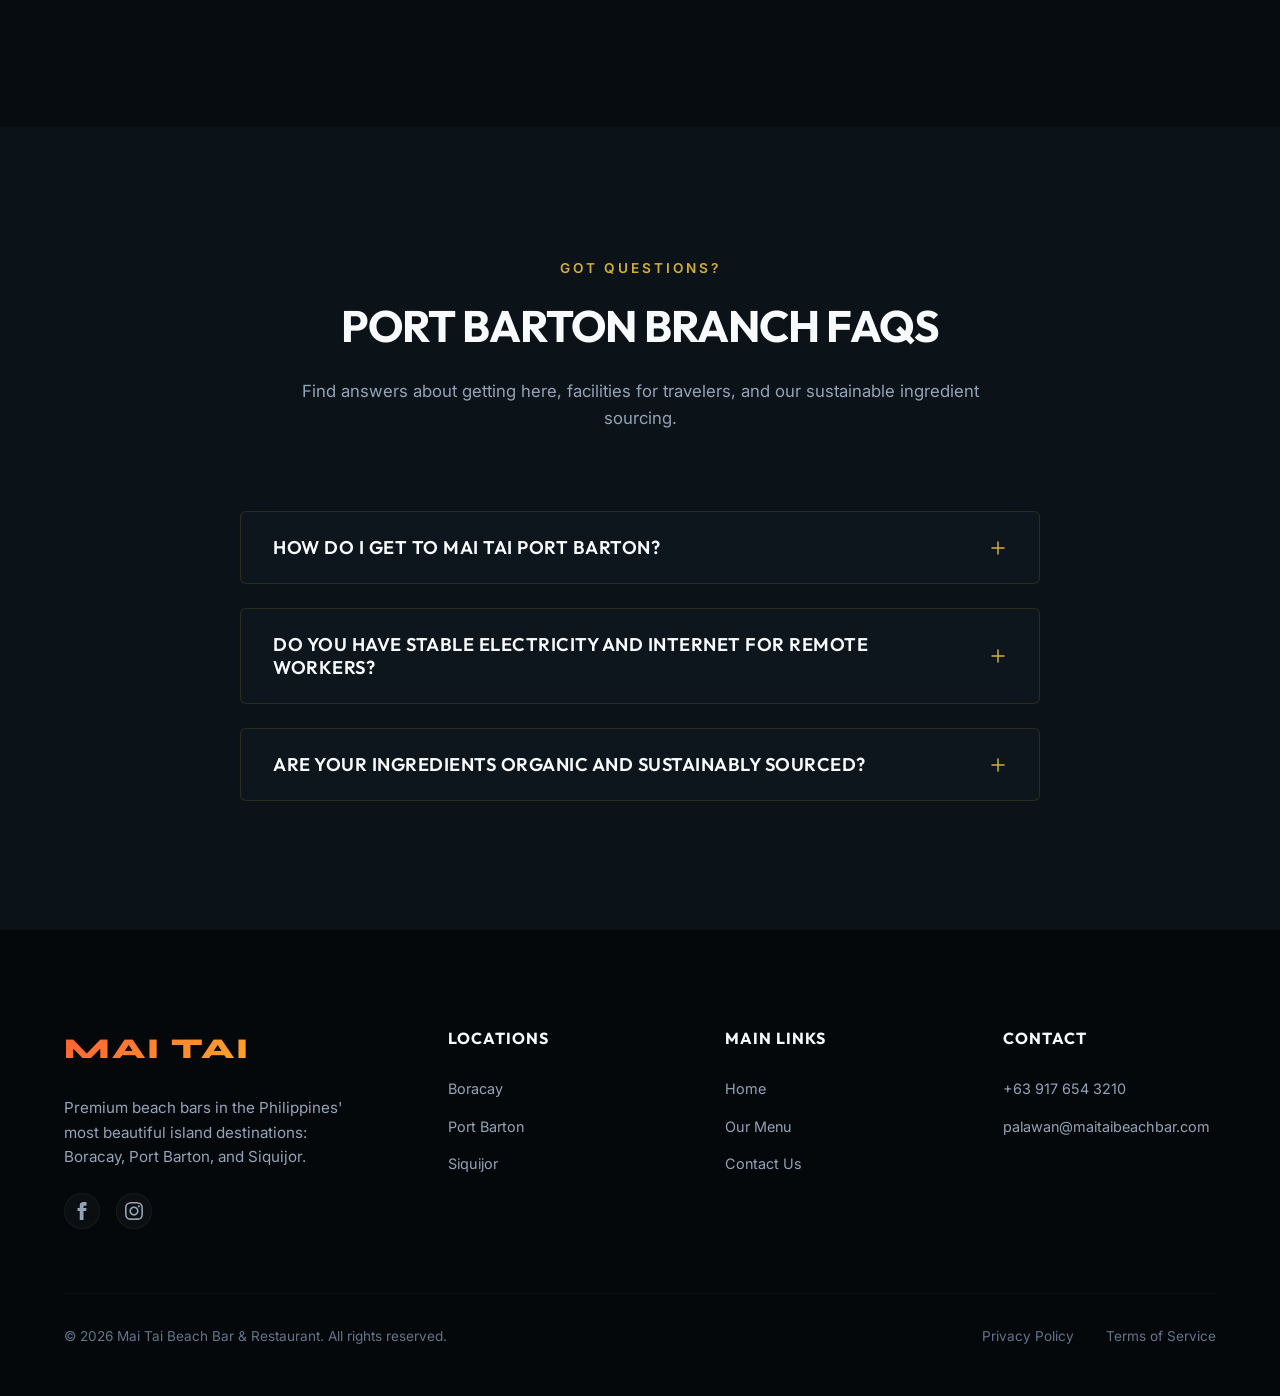
<file: port-barton.html>
<!DOCTYPE html>
<html lang="en">
<head>
  <meta charset="UTF-8">
  <meta name="viewport" content="width=device-width, initial-scale=1.0">
  <title>Mai Tai Beach Bar Port Barton | Serene Eco Grill Itaytay Beach</title>
  
  <!-- SEO Meta Tags -->
  <meta name="description" content="Visit Mai Tai Beach Bar in Itaytay Beach, Port Barton, Palawan. Unplug in our serene eco-haven. Enjoy signature honey cocktails, wood-fired local seafood, and Starlink Wi-Fi.">
  <meta name="keywords" content="Mai Tai Port Barton, beach bar Port Barton, Itaytay Beach restaurant, Port Barton eco bar, Palawan beach bar, Starlink Wi-Fi Port Barton, organic adobo Palawan">
  
  <!-- Open Graph -->
  <meta property="og:type" content="website">
  <meta property="og:url" content="https://maitaibeachbar.com/port-barton.html">
  <meta property="og:title" content="Mai Tai Beach Bar Port Barton | Serene Eco Grill Itaytay Beach">
  <meta property="og:description" content="Unwind in Palawan's peaceful eco-haven with fresh sea-to-table dining, local honey cocktails, and beachfront cabanas at Itaytay Beach.">
  <meta property="og:image" content="assets/images/port-barton/pb-sunset-01.jpg">

  <!-- Favicon -->
  <link rel="icon" type="image/png" href="assets/images/favicon.png">
  <link rel="apple-touch-icon" href="assets/images/apple-touch-icon.png">

  <!-- Stylesheet -->
  <link rel="stylesheet" href="css/style.css">

  <!-- Structured Data: LocalBusiness & FAQPage (SEO/GEO) -->
  <script type="application/ld+json">
  {
    "@context": "https://schema.org",
    "@graph": [
      {
        "@type": "BarOrRestaurant",
        "@id": "https://maitaibeachbar.com/port-barton.html#localbusiness",
        "name": "Mai Tai Beach Bar & Restaurant - Port Barton",
        "image": "https://maitaibeachbar.com/assets/images/port-barton/pb-sunset-01.jpg",
        "url": "https://maitaibeachbar.com/port-barton.html",
        "telephone": "+639176543210",
        "priceRange": "$$",
        "servesCuisine": "Filipino Fusion, International, Seafood, Cocktails",
        "address": {
          "@type": "PostalAddress",
          "streetAddress": "Itaytay Beach",
          "addressLocality": "Port Barton, San Vicente",
          "addressRegion": "Palawan",
          "postalCode": "5309",
          "addressCountry": "PH"
        },
        "geo": {
          "@type": "GeoCoordinates",
          "latitude": 10.4754,
          "longitude": 119.2536
        },
        "openingHoursSpecification": [
          {
            "@type": "OpeningHoursSpecification",
            "dayOfWeek": [
              "Monday",
              "Tuesday",
              "Wednesday",
              "Thursday",
              "Friday",
              "Saturday",
              "Sunday"
            ],
            "opens": "11:00",
            "closes": "23:00"
          }
        ],
        "menu": "https://maitaibeachbar.com/port-barton.html#menu"
      },
      {
        "@type": "FAQPage",
        "@id": "https://maitaibeachbar.com/port-barton.html#faq",
        "mainEntity": [
          {
            "@type": "Question",
            "name": "How do I get to Mai Tai Port Barton?",
            "acceptedAnswer": {
              "@type": "Answer",
              "text": "We are located directly on Itaytay Beach in Port Barton, San Vicente, Palawan. Walking along the beach, we are just a 5-minute walk north of the Port Barton Tourist Port and town proper."
            }
          },
          {
            "@type": "Question",
            "name": "Do you have stable electricity and internet for remote workers?",
            "acceptedAnswer": {
              "@type": "Answer",
              "text": "Yes! While Port Barton experiences occasional local power cuts, we run a hybrid solar energy setup with backup generators. We also feature high-speed Starlink Wi-Fi, making us a popular beachfront work-from-paradise hub."
            }
          },
          {
            "@type": "Question",
            "name": "Are your ingredients organic and sustainably sourced?",
            "acceptedAnswer": {
              "@type": "Answer",
              "text": "Absolutely. Our seafood is bought fresh daily from local Port Barton fishermen. Our herbs, vegetables, and chicken are sourced from organic eco-farms in Northern Palawan, ensuring clean, sustainable dining."
            }
          }
        ]
      }
    ]
  }
  </script>
</head>
<body class="has-promo">

  <!-- Promotion Banner Alert -->
  <div class="promo-banner">
    <span class="promo-highlight">Happy Hour</span> Buy 1 Get 1 Free on Select Cocktails & Local Beer daily from 2:00 PM to 7:00 PM! <span class="promo-highlight" style="margin-left: 1.5rem;">Birthday Cheers</span> Free Prosecco for bills over ₱5,000!
  </div>

  <!-- Navigation -->
  <nav class="navbar" id="main-nav">
    <a href="index.html" class="logo">
      MAI TAI <span>Beach Bar & Restaurant</span>
    </a>
    <ul class="nav-links" id="nav-menu">
      <li class="nav-item"><a href="index.html">Home</a></li>
      <li class="nav-item"><a href="menu.html">Menu</a></li>
      <li class="nav-item"><a href="boracay.html">Boracay</a></li>
      <li class="nav-item active"><a href="port-barton.html">Port Barton</a></li>
      <li class="nav-item"><a href="siquijor.html">Siquijor</a></li>
    </ul>
    <button class="nav-btn open-contact-modal">Contact Us</button>
    <button class="hamburger" id="nav-toggle" aria-label="Toggle Menu">
      <span></span>
      <span></span>
      <span></span>
    </button>
  </nav>

  <!-- Hero Section -->
  <header class="branch-hero">
    <div class="branch-hero-bg" style="background-image: url('assets/images/port-barton/pb-sunset-01.jpg'); background-position: center 55%;"></div>
    <div class="branch-hero-content">
      <span class="branch-tag">02 / The Eco Serenity Haven</span>
      <h1 class="branch-title">Port Barton</h1>
      <p class="branch-subtitle">Unplug, unwind, and dine sustainably on Itaytay Beach. Organic cocktails, beachfront cabanas, and fresh local catches.</p>
    </div>
  </header>

  <!-- TL;DR Quick Info Bar (GEO-Optimized Card) -->
  <section class="container">
    <div class="tldr-bar">
      <div class="tldr-item">
        <span class="tldr-label">Location</span>
        <span class="tldr-value">Itaytay Beach, Port Barton, Palawan</span>
      </div>
      <div class="tldr-item">
        <span class="tldr-label">Operating Hours</span>
        <span class="tldr-value">11:00 AM - 11:00 PM Daily</span>
      </div>
      <div class="tldr-item">
        <span class="tldr-label">Status</span>
        <span class="tldr-value" id="open-status">Loading hours...</span>
      </div>
      <div class="tldr-item">
        <span class="tldr-label">Phone</span>
        <span class="tldr-value"><a href="tel:+639176543210">+63 917 654 3210</a></span>
      </div>
    </div>
  </section>

  <!-- About / Vibe Section -->
  <section class="section section-dark">
    <div class="container about-grid">
      <div class="about-text">
        <span class="section-tag">The Experience</span>
        <h2 class="section-title">Palawan Serenity</h2>
        <p>Mai Tai Port Barton is designed as a peaceful oasis for travelers seeking a slower, more authentic slice of island life. Situated on the quiet shores of Itaytay Beach, this branch embraces sustainable eco-friendly practices throughout its operations.</p>
        <p>Relax in cozy bamboo cabanas, sink into beachfront bean bags, and listen to the soothing sound of calm ocean waves. It's the perfect environment for slow lunch dates, afternoon reading sessions, or an inspiring beachfront workspace using our high-speed Starlink internet.</p>
        
        <div class="about-features">
          <div class="feature-card">
            <svg class="feature-icon" fill="none" stroke="currentColor" stroke-linecap="round" stroke-linejoin="round" stroke-width="2" viewBox="0 0 24 24"><path d="M20.354 15.354A9 9 0 018.646 3.646 9.003 9.003 0 0012 21a9.003 9.003 0 008.354-5.646z"/></svg>
            <h4>Peaceful Escape</h4>
            <p>Tranquil atmosphere away from noisy tourist crowds.</p>
          </div>
          <div class="feature-card">
            <svg class="feature-icon" fill="none" stroke="currentColor" stroke-linecap="round" stroke-linejoin="round" stroke-width="2" viewBox="0 0 24 24"><path d="M13 10V3L4 14h7v7l9-11h-7z"/></svg>
            <h4>Eco-Friendly & Connected</h4>
            <p>Solar-powered energy with high-speed Starlink Wi-Fi.</p>
          </div>
        </div>
      </div>
      
      <div class="about-gallery">
        <div class="gallery-img wide">
          <img src="assets/images/port-barton/pb-food-01.jpg" alt="Signature carved tiki mug and whole-pineapple cocktail on the sand at sunset, Mai Tai Port Barton" loading="lazy" width="1200" height="1600">
        </div>
        <div class="gallery-img">
          <img src="assets/images/port-barton/pb-vibe-02.jpg" alt="Golden-hour crowd lounging in rattan sofas under the palms at Mai Tai Port Barton" loading="lazy" width="1600" height="1200">
        </div>
        <div class="gallery-img">
          <img src="assets/images/port-barton/pb-food-05.jpg" alt="Grilled stuffed squid with rice and calamansi at Mai Tai Port Barton" loading="lazy" width="1200" height="1600">
        </div>
      </div>
    </div>
  </section>

  <!-- Digital Menu Preview -->
  <section class="section section-alt" id="menu">
    <div class="container">
      <div class="section-header">
        <span class="section-tag">Sustainable & Organic</span>
        <h2 class="section-title">Port Barton Menu Highlights</h2>
        <p class="section-desc">We take pride in our farm-to-table philosophy. Every dish and cocktail is crafted using locally sourced, organic ingredients from Palawan.</p>
      </div>

      <div class="menu-grid">
        <!-- Cocktails -->
        <div>
          <h3 class="menu-category-title">Signature Drinks <span>Craft Beach Cocktails</span></h3>
          <div class="menu-items-list">
            <div class="menu-item">
              <div class="menu-item-header">
                <h4 class="menu-item-name">Mai Tai</h4>
                <span class="menu-item-price">₱390</span>
              </div>
              <p class="menu-item-desc">Dark & light rum, triple sec, lime, pineapple juice, and almond orgeat. Our namesake signature classic.</p>
              <span class="menu-item-tag">Best Seller</span>
            </div>
            <div class="menu-item">
              <div class="menu-item-header">
                <h4 class="menu-item-name">Sexy Colada</h4>
                <span class="menu-item-price">₱380</span>
              </div>
              <p class="menu-item-desc">White rum, dark rum, rich coconut cream, and fresh pineapple juice. The ultimate beachfront indulgence.</p>
            </div>
            <div class="menu-item">
              <div class="menu-item-header">
                <h4 class="menu-item-name">Kama Sutra</h4>
                <span class="menu-item-price">₱390</span>
              </div>
              <p class="menu-item-desc">Dark rum, exotic passionfruit puree, fresh citrus, and pineapple juice. Sweet, sour, and tropical.</p>
            </div>
            <div class="menu-item">
              <div class="menu-item-header">
                <h4 class="menu-item-name">Sip Sip Tinggil</h4>
                <span class="menu-item-price">₱540</span>
              </div>
              <p class="menu-item-desc">A premium sharing cocktail: dark rum, tequila, pastis, fresh mango puree, citrus, and pineapple juice.</p>
              <span class="menu-item-tag">Sharing Drink</span>
            </div>
          </div>
        </div>

        <!-- Food -->
        <div>
          <h3 class="menu-category-title">Charcoal Grill <span>Fresh Beachside Eats</span></h3>
          <div class="menu-items-list">
            <div class="menu-item">
              <div class="menu-item-header">
                <h4 class="menu-item-name">Spicy BBQ Marinated Pork</h4>
                <span class="menu-item-price">₱360</span>
              </div>
              <p class="menu-item-desc">Pork ribs or shoulder marinated in a bold blend of soy, golden honey, and fresh lemon juice, fired up with red chili, smoked paprika, and cumin.</p>
              <span class="menu-item-tag">Staff Pick</span>
            </div>
            <div class="menu-item">
              <div class="menu-item-header">
                <h4 class="menu-item-name">Grilled Squid</h4>
                <span class="menu-item-price">₱390</span>
              </div>
              <p class="menu-item-desc">Fresh squid grilled to perfection, charred and caramelized on the outside, tender inside. Served with garlic chili soy dipping sauce.</p>
            </div>
            <div class="menu-item">
              <div class="menu-item-header">
                <h4 class="menu-item-name">BBQ Chicken Teriyaki</h4>
                <span class="menu-item-price">₱380</span>
              </div>
              <p class="menu-item-desc">Flame-grilled chicken with sweet teriyaki glaze, caramelized and charred. Served with fresh greens and lemon.</p>
            </div>
            <div class="menu-item">
              <div class="menu-item-header">
                <h4 class="menu-item-name">Grilled Fish</h4>
                <span class="menu-item-price">₱420</span>
              </div>
              <p class="menu-item-desc">Freshly caught whole fish, seasoned with garlic, lemon & herbs, grilled over open charcoal and served on a bed of crisp greens.</p>
            </div>
          </div>
        </div>
      </div>
    </div>
  </section>

  <!-- Weekly Events & Special Offers Section -->
  <section class="section section-dark" id="events-promos">
    <div class="container">
      <div class="section-header">
        <span class="section-tag">Happening Now</span>
        <h2 class="section-title">Weekly Events & Offers</h2>
        <p class="section-desc">Don't miss out on our special promotions and themed activities at our Port Barton location.</p>
      </div>
      
      <div class="events-grid">
        <!-- Promo 1: Happy Hour -->
        <div class="event-card">
          <div class="event-image-placeholder">
            <svg class="event-image-icon" fill="currentColor" viewBox="0 0 24 24"><path d="M12 2C6.48 2 2 6.48 2 12s4.48 10 10 10 10-4.48 10-10S17.52 2 12 2zm1 17h-2v-2h2v2zm2.07-7.75l-.9.92C11.45 12.9 11 13.5 11 15h-2v-.5c0-1.1.45-2.1 1.17-2.83l1.24-1.26c.37-.36.59-.86.59-1.41 0-1.1-.9-2-2-2s-2 .9-2 2H5c0-3.87 3.13-7 7-7s7 3.13 7 7c0 1.11-.45 2.11-1.07 2.75z"/></svg>
            <span class="event-badge">Buy 1 Get 1</span>
            <span class="event-time-badge">Daily • 2:00 PM - 7:00 PM</span>
          </div>
          <div class="event-card-content">
            <div>
              <h3 class="event-card-title">Daily Happy Hour</h3>
              <p class="event-card-desc">Double the tropical goodness! Buy 1 and get 1 free on select cocktails and local beer bottles.</p>
              <div class="event-card-specials">
                <div class="event-specials-title">Happy Hour Specials</div>
                <ul class="event-specials-list">
                  <li><span>Bourbon Coca Cola</span> <span>₱360</span></li>
                  <li><span>Cuba Libre / Gin & Tonic</span> <span>₱290</span></li>
                  <li><span>Margarita / Watermelon Daiquiri</span> <span>₱390</span></li>
                  <li><span>Local Beer / Bucket of 6 with fries</span> <span>₱180 / ₱590</span></li>
                  <li><span>Red or White Wine</span> <span>₱280</span></li>
                </ul>
              </div>
            </div>
            <a href="https://m.me/maitaibeachbar" target="_blank" rel="noopener noreferrer" class="event-card-cta">
              Chat on Messenger
            </a>
          </div>
        </div>
        
        <!-- Promo 2: Island Hop & Dine -->
        <div class="event-card">
          <div class="event-image-placeholder">
            <svg class="event-image-icon" fill="currentColor" viewBox="0 0 24 24"><path d="M12 2L2 22h20L12 2zm0 3.99L19.53 19H4.47L12 5.99z"/></svg>
            <span class="event-badge">Island Hop & Dine</span>
            <span class="event-time-badge">Daily Tours</span>
          </div>
          <div class="event-card-content">
            <div>
              <h3 class="event-card-title">Island Hop & Dine</h3>
              <p class="event-card-desc">Explore the stunning islands, reefs, and crystal-clear waters of Port Barton, and claim sunset coconut juice, dinner, and cocktails at Mai Tai.</p>
              <div class="event-card-specials">
                <div class="event-specials-title">Tour Packages</div>
                <ul class="event-specials-list">
                  <li><span>Sharing Boat Tour</span> <span>₱2,099 / person</span></li>
                  <li><span>Private Boat Tour</span> <span>₱3,950 / person</span></li>
                </ul>
              </div>
            </div>
            <a href="https://m.me/maitaibeachbar" target="_blank" rel="noopener noreferrer" class="event-card-cta">
              Book a Tour
            </a>
          </div>
        </div>
      </div>
    </div>
  </section>

  <!-- Location Map & Contact -->
  <section class="section section-dark">
    <div class="container contact-grid">
      <!-- Contact Information -->
      <div class="contact-info-list">
        <div>
          <span class="section-tag">Come Visit Us</span>
          <h2 class="section-title">Port Barton Location Info</h2>
          <p style="color: var(--text-secondary); margin-bottom: 2rem;">Visit us for a quiet afternoon work session or a peaceful beachfront dinner. We are located right on the sandy beachfront pathway of Itaytay Beach.</p>
        </div>
        
        <div class="info-item-box">
          <div class="info-icon-wrapper">
            <svg fill="none" stroke="currentColor" stroke-linecap="round" stroke-linejoin="round" stroke-width="2" viewBox="0 0 24 24"><path d="M17.657 16.657L13.414 20.9a1.998 1.998 0 01-2.827 0l-4.244-4.243a8 8 0 1111.314 0z"/><path d="M15 11a3 3 0 11-6 0 3 3 0 016 0z"/></svg>
          </div>
          <div class="info-details">
            <h4>Address</h4>
            <p>Itaytay Beach, Port Barton, San Vicente,</p>
            <p>Palawan, 5309, Philippines</p>
          </div>
        </div>

        <div class="info-item-box">
          <div class="info-icon-wrapper">
            <svg fill="none" stroke="currentColor" stroke-linecap="round" stroke-linejoin="round" stroke-width="2" viewBox="0 0 24 24"><path d="M3 5a2 2 0 012-2h3.28a1 1 0 01.94.725l.548 2.2a1 1 0 01-.321.988l-1.305.98a10.582 10.582 0 004.872 4.872l.98-1.305a1 1 0 01.988-.321l2.2.548a1 1 0 01.725.94V19a2 2 0 01-2 2h-1C9.716 21 3 14.284 3 6V5z"/></svg>
          </div>
          <div class="info-details">
            <h4>Contact Info</h4>
            <p>Reservations & Inquiries: <a href="tel:+639176543210">+63 917 654 3210</a></p>
            <p>Email: <a href="mailto:palawan@maitaibeachbar.com">palawan@maitaibeachbar.com</a></p>
          </div>
        </div>
      </div>

      <!-- Map Block -->
      <div class="map-card">
        <div class="map-embed">
          <div class="map-placeholder-content">
            <svg class="map-placeholder-icon" fill="none" stroke="currentColor" stroke-linecap="round" stroke-linejoin="round" stroke-width="1.5" viewBox="0 0 24 24"><path d="M9 20l-5.447-2.724A1 1 0 013 16.382V5.618a1 1 0 011.447-.894L9 7m0 13l6-3m-6 3V7m5 10l4.553 2.276A1 1 0 0021 18.382V7.618a1 1 0 00-.553-.894L15 4m0 13V4m0 0L9 7"/></svg>
            <h4>Port Barton Beachfront Map</h4>
            <p>Coordinates: 10.4754° N, 119.2536° E (Itaytay Beach)</p>
            <button class="map-placeholder-btn" onclick="window.open('https://maps.google.com/?q=10.4754,119.2536')">Open in Google Maps</button>
          </div>
        </div>
      </div>
    </div>
  </section>

  <!-- FAQ Section (GEO/RAG-Optimized) -->
  <section class="section section-alt">
    <div class="container">
      <div class="section-header">
        <span class="section-tag">Got Questions?</span>
        <h2 class="section-title">Port Barton Branch FAQs</h2>
        <p class="section-desc">Find answers about getting here, facilities for travelers, and our sustainable ingredient sourcing.</p>
      </div>

      <div class="faq-list">
        <div class="faq-item">
          <button class="faq-question">
            <span>How do I get to Mai Tai Port Barton?</span>
            <svg class="faq-icon" fill="none" stroke="currentColor" stroke-linecap="round" stroke-linejoin="round" stroke-width="2" viewBox="0 0 24 24"><path d="M12 4v16m8-8H4"/></svg>
          </button>
          <div class="faq-answer">
            <div class="faq-answer-content">
              We are located directly on the beachfront of Itaytay Beach. If you're walking along the main beach sand pathway, we are a short 5-minute walk north of the Port Barton Tourist Port and town center. It's easily reachable on foot from any guest house in the main village.
            </div>
          </div>
        </div>

        <div class="faq-item">
          <button class="faq-question">
            <span>Do you have stable electricity and internet for remote workers?</span>
            <svg class="faq-icon" fill="none" stroke="currentColor" stroke-linecap="round" stroke-linejoin="round" stroke-width="2" viewBox="0 0 24 24"><path d="M12 4v16m8-8H4"/></svg>
          </button>
          <div class="faq-answer">
            <div class="faq-answer-content">
              Yes! We run a modern hybrid solar power system and have a reliable backup generator. We also feature high-speed Starlink Wi-Fi, making us a popular beachfront work-from-paradise spot during the daytime.
            </div>
          </div>
        </div>

        <div class="faq-item">
          <button class="faq-question">
            <span>Are your ingredients organic and sustainably sourced?</span>
            <svg class="faq-icon" fill="none" stroke="currentColor" stroke-linecap="round" stroke-linejoin="round" stroke-width="2" viewBox="0 0 24 24"><path d="M12 4v16m8-8H4"/></svg>
          </button>
          <div class="faq-answer">
            <div class="faq-answer-content">
              Absolutely. Our seafood is bought fresh daily from local Port Barton fishermen. Our herbs, vegetables, and chicken are sourced from organic eco-farms in Northern Palawan, ensuring clean, sustainable dining.
            </div>
          </div>
        </div>
      </div>
    </div>
  </section>

  <!-- Footer -->
  <footer class="footer">
    <div class="footer-grid">
      <div class="footer-brand">
        <a href="index.html" class="logo">MAI TAI</a>
        <p class="footer-desc">Premium beach bars in the Philippines' most beautiful island destinations: Boracay, Port Barton, and Siquijor.</p>
        <div class="social-links">
          <a href="https://www.facebook.com/maitai.portbarton" target="_blank" rel="noopener noreferrer" class="social-icon" aria-label="Facebook"><svg fill="currentColor" width="18" height="18" viewBox="0 0 24 24"><path d="M9 8h-3v4h3v12h5v-12h3.642l.358-4h-4v-1.667c0-.955.192-1.333 1.115-1.333h2.885v-5h-3.808c-3.596 0-5.192 1.583-5.192 4.615v3.385z"/></svg></a>
          <a href="https://instagram.com/maitai.portbarton" target="_blank" rel="noopener noreferrer" class="social-icon" aria-label="Instagram"><svg fill="currentColor" width="18" height="18" viewBox="0 0 24 24"><path d="M12 2.163c3.204 0 3.584.012 4.85.07 3.252.148 4.771 1.691 4.919 4.919.058 1.265.069 1.645.069 4.849 0 3.205-.012 3.584-.069 4.849-.149 3.225-1.664 4.771-4.919 4.919-1.266.058-1.644.07-4.85.07-3.204 0-3.584-.012-4.849-.07-3.26-.149-4.771-1.699-4.919-4.92-.058-1.265-.07-1.644-.07-4.849 0-3.204.013-3.583.07-4.849.149-3.227 1.664-4.771 4.919-4.919 1.266-.057 1.645-.069 4.849-.069zm0-2c-3.259 0-3.667.014-4.947.072-4.358.2-6.78 2.618-6.98 6.98-.059 1.281-.073 1.689-.073 4.948 0 3.259.014 3.668.072 4.948.2 4.358 2.618 6.78 6.98 6.98 1.281.058 1.689.072 4.948.072 3.259 0 3.668-.014 4.948-.072 4.354-.2 6.782-2.618 6.979-6.98.059-1.28.073-1.689.073-4.948 0-3.259-.014-3.667-.072-4.947-.196-4.354-2.617-6.78-6.979-6.98-1.281-.059-1.69-.073-4.949-.073zm0 5.838c-3.403 0-6.162 2.759-6.162 6.162s2.759 6.163 6.162 6.163 6.162-2.759 6.162-6.163c0-3.403-2.759-6.162-6.162-6.162zm0 10.162c-2.209 0-4-1.79-4-4 0-2.209 1.791-4 4-4s4 1.791 4 4c0 2.21-1.791 4-4 4zm6.406-11.845c-.796 0-1.441.645-1.441 1.44s.645 1.44 1.441 1.44c.795 0 1.439-.645 1.439-1.44s-.644-1.44-1.439-1.44z"/></svg></a>
        </div>
      </div>
      
      <div class="footer-col">
        <h5>Locations</h5>
        <ul class="footer-links">
          <li><a href="boracay.html">Boracay</a></li>
          <li><a href="port-barton.html">Port Barton</a></li>
          <li><a href="siquijor.html">Siquijor</a></li>
        </ul>
      </div>

      <div class="footer-col">
        <h5>Main Links</h5>
        <ul class="footer-links">
          <li><a href="index.html">Home</a></li>
          <li><a href="port-barton.html#menu">Our Menu</a></li>
          <li><a href="#" class="open-contact-modal">Contact Us</a></li>
        </ul>
      </div>

      <div class="footer-col">
        <h5>Contact</h5>
        <ul class="footer-links">
          <li><a href="tel:+639176543210">+63 917 654 3210</a></li>
          <li><a href="mailto:palawan@maitaibeachbar.com">palawan@maitaibeachbar.com</a></li>
        </ul>
      </div>
    </div>
    
    <div class="footer-bottom">
      <p>&copy; 2026 Mai Tai Beach Bar & Restaurant. All rights reserved.</p>
      <div class="footer-policy-links">
        <a href="#">Privacy Policy</a>
        <a href="#">Terms of Service</a>
      </div>
    </div>
  </footer>

  <!-- Floating Messenger Button -->
  <a href="https://m.me/maitaibeachbar" target="_blank" rel="noopener noreferrer" class="floating-messenger-btn" aria-label="Chat on Messenger">
    <svg fill="currentColor" viewBox="0 0 24 24"><path d="M12 2C6.5 2 2 6.14 2 11.25c0 2.91 1.45 5.51 3.73 7.2L5.67 22l3.41-1.87c.92.26 1.9.4 2.92.4 5.5 0 10-4.14 10-9.25S17.5 2 12 2zm1.14 12.18l-2.61-2.79-5.07 2.79 5.56-5.91 2.68 2.79 5-2.79-5.56 5.92z"/></svg>
  </a>

  <!-- Contact Modal -->
  <div class="modal" id="contact-modal">
    <div class="modal-content contact-modal-width">
      <button class="modal-close" id="close-contact-modal" aria-label="Close Modal">
        <svg fill="none" stroke="currentColor" stroke-linecap="round" stroke-linejoin="round" stroke-width="2" viewBox="0 0 24 24"><path d="M6 18L18 6M6 6l12 12"/></svg>
      </button>
      
      <div class="modal-header">
        <h3>Contact Mai Tai</h3>
        <p>Get in touch with our branches directly via phone, Messenger, or Instagram.</p>
      </div>
      
      <div class="contact-branches-grid">
        <!-- Boracay -->
        <div class="contact-branch-card">
          <div>
            <h4 class="contact-branch-name">Boracay</h4>
            <div class="contact-branch-details">
              <p><strong>Address:</strong> Station 1 Beachfront, Barangay Balabag, Boracay Island</p>
              <p><strong>Hours:</strong> 11:00 AM - 12:00 AM Daily</p>
              <p><strong>Phone:</strong> +63 917 185 1211</p>
            </div>
          </div>
          <div class="contact-branch-actions">
            <a href="https://m.me/maitaibeachbar" target="_blank" rel="noopener noreferrer" class="contact-action-btn messenger-btn">
              <svg fill="currentColor" width="16" height="16" viewBox="0 0 24 24"><path d="M12 2C6.5 2 2 6.14 2 11.25c0 2.91 1.45 5.51 3.73 7.2L5.67 22l3.41-1.87c.92.26 1.9.4 2.92.4 5.5 0 10-4.14 10-9.25S17.5 2 12 2zm1.14 12.18l-2.61-2.79-5.07 2.79 5.56-5.91 2.68 2.79 5-2.79-5.56 5.92z"/></svg>
              Chat on Messenger
            </a>
            <a href="https://instagram.com/maitai.boracay" target="_blank" rel="noopener noreferrer" class="contact-action-btn instagram-btn">
              <svg fill="currentColor" width="16" height="16" viewBox="0 0 24 24"><path d="M12 2.163c3.204 0 3.584.012 4.85.07 3.252.148 4.771 1.691 4.919 4.919.058 1.265.069 1.645.069 4.849 0 3.205-.012 3.584-.069 4.849-.149 3.225-1.664 4.771-4.919 4.919-1.266.058-1.644.07-4.85.07-3.204 0-3.584-.012-4.849-.07-3.26-.149-4.771-1.699-4.919-4.92-.058-1.265-.07-1.644-.07-4.849 0-3.204.013-3.583.07-4.849.149-3.227 1.664-4.771 4.919-4.919 1.266-.057 1.645-.069 4.849-.069zm0-2c-3.259 0-3.667.014-4.947.072-4.358.2-6.78 2.618-6.98 6.98-.059 1.281-.073 1.689-.073 4.948 0 3.259.014 3.668.072 4.948.2 4.358 2.618 6.78 6.98 6.98 1.281.058 1.689.072 4.948.072 3.259 0 3.668-.014 4.948-.072 4.354-.2 6.782-2.618 6.979-6.98.059-1.28.073-1.689.073-4.948 0-3.259-.014-3.667-.072-4.947-.196-4.354-2.617-6.78-6.979-6.98-1.281-.059-1.69-.073-4.949-.073zm0 5.838c-3.403 0-6.162 2.759-6.162 6.162s2.759 6.163 6.162 6.163 6.162-2.759 6.162-6.163c0-3.403-2.759-6.162-6.162-6.162zm0 10.162c-2.209 0-4-1.79-4-4 0-2.209 1.791-4 4-4s4 1.791 4 4c0 2.21-1.791 4-4 4zm6.406-11.845c-.796 0-1.441.645-1.441 1.44s.645 1.44 1.441 1.44c.795 0 1.439-.645 1.439-1.44s-.644-1.44-1.439-1.44z"/></svg>
            </a>
          </div>
        </div>
        
        <!-- Port Barton -->
        <div class="contact-branch-card">
          <div>
            <h4 class="contact-branch-name">Port Barton</h4>
            <div class="contact-branch-details">
              <p><strong>Address:</strong> Itaytay Beach, Port Barton, San Vicente, Palawan</p>
              <p><strong>Hours:</strong> 11:00 AM - 11:00 PM Daily</p>
              <p><strong>Phone:</strong> +63 917 654 3210</p>
            </div>
          </div>
          <div class="contact-branch-actions">
            <a href="https://m.me/maitaibeachbar" target="_blank" rel="noopener noreferrer" class="contact-action-btn messenger-btn">
              <svg fill="currentColor" width="16" height="16" viewBox="0 0 24 24"><path d="M12 2C6.5 2 2 6.14 2 11.25c0 2.91 1.45 5.51 3.73 7.2L5.67 22l3.41-1.87c.92.26 1.9.4 2.92.4 5.5 0 10-4.14 10-9.25S17.5 2 12 2zm1.14 12.18l-2.61-2.79-5.07 2.79 5.56-5.91 2.68 2.79 5-2.79-5.56 5.92z"/></svg>
              Chat on Messenger
            </a>
            <a href="https://instagram.com/maitai.portbarton" target="_blank" rel="noopener noreferrer" class="contact-action-btn instagram-btn">
              <svg fill="currentColor" width="16" height="16" viewBox="0 0 24 24"><path d="M12 2.163c3.204 0 3.584.012 4.85.07 3.252.148 4.771 1.691 4.919 4.919.058 1.265.069 1.645.069 4.849 0 3.205-.012 3.584-.069 4.849-.149 3.225-1.664 4.771-4.919 4.919-1.266.058-1.644.07-4.85.07-3.204 0-3.584-.012-4.849-.07-3.26-.149-4.771-1.699-4.919-4.92-.058-1.265-.07-1.644-.07-4.849 0-3.204.013-3.583.07-4.849.149-3.227 1.664-4.771 4.919-4.919 1.266-.057 1.645-.069 4.849-.069zm0-2c-3.259 0-3.667.014-4.947.072-4.358.2-6.78 2.618-6.98 6.98-.059 1.281-.073 1.689-.073 4.948 0 3.259.014 3.668.072 4.948.2 4.358 2.618 6.78 6.98 6.98 1.281.058 1.689.072 4.948.072 3.259 0 3.668-.014 4.948-.072 4.354-.2 6.782-2.618 6.979-6.98.059-1.28.073-1.689.073-4.948 0-3.259-.014-3.667-.072-4.947-.196-4.354-2.617-6.78-6.979-6.98-1.281-.059-1.69-.073-4.949-.073zm0 5.838c-3.403 0-6.162 2.759-6.162 6.162s2.759 6.163 6.162 6.163 6.162-2.759 6.162-6.163c0-3.403-2.759-6.162-6.162-6.162zm0 10.162c-2.209 0-4-1.79-4-4 0-2.209 1.791-4 4-4s4 1.791 4 4c0 2.21-1.791 4-4 4zm6.406-11.845c-.796 0-1.441.645-1.441 1.44s.645 1.44 1.441 1.44c.795 0 1.439-.645 1.439-1.44s-.644-1.44-1.439-1.44z"/></svg>
            </a>
          </div>
        </div>
        
        <!-- Siquijor -->
        <div class="contact-branch-card">
          <div>
            <h4 class="contact-branch-name">Siquijor</h4>
            <div class="contact-branch-details">
              <p><strong>Address:</strong> Helkat Lane, Solangon, San Juan, Siquijor</p>
              <p><strong>Hours:</strong> 11:00 AM - 11:30 PM Daily</p>
              <p><strong>Phone:</strong> +63 917 321 0987</p>
            </div>
          </div>
          <div class="contact-branch-actions">
            <a href="https://m.me/maitaibeachbar" target="_blank" rel="noopener noreferrer" class="contact-action-btn messenger-btn">
              <svg fill="currentColor" width="16" height="16" viewBox="0 0 24 24"><path d="M12 2C6.5 2 2 6.14 2 11.25c0 2.91 1.45 5.51 3.73 7.2L5.67 22l3.41-1.87c.92.26 1.9.4 2.92.4 5.5 0 10-4.14 10-9.25S17.5 2 12 2zm1.14 12.18l-2.61-2.79-5.07 2.79 5.56-5.91 2.68 2.79 5-2.79-5.56 5.92z"/></svg>
              Chat on Messenger
            </a>
            <a href="https://instagram.com/mai.tai.siquijor" target="_blank" rel="noopener noreferrer" class="contact-action-btn instagram-btn">
              <svg fill="currentColor" width="16" height="16" viewBox="0 0 24 24"><path d="M12 2.163c3.204 0 3.584.012 4.85.07 3.252.148 4.771 1.691 4.919 4.919.058 1.265.069 1.645.069 4.849 0 3.205-.012 3.584-.069 4.849-.149 3.225-1.664 4.771-4.919 4.919-1.266.058-1.644.07-4.85.07-3.204 0-3.584-.012-4.849-.07-3.26-.149-4.771-1.699-4.919-4.92-.058-1.265-.07-1.644-.07-4.849 0-3.204.013-3.583.07-4.849.149-3.227 1.664-4.771 4.919-4.919 1.266-.057 1.645-.069 4.849-.069zm0-2c-3.259 0-3.667.014-4.947.072-4.358.2-6.78 2.618-6.98 6.98-.059 1.281-.073 1.689-.073 4.948 0 3.259.014 3.668.072 4.948.2 4.358 2.618 6.78 6.98 6.98 1.281.058 1.689.072 4.948.072 3.259 0 3.668-.014 4.948-.072 4.354-.2 6.782-2.618 6.979-6.98.059-1.28.073-1.689.073-4.948 0-3.259-.014-3.667-.072-4.947-.196-4.354-2.617-6.78-6.979-6.98-1.281-.059-1.69-.073-4.949-.073zm0 5.838c-3.403 0-6.162 2.759-6.162 6.162s2.759 6.163 6.162 6.163 6.162-2.759 6.162-6.163c0-3.403-2.759-6.162-6.162-6.162zm0 10.162c-2.209 0-4-1.79-4-4 0-2.209 1.791-4 4-4s4 1.791 4 4c0 2.21-1.791 4-4 4zm6.406-11.845c-.796 0-1.441.645-1.441 1.44s.645 1.44 1.441 1.44c.795 0 1.439-.645 1.439-1.44s-.644-1.44-1.439-1.44z"/></svg>
            </a>
          </div>
        </div>
      </div>
      
    </div>
  </div>

  <!-- JavaScript -->
  <script src="js/main.js"></script>
</body>
</html>
</file>
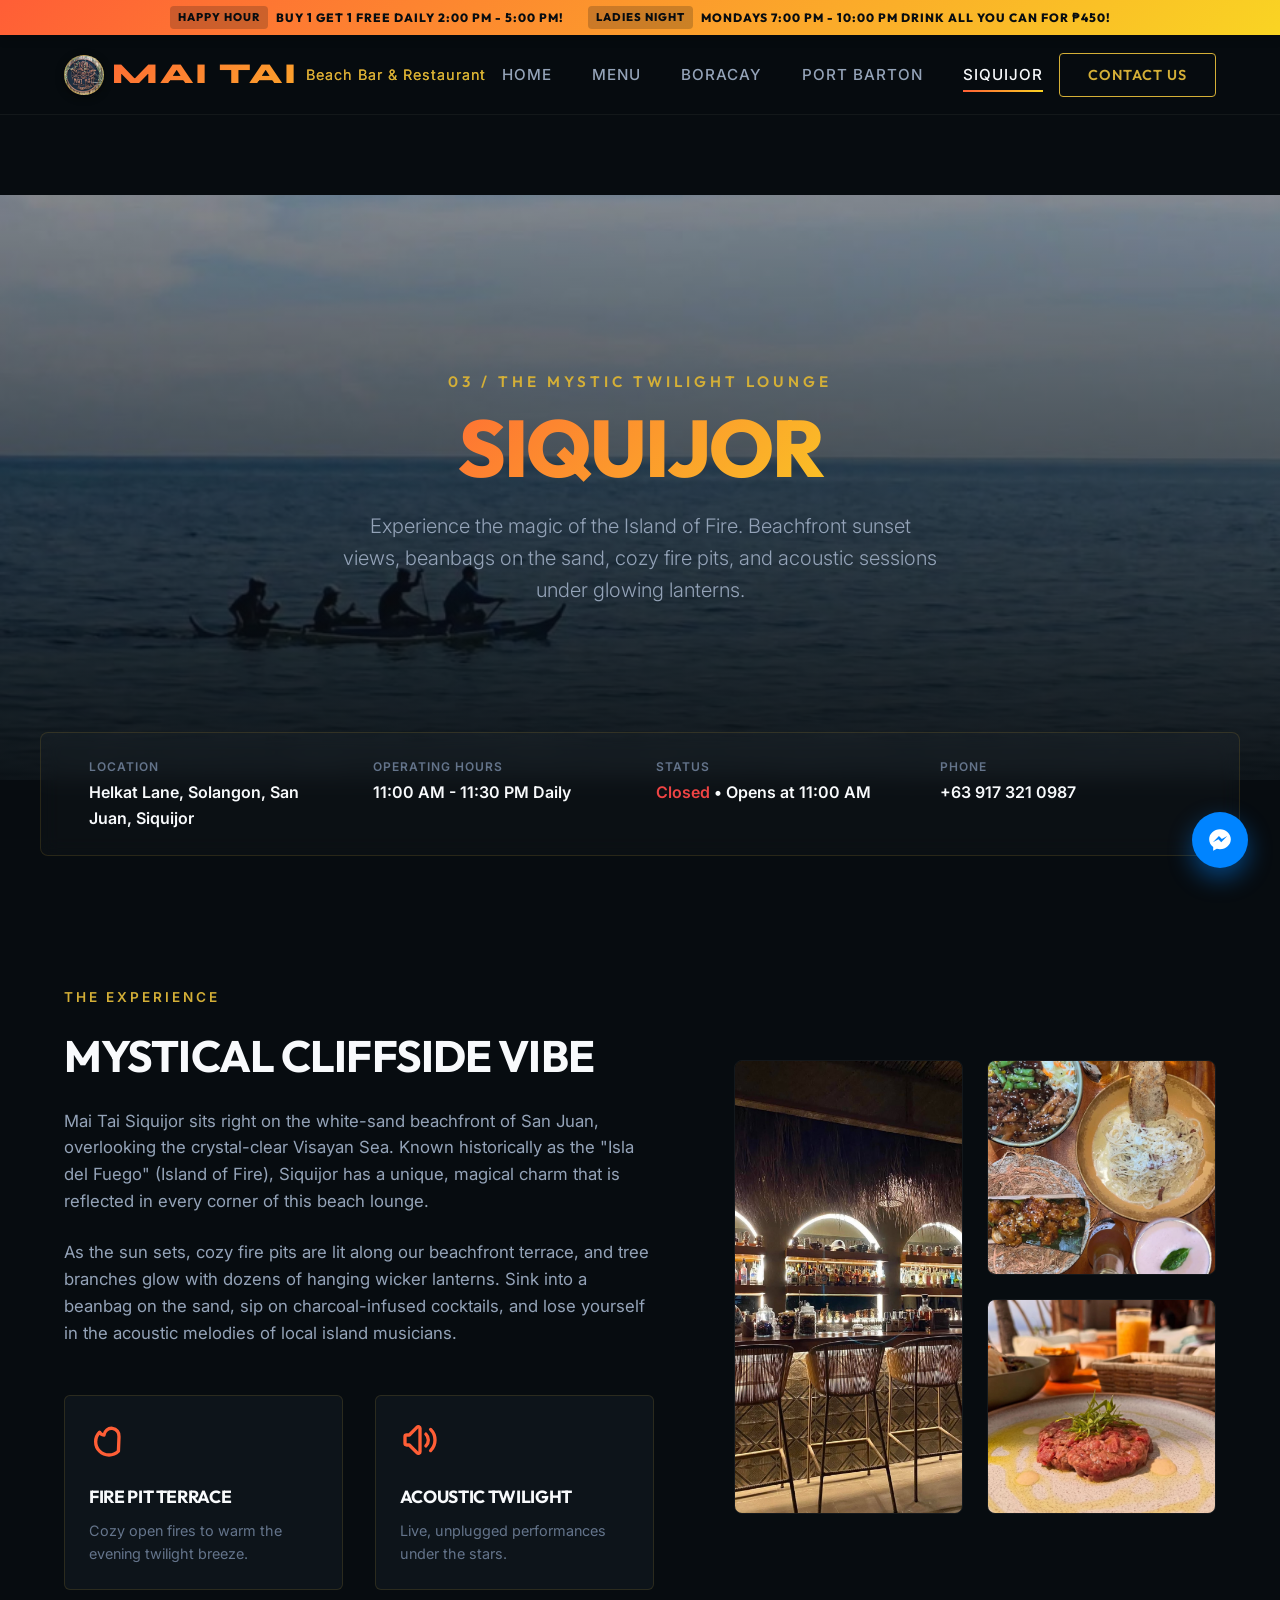
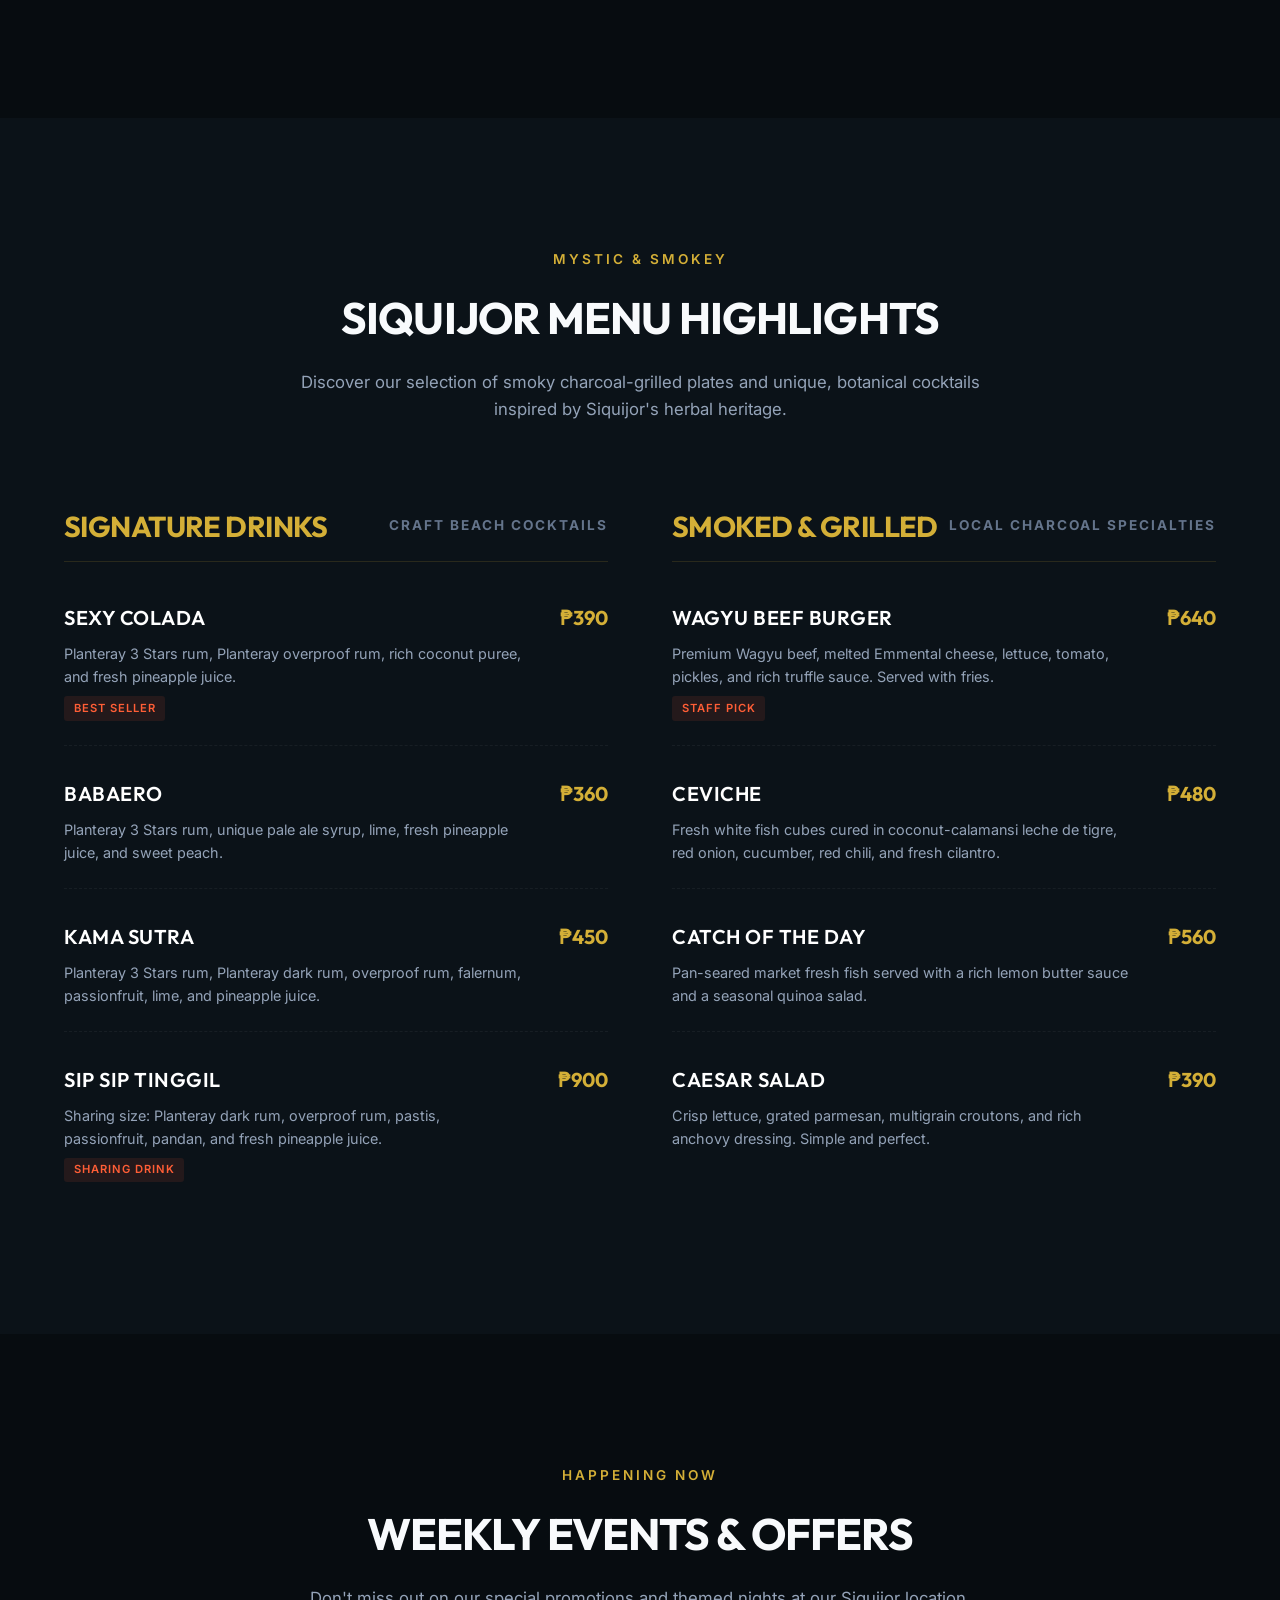
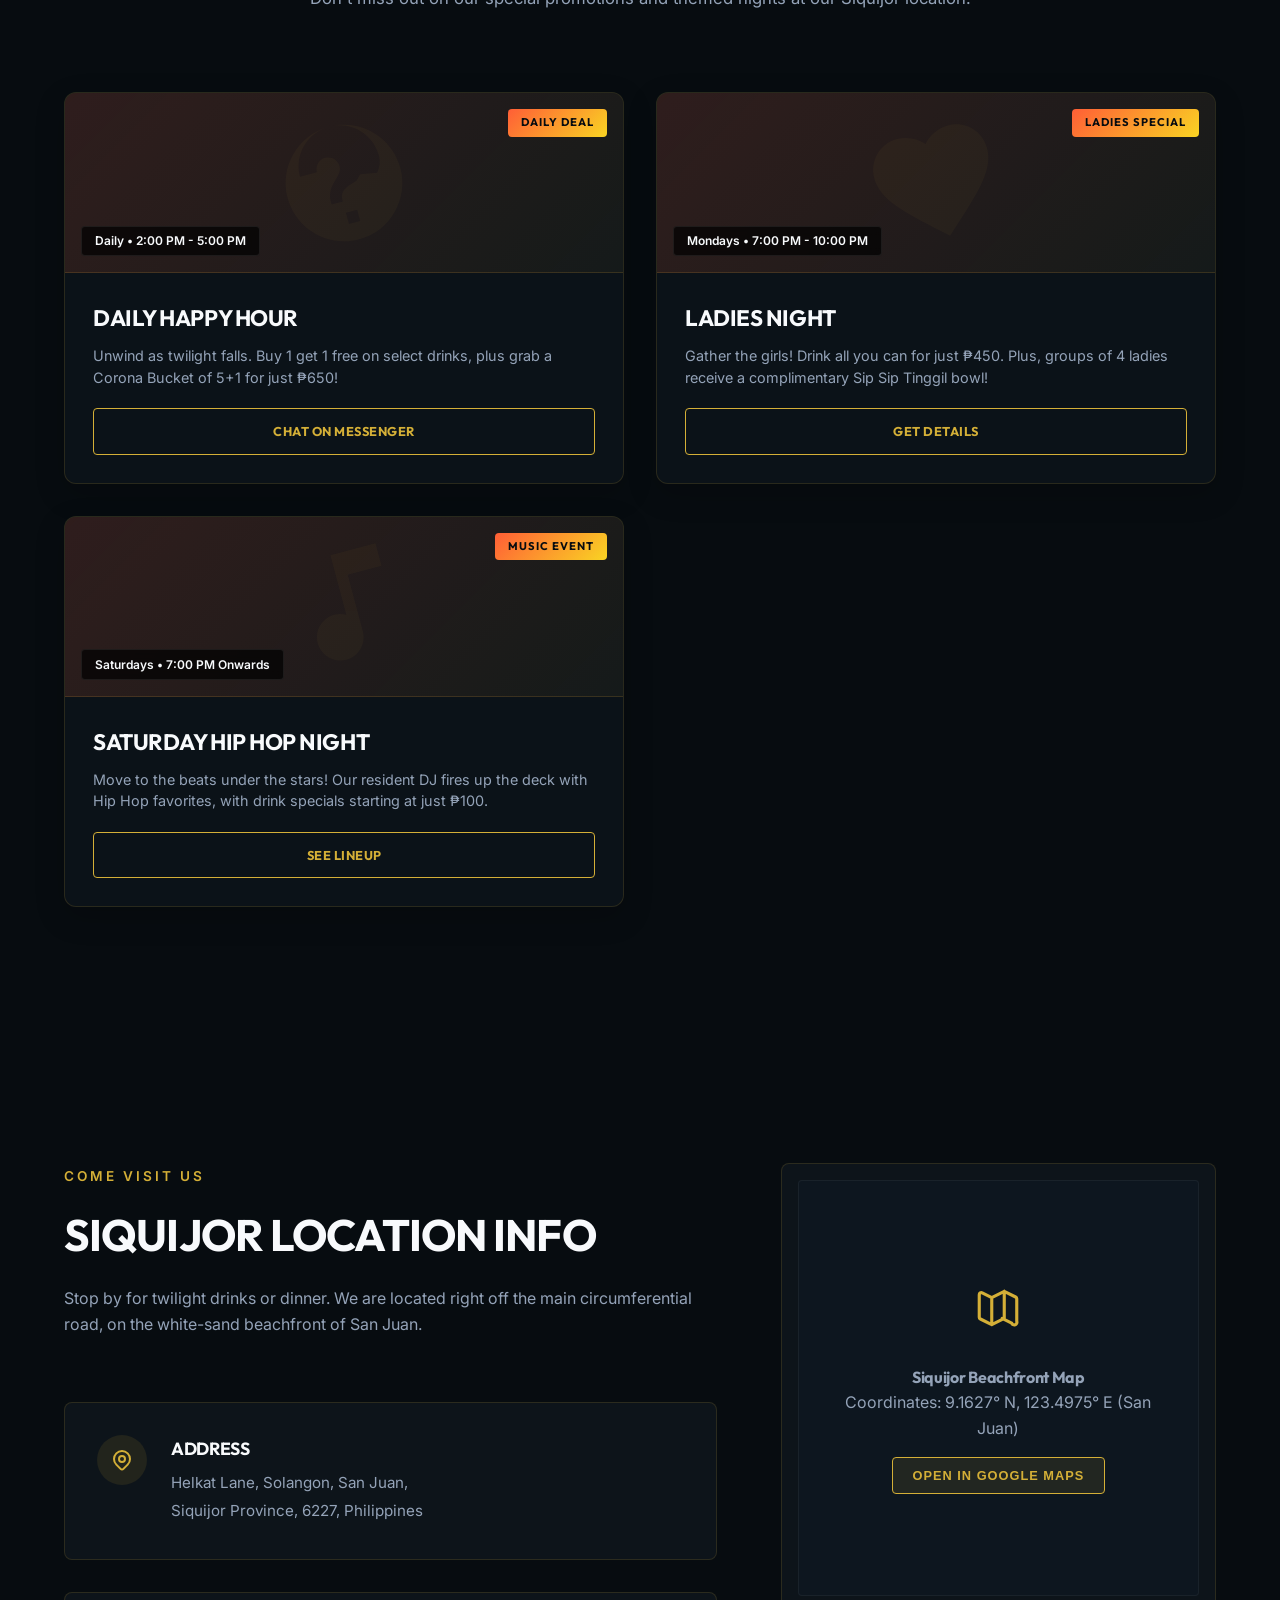
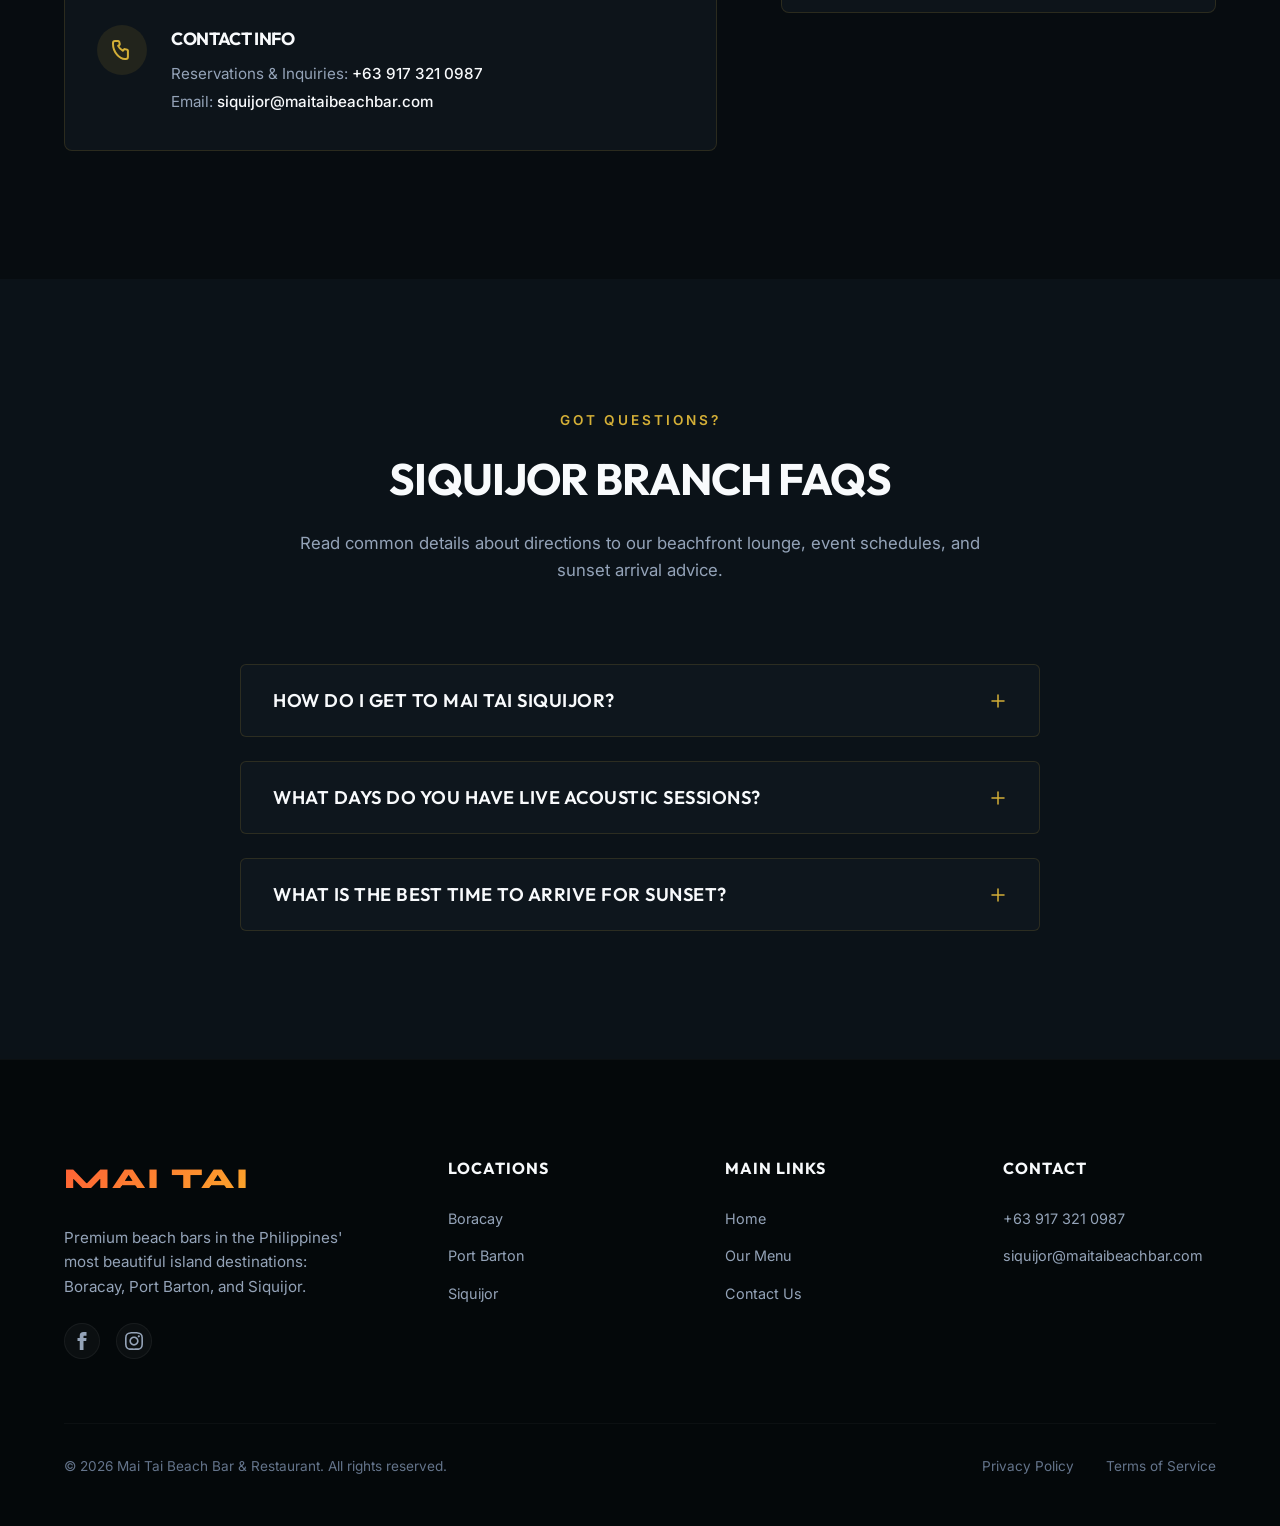
<file: siquijor.html>
<!DOCTYPE html>
<html lang="en">
<head>
  <meta charset="UTF-8">
  <meta name="viewport" content="width=device-width, initial-scale=1.0">
  <title>Mai Tai Beach Bar Siquijor | Mystic Beachfront Sunset Lounge San Juan</title>
  
  <!-- SEO Meta Tags -->
  <meta name="description" content="Visit Mai Tai Beach Bar in Helkat Lane, Solangon, San Juan, Siquijor. Relax in our mystical cliffside sunset lounge. Enjoy charcoal-grilled delicacies, fire pit seating, and acoustic sessions.">
  <meta name="keywords" content="Mai Tai Siquijor, beach bar Siquijor, San Juan Siquijor restaurant, cliffside lounge Siquijor, sunset bar Siquijor, acoustic sessions Siquijor, charcoal grill Siquijor">
  
  <!-- Open Graph -->
  <meta property="og:type" content="website">
  <meta property="og:url" content="https://maitaibeachbar.com/siquijor.html">
  <meta property="og:title" content="Mai Tai Beach Bar Siquijor | Mystic Cliffside Lounge San Juan">
  <meta property="og:description" content="Experience Siquijor's magical sunset from our beachfront lounge in San Juan. Beanbags on the sand, fire pits, acoustic twilight sessions, and unique local rum cocktails.">
  <meta property="og:image" content="assets/images/siquijor/siq-hero.jpg">

  <!-- Favicon -->
  <link rel="icon" type="image/png" href="assets/images/favicon.png">
  <link rel="apple-touch-icon" href="assets/images/apple-touch-icon.png">

  <!-- Stylesheet -->
  <link rel="stylesheet" href="css/style.css">

  <!-- Structured Data: LocalBusiness & FAQPage (SEO/GEO) -->
  <script type="application/ld+json">
  {
    "@context": "https://schema.org",
    "@graph": [
      {
        "@type": "BarOrRestaurant",
        "@id": "https://maitaibeachbar.com/siquijor.html#localbusiness",
        "name": "Mai Tai Beach Bar & Restaurant - Siquijor",
        "image": "https://maitaibeachbar.com/assets/images/siquijor/siq-hero.jpg",
        "url": "https://maitaibeachbar.com/siquijor.html",
        "telephone": "+639173210987",
        "priceRange": "$$",
        "servesCuisine": "Filipino Fusion, International, Seafood, Cocktails",
        "address": {
          "@type": "PostalAddress",
          "streetAddress": "Helkat Lane, Solangon, San Juan",
          "addressLocality": "San Juan",
          "addressRegion": "Siquijor",
          "postalCode": "6227",
          "addressCountry": "PH"
        },
        "geo": {
          "@type": "GeoCoordinates",
          "latitude": 9.1627,
          "longitude": 123.4975
        },
        "openingHoursSpecification": [
          {
            "@type": "OpeningHoursSpecification",
            "dayOfWeek": [
              "Monday",
              "Tuesday",
              "Wednesday",
              "Thursday",
              "Friday",
              "Saturday",
              "Sunday"
            ],
            "opens": "11:00",
            "closes": "23:30"
          }
        ],
        "menu": "https://maitaibeachbar.com/siquijor.html#menu"
      },
      {
        "@type": "FAQPage",
        "@id": "https://maitaibeachbar.com/siquijor.html#faq",
        "mainEntity": [
          {
            "@type": "Question",
            "name": "How do I get to Mai Tai Siquijor?",
            "acceptedAnswer": {
              "@type": "Answer",
              "text": "We are located in Helkat Lane, Solangon, San Juan, Siquijor. Facing the white beach, we are a 15-minute drive south from the main Siquijor Port along the Circumferential Road. Tricycles and motorbikes can access our private parking area easily."
            }
          },
          {
            "@type": "Question",
            "name": "What days do you have live acoustic sessions?",
            "acceptedAnswer": {
              "@type": "Answer",
              "text": "We host acoustic twilight sessions from 5:00 PM to 7:00 PM on weekdays, and live unplugged bands with local fire dancers on Friday and Saturday nights from 6:00 PM onwards."
            }
          },
          {
            "@type": "Question",
            "name": "What is the best time to arrive for sunset?",
            "acceptedAnswer": {
              "@type": "Answer",
              "text": "The mystical Siquijor twilight starts changing colors around 5:00 PM. We recommend arriving by 4:30 PM to secure a cozy cliffside sofa near the fire pits and catch the entire twilight transition."
            }
          }
        ]
      }
    ]
  }
  </script>
</head>
<body class="has-promo">

  <!-- Promotion Banner Alert -->
  <div class="promo-banner">
    <span class="promo-highlight">Happy Hour</span> Buy 1 Get 1 Free Daily 2:00 PM - 5:00 PM! <span class="promo-highlight" style="margin-left: 1.5rem;">Ladies Night</span> Mondays 7:00 PM - 10:00 PM Drink All You Can for ₱450!
  </div>

  <!-- Navigation -->
  <nav class="navbar" id="main-nav">
    <a href="index.html" class="logo">
      MAI TAI <span>Beach Bar & Restaurant</span>
    </a>
    <ul class="nav-links" id="nav-menu">
      <li class="nav-item"><a href="index.html">Home</a></li>
      <li class="nav-item"><a href="menu.html">Menu</a></li>
      <li class="nav-item"><a href="boracay.html">Boracay</a></li>
      <li class="nav-item"><a href="port-barton.html">Port Barton</a></li>
      <li class="nav-item active"><a href="siquijor.html">Siquijor</a></li>
    </ul>
    <button class="nav-btn open-contact-modal">Contact Us</button>
    <button class="hamburger" id="nav-toggle" aria-label="Toggle Menu">
      <span></span>
      <span></span>
      <span></span>
    </button>
  </nav>

  <!-- Hero Section -->
  <header class="branch-hero">
    <div class="branch-hero-bg" style="background-image: url('assets/images/siquijor/siq-hero.jpg'); background-position: center 45%;"></div>
    <div class="branch-hero-content">
      <span class="branch-tag">03 / The Mystic Twilight Lounge</span>
      <h1 class="branch-title">Siquijor</h1>
      <p class="branch-subtitle">Experience the magic of the Island of Fire. Beachfront sunset views, beanbags on the sand, cozy fire pits, and acoustic sessions under glowing lanterns.</p>
    </div>
  </header>

  <!-- TL;DR Quick Info Bar (GEO-Optimized Card) -->
  <section class="container">
    <div class="tldr-bar">
      <div class="tldr-item">
        <span class="tldr-label">Location</span>
        <span class="tldr-value">Helkat Lane, Solangon, San Juan, Siquijor</span>
      </div>
      <div class="tldr-item">
        <span class="tldr-label">Operating Hours</span>
        <span class="tldr-value">11:00 AM - 11:30 PM Daily</span>
      </div>
      <div class="tldr-item">
        <span class="tldr-label">Status</span>
        <span class="tldr-value" id="open-status">Loading hours...</span>
      </div>
      <div class="tldr-item">
        <span class="tldr-label">Phone</span>
        <span class="tldr-value"><a href="tel:+639173210987">+63 917 321 0987</a></span>
      </div>
    </div>
  </section>

  <!-- About / Vibe Section -->
  <section class="section section-dark">
    <div class="container about-grid">
      <div class="about-text">
        <span class="section-tag">The Experience</span>
        <h2 class="section-title">Mystical Cliffside Vibe</h2>
        <p>Mai Tai Siquijor sits right on the white-sand beachfront of San Juan, overlooking the crystal-clear Visayan Sea. Known historically as the "Isla del Fuego" (Island of Fire), Siquijor has a unique, magical charm that is reflected in every corner of this beach lounge.</p>
        <p>As the sun sets, cozy fire pits are lit along our beachfront terrace, and tree branches glow with dozens of hanging wicker lanterns. Sink into a beanbag on the sand, sip on charcoal-infused cocktails, and lose yourself in the acoustic melodies of local island musicians.</p>
        
        <div class="about-features">
          <div class="feature-card">
            <svg class="feature-icon" fill="none" stroke="currentColor" stroke-linecap="round" stroke-linejoin="round" stroke-width="2" viewBox="0 0 24 24"><path d="M17.657 18.657A8 8 0 016.343 7.343S7 9 9 9c0 .002 0 .003.007.005A3.5 3.5 0 0118 10l-.343 8.657z"/></svg>
            <h4>Fire Pit Terrace</h4>
            <p>Cozy open fires to warm the evening twilight breeze.</p>
          </div>
          <div class="feature-card">
            <svg class="feature-icon" fill="none" stroke="currentColor" stroke-linecap="round" stroke-linejoin="round" stroke-width="2" viewBox="0 0 24 24"><path d="M15.536 8.464a5 5 0 010 7.072m2.828-9.9a9 9 0 010 12.728M5.586 15H4a1 1 0 01-1-1v-4a1 1 0 011-1h1.586l4.707-4.707C10.923 3.663 12 4.109 12 5v14c0 .891-1.077 1.337-1.707.707L5.586 15z"/></svg>
            <h4>Acoustic Twilight</h4>
            <p>Live, unplugged performances under the stars.</p>
          </div>
        </div>
      </div>
      
      <div class="about-gallery">
        <div class="gallery-img wide">
          <img src="assets/images/siquijor/siq-interior.jpg" alt="Warmly lit arched back bar and rattan stools at Mai Tai Beach Bar Siquijor" loading="lazy" width="1200" height="1600">
        </div>
        <div class="gallery-img">
          <img src="assets/images/siquijor/siq-food-1.jpg" alt="Spread of pasta, rice bowls and cocktails at Mai Tai Siquijor" loading="lazy" width="1200" height="1600">
        </div>
        <div class="gallery-img">
          <img src="assets/images/siquijor/siq-food-2.jpg" alt="Beef tartare plated against the beachfront at Mai Tai Siquijor" loading="lazy" width="1200" height="1600">
        </div>
      </div>
    </div>
  </section>

  <!-- Digital Menu Preview -->
  <section class="section section-alt" id="menu">
    <div class="container">
      <div class="section-header">
        <span class="section-tag">Mystic & Smokey</span>
        <h2 class="section-title">Siquijor Menu Highlights</h2>
        <p class="section-desc">Discover our selection of smoky charcoal-grilled plates and unique, botanical cocktails inspired by Siquijor's herbal heritage.</p>
      </div>

      <div class="menu-grid">
        <!-- Cocktails -->
        <div>
          <h3 class="menu-category-title">Signature Drinks <span>Craft Beach Cocktails</span></h3>
          <div class="menu-items-list">
            <div class="menu-item">
              <div class="menu-item-header">
                <h4 class="menu-item-name">Sexy Colada</h4>
                <span class="menu-item-price">₱390</span>
              </div>
              <p class="menu-item-desc">Planteray 3 Stars rum, Planteray overproof rum, rich coconut puree, and fresh pineapple juice.</p>
              <span class="menu-item-tag">Best Seller</span>
            </div>
            <div class="menu-item">
              <div class="menu-item-header">
                <h4 class="menu-item-name">Babaero</h4>
                <span class="menu-item-price">₱360</span>
              </div>
              <p class="menu-item-desc">Planteray 3 Stars rum, unique pale ale syrup, lime, fresh pineapple juice, and sweet peach.</p>
            </div>
            <div class="menu-item">
              <div class="menu-item-header">
                <h4 class="menu-item-name">Kama Sutra</h4>
                <span class="menu-item-price">₱450</span>
              </div>
              <p class="menu-item-desc">Planteray 3 Stars rum, Planteray dark rum, overproof rum, falernum, passionfruit, lime, and pineapple juice.</p>
            </div>
            <div class="menu-item">
              <div class="menu-item-header">
                <h4 class="menu-item-name">Sip Sip Tinggil</h4>
                <span class="menu-item-price">₱900</span>
              </div>
              <p class="menu-item-desc">Sharing size: Planteray dark rum, overproof rum, pastis, passionfruit, pandan, and fresh pineapple juice.</p>
              <span class="menu-item-tag">Sharing Drink</span>
            </div>
          </div>
        </div>

        <!-- Food -->
        <div>
          <h3 class="menu-category-title">Smoked & Grilled <span>Local Charcoal Specialties</span></h3>
          <div class="menu-items-list">
            <div class="menu-item">
              <div class="menu-item-header">
                <h4 class="menu-item-name">Wagyu Beef Burger</h4>
                <span class="menu-item-price">₱640</span>
              </div>
              <p class="menu-item-desc">Premium Wagyu beef, melted Emmental cheese, lettuce, tomato, pickles, and rich truffle sauce. Served with fries.</p>
              <span class="menu-item-tag">Staff Pick</span>
            </div>
            <div class="menu-item">
              <div class="menu-item-header">
                <h4 class="menu-item-name">Ceviche</h4>
                <span class="menu-item-price">₱480</span>
              </div>
              <p class="menu-item-desc">Fresh white fish cubes cured in coconut-calamansi leche de tigre, red onion, cucumber, red chili, and fresh cilantro.</p>
            </div>
            <div class="menu-item">
              <div class="menu-item-header">
                <h4 class="menu-item-name">Catch of the Day</h4>
                <span class="menu-item-price">₱560</span>
              </div>
              <p class="menu-item-desc">Pan-seared market fresh fish served with a rich lemon butter sauce and a seasonal quinoa salad.</p>
            </div>
            <div class="menu-item">
              <div class="menu-item-header">
                <h4 class="menu-item-name">Caesar Salad</h4>
                <span class="menu-item-price">₱390</span>
              </div>
              <p class="menu-item-desc">Crisp lettuce, grated parmesan, multigrain croutons, and rich anchovy dressing. Simple and perfect.</p>
            </div>
          </div>
        </div>
      </div>
    </div>
  </section>

  <!-- Weekly Events & Special Offers Section -->
  <section class="section section-dark" id="events-promos">
    <div class="container">
      <div class="section-header">
        <span class="section-tag">Happening Now</span>
        <h2 class="section-title">Weekly Events & Offers</h2>
        <p class="section-desc">Don't miss out on our special promotions and themed nights at our Siquijor location.</p>
      </div>
      
      <div class="events-grid">
        <!-- Promo 1: Happy Hour -->
        <div class="event-card">
          <div class="event-image-placeholder">
            <svg class="event-image-icon" fill="currentColor" viewBox="0 0 24 24"><path d="M12 2C6.48 2 2 6.48 2 12s4.48 10 10 10 10-4.48 10-10S17.52 2 12 2zm1 17h-2v-2h2v2zm2.07-7.75l-.9.92C11.45 12.9 11 13.5 11 15h-2v-.5c0-1.1.45-2.1 1.17-2.83l1.24-1.26c.37-.36.59-.86.59-1.41 0-1.1-.9-2-2-2s-2 .9-2 2H5c0-3.87 3.13-7 7-7s7 3.13 7 7c0 1.11-.45 2.11-1.07 2.75z"/></svg>
            <span class="event-badge">Daily Deal</span>
            <span class="event-time-badge">Daily • 2:00 PM - 5:00 PM</span>
          </div>
          <div class="event-card-content">
            <div>
              <h3 class="event-card-title">Daily Happy Hour</h3>
              <p class="event-card-desc">Unwind as twilight falls. Buy 1 get 1 free on select drinks, plus grab a Corona Bucket of 5+1 for just ₱650!</p>
            </div>
            <a href="https://m.me/maitaibeachbar" target="_blank" rel="noopener noreferrer" class="event-card-cta">
              Chat on Messenger
            </a>
          </div>
        </div>
        
        <!-- Promo 2: Ladies Night -->
        <div class="event-card">
          <div class="event-image-placeholder">
            <svg class="event-image-icon" fill="currentColor" viewBox="0 0 24 24"><path d="M12 21.35l-1.45-1.32C5.4 15.36 2 12.28 2 8.5 2 5.42 4.42 3 7.5 3c1.74 0 3.41.81 4.5 2.09C13.09 3.81 14.76 3 16.5 3 19.58 3 22 5.42 22 8.5c0 3.78-3.4 6.86-8.55 11.54L12 21.35z"/></svg>
            <span class="event-badge">Ladies Special</span>
            <span class="event-time-badge">Mondays • 7:00 PM - 10:00 PM</span>
          </div>
          <div class="event-card-content">
            <div>
              <h3 class="event-card-title">Ladies Night</h3>
              <p class="event-card-desc">Gather the girls! Drink all you can for just ₱450. Plus, groups of 4 ladies receive a complimentary Sip Sip Tinggil bowl!</p>
            </div>
            <a href="https://m.me/maitaibeachbar" target="_blank" rel="noopener noreferrer" class="event-card-cta">
              Get Details
            </a>
          </div>
        </div>

        <!-- Promo 3: Saturday Hip Hop Night -->
        <div class="event-card">
          <div class="event-image-placeholder">
            <svg class="event-image-icon" fill="currentColor" viewBox="0 0 24 24"><path d="M12 3v10.55c-.59-.34-1.27-.55-2-.55-2.21 0-4 1.79-4 4s1.79 4 4 4 4-1.79 4-4V7h6V3h-8z"/></svg>
            <span class="event-badge">Music Event</span>
            <span class="event-time-badge">Saturdays • 7:00 PM Onwards</span>
          </div>
          <div class="event-card-content">
            <div>
              <h3 class="event-card-title">Saturday Hip Hop Night</h3>
              <p class="event-card-desc">Move to the beats under the stars! Our resident DJ fires up the deck with Hip Hop favorites, with drink specials starting at just ₱100.</p>
            </div>
            <a href="https://m.me/maitaibeachbar" target="_blank" rel="noopener noreferrer" class="event-card-cta">
              See Lineup
            </a>
          </div>
        </div>
      </div>
    </div>
  </section>

  <!-- Location Map & Contact -->
  <section class="section section-dark">
    <div class="container contact-grid">
      <!-- Contact Information -->
      <div class="contact-info-list">
        <div>
          <span class="section-tag">Come Visit Us</span>
          <h2 class="section-title">Siquijor Location Info</h2>
          <p style="color: var(--text-secondary); margin-bottom: 2rem;">Stop by for twilight drinks or dinner. We are located right off the main circumferential road, on the white-sand beachfront of San Juan.</p>
        </div>
        
        <div class="info-item-box">
          <div class="info-icon-wrapper">
            <svg fill="none" stroke="currentColor" stroke-linecap="round" stroke-linejoin="round" stroke-width="2" viewBox="0 0 24 24"><path d="M17.657 16.657L13.414 20.9a1.998 1.998 0 01-2.827 0l-4.244-4.243a8 8 0 1111.314 0z"/><path d="M15 11a3 3 0 11-6 0 3 3 0 016 0z"/></svg>
          </div>
          <div class="info-details">
            <h4>Address</h4>
            <p>Helkat Lane, Solangon, San Juan,</p>
            <p>Siquijor Province, 6227, Philippines</p>
          </div>
        </div>

        <div class="info-item-box">
          <div class="info-icon-wrapper">
            <svg fill="none" stroke="currentColor" stroke-linecap="round" stroke-linejoin="round" stroke-width="2" viewBox="0 0 24 24"><path d="M3 5a2 2 0 012-2h3.28a1 1 0 01.94.725l.548 2.2a1 1 0 01-.321.988l-1.305.98a10.582 10.582 0 004.872 4.872l.98-1.305a1 1 0 01.988-.321l2.2.548a1 1 0 01.725.94V19a2 2 0 01-2 2h-1C9.716 21 3 14.284 3 6V5z"/></svg>
          </div>
          <div class="info-details">
            <h4>Contact Info</h4>
            <p>Reservations & Inquiries: <a href="tel:+639173210987">+63 917 321 0987</a></p>
            <p>Email: <a href="mailto:siquijor@maitaibeachbar.com">siquijor@maitaibeachbar.com</a></p>
          </div>
        </div>
      </div>

      <!-- Map Block -->
      <div class="map-card">
        <div class="map-embed">
          <div class="map-placeholder-content">
            <svg class="map-placeholder-icon" fill="none" stroke="currentColor" stroke-linecap="round" stroke-linejoin="round" stroke-width="1.5" viewBox="0 0 24 24"><path d="M9 20l-5.447-2.724A1 1 0 013 16.382V5.618a1 1 0 011.447-.894L9 7m0 13l6-3m-6 3V7m5 10l4.553 2.276A1 1 0 0021 18.382V7.618a1 1 0 00-.553-.894L15 4m0 13V4m0 0L9 7"/></svg>
            <h4>Siquijor Beachfront Map</h4>
            <p>Coordinates: 9.1627° N, 123.4975° E (San Juan)</p>
            <button class="map-placeholder-btn" onclick="window.open('https://maps.google.com/?q=9.1627,123.4975')">Open in Google Maps</button>
          </div>
        </div>
      </div>
    </div>
  </section>

  <!-- FAQ Section (GEO/RAG-Optimized) -->
  <section class="section section-alt">
    <div class="container">
      <div class="section-header">
        <span class="section-tag">Got Questions?</span>
        <h2 class="section-title">Siquijor Branch FAQs</h2>
        <p class="section-desc">Read common details about directions to our beachfront lounge, event schedules, and sunset arrival advice.</p>
      </div>

      <div class="faq-list">
        <div class="faq-item">
          <button class="faq-question">
            <span>How do I get to Mai Tai Siquijor?</span>
            <svg class="faq-icon" fill="none" stroke="currentColor" stroke-linecap="round" stroke-linejoin="round" stroke-width="2" viewBox="0 0 24 24"><path d="M12 4v16m8-8H4"/></svg>
          </button>
          <div class="faq-answer">
            <div class="faq-answer-content">
              We are located in Helkat Lane, Solangon, San Juan, Siquijor, right on the white-sand sunset beachfront. We are a 15-minute drive south from Siquijor Port along the main Circumferential Road. Motorbike rental or local tricycles can easily drop you off directly in our private parking lot.
            </div>
          </div>
        </div>

        <div class="faq-item">
          <button class="faq-question">
            <span>What days do you have live acoustic sessions?</span>
            <svg class="faq-icon" fill="none" stroke="currentColor" stroke-linecap="round" stroke-linejoin="round" stroke-width="2" viewBox="0 0 24 24"><path d="M12 4v16m8-8H4"/></svg>
          </button>
          <div class="faq-answer">
            <div class="faq-answer-content">
              We host live acoustic twilight sessions from 5:00 PM to 7:00 PM on weekdays, and live unplugged local bands with mystical fire dancers on Friday and Saturday nights starting at 6:00 PM.
            </div>
          </div>
        </div>

        <div class="faq-item">
          <button class="faq-question">
            <span>What is the best time to arrive for sunset?</span>
            <svg class="faq-icon" fill="none" stroke="currentColor" stroke-linecap="round" stroke-linejoin="round" stroke-width="2" viewBox="0 0 24 24"><path d="M12 4v16m8-8H4"/></svg>
          </button>
          <div class="faq-answer">
            <div class="faq-answer-content">
              The sky starts changing to beautiful hues of pink, orange, and purple around 5:00 PM. We recommend arriving around 4:30 PM to secure the best beachfront beanbags and sofas next to the fire pits and catch the full transition.
            </div>
          </div>
        </div>
      </div>
    </div>
  </section>

  <!-- Footer -->
  <footer class="footer">
    <div class="footer-grid">
      <div class="footer-brand">
        <a href="index.html" class="logo">MAI TAI</a>
        <p class="footer-desc">Premium beach bars in the Philippines' most beautiful island destinations: Boracay, Port Barton, and Siquijor.</p>
        <div class="social-links">
          <a href="https://www.facebook.com/p/Mai-Tai-Beach-Bar-Siquijor-61581399376600/" target="_blank" rel="noopener noreferrer" class="social-icon" aria-label="Facebook"><svg fill="currentColor" width="18" height="18" viewBox="0 0 24 24"><path d="M9 8h-3v4h3v12h5v-12h3.642l.358-4h-4v-1.667c0-.955.192-1.333 1.115-1.333h2.885v-5h-3.808c-3.596 0-5.192 1.583-5.192 4.615v3.385z"/></svg></a>
          <a href="https://instagram.com/mai.tai.siquijor" target="_blank" rel="noopener noreferrer" class="social-icon" aria-label="Instagram"><svg fill="currentColor" width="18" height="18" viewBox="0 0 24 24"><path d="M12 2.163c3.204 0 3.584.012 4.85.07 3.252.148 4.771 1.691 4.919 4.919.058 1.265.069 1.645.069 4.849 0 3.205-.012 3.584-.069 4.849-.149 3.225-1.664 4.771-4.919 4.919-1.266.058-1.644.07-4.85.07-3.204 0-3.584-.012-4.849-.07-3.26-.149-4.771-1.699-4.919-4.92-.058-1.265-.07-1.644-.07-4.849 0-3.204.013-3.583.07-4.849.149-3.227 1.664-4.771 4.919-4.919 1.266-.057 1.645-.069 4.849-.069zm0-2c-3.259 0-3.667.014-4.947.072-4.358.2-6.78 2.618-6.98 6.98-.059 1.281-.073 1.689-.073 4.948 0 3.259.014 3.668.072 4.948.2 4.358 2.618 6.78 6.98 6.98 1.281.058 1.689.072 4.948.072 3.259 0 3.668-.014 4.948-.072 4.354-.2 6.782-2.618 6.979-6.98.059-1.28.073-1.689.073-4.948 0-3.259-.014-3.667-.072-4.947-.196-4.354-2.617-6.78-6.979-6.98-1.281-.059-1.69-.073-4.949-.073zm0 5.838c-3.403 0-6.162 2.759-6.162 6.162s2.759 6.163 6.162 6.163 6.162-2.759 6.162-6.163c0-3.403-2.759-6.162-6.162-6.162zm0 10.162c-2.209 0-4-1.79-4-4 0-2.209 1.791-4 4-4s4 1.791 4 4c0 2.21-1.791 4-4 4zm6.406-11.845c-.796 0-1.441.645-1.441 1.44s.645 1.44 1.441 1.44c.795 0 1.439-.645 1.439-1.44s-.644-1.44-1.439-1.44z"/></svg></a>
        </div>
      </div>
      
      <div class="footer-col">
        <h5>Locations</h5>
        <ul class="footer-links">
          <li><a href="boracay.html">Boracay</a></li>
          <li><a href="port-barton.html">Port Barton</a></li>
          <li><a href="siquijor.html">Siquijor</a></li>
        </ul>
      </div>

      <div class="footer-col">
        <h5>Main Links</h5>
        <ul class="footer-links">
          <li><a href="index.html">Home</a></li>
          <li><a href="siquijor.html#menu">Our Menu</a></li>
          <li><a href="#" class="open-contact-modal">Contact Us</a></li>
        </ul>
      </div>

      <div class="footer-col">
        <h5>Contact</h5>
        <ul class="footer-links">
          <li><a href="tel:+639173210987">+63 917 321 0987</a></li>
          <li><a href="mailto:siquijor@maitaibeachbar.com">siquijor@maitaibeachbar.com</a></li>
        </ul>
      </div>
    </div>
    
    <div class="footer-bottom">
      <p>&copy; 2026 Mai Tai Beach Bar & Restaurant. All rights reserved.</p>
      <div class="footer-policy-links">
        <a href="#">Privacy Policy</a>
        <a href="#">Terms of Service</a>
      </div>
    </div>
  </footer>

  <!-- Floating Messenger Button -->
  <a href="https://m.me/maitaibeachbar" target="_blank" rel="noopener noreferrer" class="floating-messenger-btn" aria-label="Chat on Messenger">
    <svg fill="currentColor" viewBox="0 0 24 24"><path d="M12 2C6.5 2 2 6.14 2 11.25c0 2.91 1.45 5.51 3.73 7.2L5.67 22l3.41-1.87c.92.26 1.9.4 2.92.4 5.5 0 10-4.14 10-9.25S17.5 2 12 2zm1.14 12.18l-2.61-2.79-5.07 2.79 5.56-5.91 2.68 2.79 5-2.79-5.56 5.92z"/></svg>
  </a>

  <!-- Contact Modal -->
  <div class="modal" id="contact-modal">
    <div class="modal-content contact-modal-width">
      <button class="modal-close" id="close-contact-modal" aria-label="Close Modal">
        <svg fill="none" stroke="currentColor" stroke-linecap="round" stroke-linejoin="round" stroke-width="2" viewBox="0 0 24 24"><path d="M6 18L18 6M6 6l12 12"/></svg>
      </button>
      
      <div class="modal-header">
        <h3>Contact Mai Tai</h3>
        <p>Get in touch with our branches directly via phone, Messenger, or Instagram.</p>
      </div>
      
      <div class="contact-branches-grid">
        <!-- Boracay -->
        <div class="contact-branch-card">
          <div>
            <h4 class="contact-branch-name">Boracay</h4>
            <div class="contact-branch-details">
              <p><strong>Address:</strong> Station 1 Beachfront, Barangay Balabag, Boracay Island</p>
              <p><strong>Hours:</strong> 11:00 AM - 12:00 AM Daily</p>
              <p><strong>Phone:</strong> +63 917 185 1211</p>
            </div>
          </div>
          <div class="contact-branch-actions">
            <a href="https://m.me/maitaibeachbar" target="_blank" rel="noopener noreferrer" class="contact-action-btn messenger-btn">
              <svg fill="currentColor" width="16" height="16" viewBox="0 0 24 24"><path d="M12 2C6.5 2 2 6.14 2 11.25c0 2.91 1.45 5.51 3.73 7.2L5.67 22l3.41-1.87c.92.26 1.9.4 2.92.4 5.5 0 10-4.14 10-9.25S17.5 2 12 2zm1.14 12.18l-2.61-2.79-5.07 2.79 5.56-5.91 2.68 2.79 5-2.79-5.56 5.92z"/></svg>
              Chat on Messenger
            </a>
            <a href="https://instagram.com/maitaibeachbar" target="_blank" rel="noopener noreferrer" class="contact-action-btn instagram-btn">
              <svg fill="currentColor" width="16" height="16" viewBox="0 0 24 24"><path d="M12 2.163c3.204 0 3.584.012 4.85.07 3.252.148 4.771 1.691 4.919 4.919.058 1.265.069 1.645.069 4.849 0 3.205-.012 3.584-.069 4.849-.149 3.225-1.664 4.771-4.919 4.919-1.266.058-1.644.07-4.85.07-3.204 0-3.584-.012-4.849-.07-3.26-.149-4.771-1.699-4.919-4.92-.058-1.265-.07-1.644-.07-4.849 0-3.204.013-3.583.07-4.849.149-3.227 1.664-4.771 4.919-4.919 1.266-.057 1.645-.069 4.849-.069zm0-2c-3.259 0-3.667.014-4.947.072-4.358.2-6.78 2.618-6.98 6.98-.059 1.281-.073 1.689-.073 4.948 0 3.259.014 3.668.072 4.948.2 4.358 2.618 6.78 6.98 6.98 1.281.058 1.689.072 4.948.072 3.259 0 3.668-.014 4.948-.072 4.354-.2 6.782-2.618 6.979-6.98.059-1.28.073-1.689.073-4.948 0-3.259-.014-3.667-.072-4.947-.196-4.354-2.617-6.78-6.979-6.98-1.281-.059-1.69-.073-4.949-.073zm0 5.838c-3.403 0-6.162 2.759-6.162 6.162s2.759 6.163 6.162 6.163 6.162-2.759 6.162-6.163c0-3.403-2.759-6.162-6.162-6.162zm0 10.162c-2.209 0-4-1.79-4-4 0-2.209 1.791-4 4-4s4 1.791 4 4c0 2.21-1.791 4-4 4zm6.406-11.845c-.796 0-1.441.645-1.441 1.44s.645 1.44 1.441 1.44c.795 0 1.439-.645 1.439-1.44s-.644-1.44-1.439-1.44z"/></svg>
            </a>
          </div>
        </div>
        
        <!-- Port Barton -->
        <div class="contact-branch-card">
          <div>
            <h4 class="contact-branch-name">Port Barton</h4>
            <div class="contact-branch-details">
              <p><strong>Address:</strong> Itaytay Beach, Port Barton, San Vicente, Palawan</p>
              <p><strong>Hours:</strong> 11:00 AM - 11:00 PM Daily</p>
              <p><strong>Phone:</strong> +63 917 654 3210</p>
            </div>
          </div>
          <div class="contact-branch-actions">
            <a href="https://m.me/maitaibeachbar" target="_blank" rel="noopener noreferrer" class="contact-action-btn messenger-btn">
              <svg fill="currentColor" width="16" height="16" viewBox="0 0 24 24"><path d="M12 2C6.5 2 2 6.14 2 11.25c0 2.91 1.45 5.51 3.73 7.2L5.67 22l3.41-1.87c.92.26 1.9.4 2.92.4 5.5 0 10-4.14 10-9.25S17.5 2 12 2zm1.14 12.18l-2.61-2.79-5.07 2.79 5.56-5.91 2.68 2.79 5-2.79-5.56 5.92z"/></svg>
              Chat on Messenger
            </a>
            <a href="https://instagram.com/maitai.portbarton" target="_blank" rel="noopener noreferrer" class="contact-action-btn instagram-btn">
              <svg fill="currentColor" width="16" height="16" viewBox="0 0 24 24"><path d="M12 2.163c3.204 0 3.584.012 4.85.07 3.252.148 4.771 1.691 4.919 4.919.058 1.265.069 1.645.069 4.849 0 3.205-.012 3.584-.069 4.849-.149 3.225-1.664 4.771-4.919 4.919-1.266.058-1.644.07-4.85.07-3.204 0-3.584-.012-4.849-.07-3.26-.149-4.771-1.699-4.919-4.92-.058-1.265-.07-1.644-.07-4.849 0-3.204.013-3.583.07-4.849.149-3.227 1.664-4.771 4.919-4.919 1.266-.057 1.645-.069 4.849-.069zm0-2c-3.259 0-3.667.014-4.947.072-4.358.2-6.78 2.618-6.98 6.98-.059 1.281-.073 1.689-.073 4.948 0 3.259.014 3.668.072 4.948.2 4.358 2.618 6.78 6.98 6.98 1.281.058 1.689.072 4.948.072 3.259 0 3.668-.014 4.948-.072 4.354-.2 6.782-2.618 6.979-6.98.059-1.28.073-1.689.073-4.948 0-3.259-.014-3.667-.072-4.947-.196-4.354-2.617-6.78-6.979-6.98-1.281-.059-1.69-.073-4.949-.073zm0 5.838c-3.403 0-6.162 2.759-6.162 6.162s2.759 6.163 6.162 6.163 6.162-2.759 6.162-6.163c0-3.403-2.759-6.162-6.162-6.162zm0 10.162c-2.209 0-4-1.79-4-4 0-2.209 1.791-4 4-4s4 1.791 4 4c0 2.21-1.791 4-4 4zm6.406-11.845c-.796 0-1.441.645-1.441 1.44s.645 1.44 1.441 1.44c.795 0 1.439-.645 1.439-1.44s-.644-1.44-1.439-1.44z"/></svg>
            </a>
          </div>
        </div>
        
        <!-- Siquijor -->
        <div class="contact-branch-card">
          <div>
            <h4 class="contact-branch-name">Siquijor</h4>
            <div class="contact-branch-details">
              <p><strong>Address:</strong> Helkat Lane, Solangon, San Juan, Siquijor</p>
              <p><strong>Hours:</strong> 11:00 AM - 11:30 PM Daily</p>
              <p><strong>Phone:</strong> +63 917 321 0987</p>
            </div>
          </div>
          <div class="contact-branch-actions">
            <a href="https://m.me/maitaibeachbar" target="_blank" rel="noopener noreferrer" class="contact-action-btn messenger-btn">
              <svg fill="currentColor" width="16" height="16" viewBox="0 0 24 24"><path d="M12 2C6.5 2 2 6.14 2 11.25c0 2.91 1.45 5.51 3.73 7.2L5.67 22l3.41-1.87c.92.26 1.9.4 2.92.4 5.5 0 10-4.14 10-9.25S17.5 2 12 2zm1.14 12.18l-2.61-2.79-5.07 2.79 5.56-5.91 2.68 2.79 5-2.79-5.56 5.92z"/></svg>
              Chat on Messenger
            </a>
            <a href="https://instagram.com/mai.tai.siquijor" target="_blank" rel="noopener noreferrer" class="contact-action-btn instagram-btn">
              <svg fill="currentColor" width="16" height="16" viewBox="0 0 24 24"><path d="M12 2.163c3.204 0 3.584.012 4.85.07 3.252.148 4.771 1.691 4.919 4.919.058 1.265.069 1.645.069 4.849 0 3.205-.012 3.584-.069 4.849-.149 3.225-1.664 4.771-4.919 4.919-1.266.058-1.644.07-4.85.07-3.204 0-3.584-.012-4.849-.07-3.26-.149-4.771-1.699-4.919-4.92-.058-1.265-.07-1.644-.07-4.849 0-3.204.013-3.583.07-4.849.149-3.227 1.664-4.771 4.919-4.919 1.266-.057 1.645-.069 4.849-.069zm0-2c-3.259 0-3.667.014-4.947.072-4.358.2-6.78 2.618-6.98 6.98-.059 1.281-.073 1.689-.073 4.948 0 3.259.014 3.668.072 4.948.2 4.358 2.618 6.78 6.98 6.98 1.281.058 1.689.072 4.948.072 3.259 0 3.668-.014 4.948-.072 4.354-.2 6.782-2.618 6.979-6.98.059-1.28.073-1.689.073-4.948 0-3.259-.014-3.667-.072-4.947-.196-4.354-2.617-6.78-6.979-6.98-1.281-.059-1.69-.073-4.949-.073zm0 5.838c-3.403 0-6.162 2.759-6.162 6.162s2.759 6.163 6.162 6.163 6.162-2.759 6.162-6.163c0-3.403-2.759-6.162-6.162-6.162zm0 10.162c-2.209 0-4-1.79-4-4 0-2.209 1.791-4 4-4s4 1.791 4 4c0 2.21-1.791 4-4 4zm6.406-11.845c-.796 0-1.441.645-1.441 1.44s.645 1.44 1.441 1.44c.795 0 1.439-.645 1.439-1.44s-.644-1.44-1.439-1.44z"/></svg>
            </a>
          </div>
        </div>
      </div>
      
    </div>
  </div>

  <!-- JavaScript -->
  <script src="js/main.js"></script>
</body>
</html>
</file>
<file: css/style.css>
/* Google Fonts */
@import url('https://fonts.googleapis.com/css2?family=Inter:wght@300;400;500;600;700&family=Outfit:wght@300;400;500;600;700;800&family=Syne:wght@500;600;700;800&display=swap');

:root {
  /* Color Palette */
  --bg-dark: #070c10;
  --bg-card: rgba(18, 26, 33, 0.65);
  --bg-card-hover: rgba(25, 36, 46, 0.85);
  --border-color: rgba(212, 175, 55, 0.15);
  --border-hover: rgba(212, 175, 55, 0.4);
  
  --primary-gold: #d4af37; /* Sand Gold */
  --primary-gold-rgb: 212, 175, 55;
  --accent-orange: #ff5e36; /* Sunset Orange */
  --accent-yellow: #f9d423; /* Golden Sunset */
  
  --text-primary: #f8fafc;
  --text-secondary: #94a3b8;
  --text-muted: #64748b;
  
  /* Gradation */
  --sunset-gradient: linear-gradient(135deg, var(--accent-orange) 0%, var(--accent-yellow) 100%);
  --dark-overlay: linear-gradient(to bottom, rgba(7, 12, 16, 0.2) 0%, rgba(7, 12, 16, 0.85) 100%);
  --panel-overlay: linear-gradient(to bottom, rgba(7, 12, 16, 0.1) 0%, rgba(7, 12, 16, 0.5) 60%, rgba(7, 12, 16, 0.95) 100%);
  
  /* Font Family */
  --font-title: 'Outfit', sans-serif;
  --font-accent: 'Syne', sans-serif;
  --font-body: 'Inter', sans-serif;

  /* Nav Height */
  --nav-height: 80px;
}

/* Reset & Base Styles */
* {
  margin: 0;
  padding: 0;
  box-sizing: border-box;
}

html {
  scroll-behavior: smooth;
}

body {
  font-family: var(--font-body);
  background-color: var(--bg-dark);
  color: var(--text-primary);
  line-height: 1.6;
  overflow-x: hidden;
}

h1, h2, h3, h4, h5, h6 {
  font-family: var(--font-title);
  font-weight: 700;
  letter-spacing: -0.02em;
}

a {
  text-decoration: none;
  color: inherit;
  transition: all 0.3s ease;
}

img {
  max-width: 100%;
  height: auto;
  display: block;
}

/* Header & Navbar */
.navbar {
  position: fixed;
  top: 0;
  left: 0;
  width: 100%;
  height: var(--nav-height);
  background: rgba(7, 12, 16, 0.8);
  backdrop-filter: blur(15px);
  -webkit-backdrop-filter: blur(15px);
  border-bottom: 1px solid rgba(255, 255, 255, 0.05);
  z-index: 1000;
  display: flex;
  align-items: center;
  justify-content: space-between;
  padding: 0 4rem;
  transition: all 0.4s ease;
}

.navbar.scrolled {
  height: 70px;
  background: rgba(7, 12, 16, 0.95);
  box-shadow: 0 10px 30px rgba(0, 0, 0, 0.3);
}

.logo {
  font-family: var(--font-accent);
  font-weight: 800;
  font-size: 1.8rem;
  letter-spacing: 2px;
  background: var(--sunset-gradient);
  -webkit-background-clip: text;
  -webkit-text-fill-color: transparent;
  display: flex;
  align-items: center;
  gap: 0.5rem;
}

.logo span {
  font-size: 0.9rem;
  font-family: var(--font-body);
  font-weight: 400;
  letter-spacing: 1px;
  color: var(--primary-gold);
  -webkit-text-fill-color: initial;
}

.nav-links {
  display: flex;
  list-style: none;
  gap: 2.5rem;
  align-items: center;
}

.nav-item a {
  font-size: 0.95rem;
  font-weight: 500;
  letter-spacing: 1px;
  text-transform: uppercase;
  color: var(--text-secondary);
  position: relative;
  padding: 0.5rem 0;
}

.nav-item a:hover,
.nav-item.active a {
  color: var(--text-primary);
}

.nav-item a::after {
  content: '';
  position: absolute;
  bottom: 0;
  left: 0;
  width: 0;
  height: 2px;
  background: var(--sunset-gradient);
  transition: width 0.3s ease;
}

.nav-item a:hover::after,
.nav-item.active a::after {
  width: 100%;
}

.nav-btn {
  background: transparent;
  border: 1px solid var(--primary-gold);
  color: var(--primary-gold);
  padding: 0.75rem 1.75rem;
  font-family: var(--font-title);
  font-weight: 600;
  font-size: 0.9rem;
  letter-spacing: 1px;
  text-transform: uppercase;
  border-radius: 4px;
  cursor: pointer;
  transition: all 0.3s cubic-bezier(0.25, 1, 0.5, 1);
}

.nav-btn:hover {
  background: var(--sunset-gradient);
  border-color: transparent;
  color: var(--bg-dark);
  box-shadow: 0 0 20px rgba(212, 175, 55, 0.3);
  transform: translateY(-2px);
}

/* Hamburger Menu (Mobile) */
.hamburger {
  display: none;
  cursor: pointer;
  background: none;
  border: none;
}

.hamburger span {
  display: block;
  width: 25px;
  height: 2px;
  background-color: var(--text-primary);
  margin: 5px 0;
  transition: all 0.3s ease;
}

/* Split Screen Homepage */
.split-container {
  display: flex;
  width: 100%;
  height: calc(100vh - var(--nav-height));
  margin-top: var(--nav-height);
  overflow: hidden;
  background-color: var(--bg-dark);
}

.split-panel {
  position: relative;
  flex: 1;
  height: 100%;
  overflow: hidden;
  transition: flex 0.7s cubic-bezier(0.25, 1, 0.4, 1);
  display: flex;
  flex-direction: column;
  justify-content: flex-end;
  padding: 4rem 3rem;
  border-right: 1px solid rgba(255, 255, 255, 0.05);
}

.split-panel:last-child {
  border-right: none;
}

.panel-bg {
  position: absolute;
  top: 0;
  left: 0;
  width: 100%;
  height: 100%;
  background-size: cover;
  background-position: center;
  transition: transform 1.2s cubic-bezier(0.25, 1, 0.4, 1);
  z-index: 1;
}

/* Split Overlays */
.split-panel::before {
  content: '';
  position: absolute;
  top: 0;
  left: 0;
  width: 100%;
  height: 100%;
  background: var(--panel-overlay);
  z-index: 2;
  transition: opacity 0.5s ease;
}

/* Hover States for Split Screen */
.split-container:hover .split-panel {
  flex: 0.6;
}

.split-container .split-panel:hover {
  flex: 1.8;
}

.split-panel:hover .panel-bg {
  transform: scale(1.08);
}

.split-panel:hover::before {
  opacity: 0.85;
}

/* Panel Contents */
.panel-content {
  position: relative;
  z-index: 3;
  width: 100%;
  transition: transform 0.5s cubic-bezier(0.25, 1, 0.4, 1);
}

.panel-meta {
  color: var(--primary-gold);
  font-size: 0.85rem;
  font-weight: 600;
  letter-spacing: 2px;
  text-transform: uppercase;
  margin-bottom: 0.75rem;
  display: flex;
  align-items: center;
  gap: 0.5rem;
}

.panel-meta span {
  width: 15px;
  height: 1px;
  background-color: var(--primary-gold);
  display: inline-block;
}

.panel-title {
  font-family: var(--font-title);
  font-size: 3.5rem;
  font-weight: 800;
  text-transform: uppercase;
  line-height: 1;
  margin-bottom: 1rem;
  color: #fff;
  letter-spacing: -1px;
  text-shadow: 0 4px 20px rgba(0, 0, 0, 0.5);
}

.panel-rating {
  display: flex;
  align-items: center;
  gap: 0.5rem;
  font-size: 0.9rem;
  color: #fbbf24;
  margin-bottom: 1.5rem;
}

.panel-rating span {
  color: var(--text-secondary);
}

.panel-desc {
  color: var(--text-secondary);
  font-size: 0.95rem;
  max-width: 80%;
  margin-bottom: 2rem;
  opacity: 0;
  transform: translateY(20px);
  max-height: 0;
  overflow: hidden;
  transition: opacity 0.5s ease, transform 0.5s ease, max-height 0.5s ease;
}

.split-panel:hover .panel-desc {
  opacity: 1;
  transform: translateY(0);
  max-height: 80px;
  margin-bottom: 2rem;
}

.panel-link {
  display: inline-flex;
  align-items: center;
  gap: 0.75rem;
  color: var(--text-primary);
  font-weight: 600;
  letter-spacing: 1px;
  text-transform: uppercase;
  font-size: 0.85rem;
  padding: 0.75rem 1.5rem;
  border-radius: 4px;
  background: rgba(255, 255, 255, 0.05);
  border: 1px solid rgba(255, 255, 255, 0.1);
  backdrop-filter: blur(10px);
  -webkit-backdrop-filter: blur(10px);
  overflow: hidden;
  transition: all 0.3s ease;
}

.panel-link svg {
  width: 16px;
  height: 16px;
  transition: transform 0.3s ease;
}

.split-panel:hover .panel-link {
  background: var(--sunset-gradient);
  color: var(--bg-dark);
  border-color: transparent;
  box-shadow: 0 5px 20px rgba(255, 94, 54, 0.3);
}

.split-panel:hover .panel-link svg {
  transform: translateX(5px);
}

/* Branch Pages Layout */
.branch-hero {
  height: 65vh;
  position: relative;
  margin-top: var(--nav-height);
  display: flex;
  align-items: center;
  justify-content: center;
  text-align: center;
  overflow: hidden;
}

.branch-hero-bg {
  position: absolute;
  top: 0;
  left: 0;
  width: 100%;
  height: 100%;
  background-size: cover;
  background-position: center;
  z-index: 1;
}

.branch-hero::before {
  content: '';
  position: absolute;
  top: 0;
  left: 0;
  width: 100%;
  height: 100%;
  background: linear-gradient(to bottom, rgba(7, 12, 16, 0.4) 0%, rgba(7, 12, 16, 0.95) 100%);
  z-index: 2;
}

.branch-hero-content {
  position: relative;
  z-index: 3;
  max-width: 800px;
  padding: 2rem;
}

.branch-tag {
  color: var(--primary-gold);
  font-family: var(--font-title);
  font-weight: 600;
  font-size: 0.95rem;
  letter-spacing: 4px;
  text-transform: uppercase;
  margin-bottom: 1rem;
  display: inline-block;
}

.branch-title {
  font-size: 5rem;
  font-weight: 800;
  text-transform: uppercase;
  line-height: 0.95;
  margin-bottom: 1.5rem;
  background: var(--sunset-gradient);
  -webkit-background-clip: text;
  -webkit-text-fill-color: transparent;
  letter-spacing: -2px;
}

.branch-subtitle {
  color: var(--text-secondary);
  font-size: 1.25rem;
  font-weight: 300;
  max-width: 600px;
  margin: 0 auto;
}

/* Section Common Styles */
.section {
  padding: 8rem 4rem;
  position: relative;
}

.section-dark {
  background-color: var(--bg-dark);
}

.section-alt {
  background-color: #0b1218;
}

.section-header {
  text-align: center;
  max-width: 700px;
  margin: 0 auto 5rem;
}

.section-tag {
  color: var(--primary-gold);
  font-size: 0.85rem;
  font-weight: 600;
  letter-spacing: 3px;
  text-transform: uppercase;
  margin-bottom: 0.75rem;
  display: inline-block;
}

.section-title {
  font-size: 2.75rem;
  font-weight: 700;
  text-transform: uppercase;
  margin-bottom: 1rem;
}

.section-desc {
  color: var(--text-secondary);
  font-size: 1.05rem;
}

/* Container */
.container {
  max-width: 1200px;
  margin: 0 auto;
}

/* Quick Facts / GEO TL;DR Bar */
.tldr-bar {
  background: rgba(255, 255, 255, 0.02);
  border: 1px solid var(--border-color);
  backdrop-filter: blur(10px);
  border-radius: 8px;
  padding: 1.5rem 3rem;
  margin-top: -3rem;
  position: relative;
  z-index: 10;
  display: grid;
  grid-template-columns: repeat(4, 1fr);
  gap: 2rem;
}

.tldr-item {
  display: flex;
  flex-direction: column;
  gap: 0.25rem;
}

.tldr-label {
  color: var(--text-muted);
  font-size: 0.75rem;
  font-weight: 600;
  text-transform: uppercase;
  letter-spacing: 1px;
}

.tldr-value {
  color: var(--text-primary);
  font-size: 1rem;
  font-weight: 600;
}

.tldr-value a:hover {
  color: var(--primary-gold);
}

/* About / Story Section */
.about-grid {
  display: grid;
  grid-template-columns: 1.1fr 0.9fr;
  gap: 5rem;
  align-items: center;
}

.about-text h3 {
  font-size: 1.8rem;
  color: var(--primary-gold);
  margin-bottom: 1.5rem;
  text-transform: uppercase;
}

.about-text p {
  color: var(--text-secondary);
  margin-bottom: 1.5rem;
  font-size: 1.05rem;
}

.about-features {
  display: grid;
  grid-template-columns: repeat(2, 1fr);
  gap: 2rem;
  margin-top: 3rem;
}

.feature-card {
  background: var(--bg-card);
  border: 1px solid var(--border-color);
  border-radius: 6px;
  padding: 1.5rem;
  transition: all 0.3s ease;
}

.feature-card:hover {
  border-color: var(--border-hover);
  background: var(--bg-card-hover);
  transform: translateY(-5px);
}

.feature-icon {
  width: 40px;
  height: 40px;
  color: var(--accent-orange);
  margin-bottom: 1rem;
}

.feature-card h4 {
  font-size: 1.1rem;
  margin-bottom: 0.5rem;
  text-transform: uppercase;
}

.feature-card p {
  font-size: 0.9rem;
  color: var(--text-muted);
  margin-bottom: 0;
}

.about-gallery {
  display: grid;
  grid-template-columns: repeat(2, 1fr);
  gap: 1.5rem;
}

.gallery-img {
  border-radius: 8px;
  overflow: hidden;
  height: 250px;
  border: 1px solid rgba(255, 255, 255, 0.05);
}

.gallery-img img {
  width: 100%;
  height: 100%;
  object-fit: cover;
  transition: transform 0.5s ease;
}

.gallery-img:hover img {
  transform: scale(1.05);
}

.gallery-img.wide {
  grid-column: span 2;
  height: 200px;
}

/* Portrait-friendly editorial gallery (real phone photos are vertical):
   one tall feature tile on the left + two stacked tiles on the right. */
.about-gallery {
  grid-template-columns: repeat(2, 1fr);
  grid-template-rows: repeat(2, 215px);
}
.about-gallery .gallery-img {
  height: 100%;
}
.about-gallery .gallery-img.wide {
  grid-column: 1;
  grid-row: 1 / span 2;
  height: 100%;
}

/* Digital Menu Section */
.menu-grid {
  display: grid;
  grid-template-columns: repeat(2, 1fr);
  gap: 4rem;
}

.menu-category-title {
  font-size: 1.8rem;
  font-weight: 700;
  text-transform: uppercase;
  color: var(--primary-gold);
  border-bottom: 1px solid var(--border-color);
  padding-bottom: 0.75rem;
  margin-bottom: 2.5rem;
  display: flex;
  justify-content: space-between;
  align-items: center;
}

.menu-category-title span {
  font-size: 0.85rem;
  color: var(--text-muted);
  font-family: var(--font-body);
  letter-spacing: 2px;
}

.menu-items-list {
  display: flex;
  flex-direction: column;
  gap: 2rem;
}

.menu-item {
  display: flex;
  flex-direction: column;
  gap: 0.5rem;
  position: relative;
  padding-bottom: 1.5rem;
  border-bottom: 1px dashed rgba(255, 255, 255, 0.05);
}

.menu-item:last-child {
  border-bottom: none;
}

.menu-item-header {
  display: flex;
  justify-content: space-between;
  align-items: baseline;
  gap: 1rem;
}

.menu-item-name {
  font-size: 1.25rem;
  font-weight: 600;
  text-transform: uppercase;
  color: #fff;
  letter-spacing: 0.5px;
}

.menu-item-price {
  font-family: var(--font-title);
  font-weight: 700;
  color: var(--primary-gold);
  font-size: 1.25rem;
  white-space: nowrap;
}

.menu-item-desc {
  font-size: 0.9rem;
  color: var(--text-secondary);
  max-width: 85%;
}

.menu-item-tag {
  align-self: flex-start;
  font-size: 0.7rem;
  font-weight: 600;
  letter-spacing: 1px;
  text-transform: uppercase;
  padding: 0.2rem 0.6rem;
  border-radius: 3px;
  background-color: rgba(255, 94, 54, 0.1);
  color: var(--accent-orange);
}

/* Contact & Info Grid */
.contact-grid {
  display: grid;
  grid-template-columns: 1.2fr 0.8fr;
  gap: 4rem;
}

.map-card {
  background: var(--bg-card);
  border: 1px solid var(--border-color);
  border-radius: 8px;
  padding: 1rem;
  overflow: hidden;
  height: 450px;
  display: flex;
  flex-direction: column;
}

.map-embed {
  width: 100%;
  flex: 1;
  background-color: #0d161f;
  border-radius: 4px;
  position: relative;
  display: flex;
  align-items: center;
  justify-content: center;
  border: 1px solid rgba(255, 255, 255, 0.05);
}

.map-placeholder-content {
  text-align: center;
  padding: 2rem;
  color: var(--text-secondary);
}

.map-placeholder-icon {
  width: 50px;
  height: 50px;
  color: var(--primary-gold);
  margin: 0 auto 1.5rem;
}

.map-placeholder-btn {
  background: rgba(212, 175, 55, 0.1);
  border: 1px solid var(--primary-gold);
  color: var(--primary-gold);
  font-size: 0.8rem;
  font-weight: 600;
  text-transform: uppercase;
  letter-spacing: 1px;
  padding: 0.6rem 1.2rem;
  border-radius: 4px;
  cursor: pointer;
  margin-top: 1rem;
  transition: all 0.3s ease;
}

.map-placeholder-btn:hover {
  background: var(--primary-gold);
  color: var(--bg-dark);
}

.contact-info-list {
  display: flex;
  flex-direction: column;
  gap: 2rem;
}

.info-item-box {
  background: var(--bg-card);
  border: 1px solid var(--border-color);
  border-radius: 8px;
  padding: 2rem;
  display: flex;
  gap: 1.5rem;
  transition: all 0.3s ease;
}

.info-item-box:hover {
  border-color: var(--border-hover);
  background: var(--bg-card-hover);
  transform: translateY(-3px);
}

.info-icon-wrapper {
  width: 50px;
  height: 50px;
  background-color: rgba(212, 175, 55, 0.1);
  border-radius: 50%;
  display: flex;
  align-items: center;
  justify-content: center;
  color: var(--primary-gold);
  flex-shrink: 0;
}

.info-icon-wrapper svg {
  width: 24px;
  height: 24px;
}

.info-details h4 {
  font-size: 1.1rem;
  text-transform: uppercase;
  margin-bottom: 0.5rem;
}

.info-details p {
  color: var(--text-secondary);
  font-size: 0.95rem;
  margin-bottom: 0.25rem;
}

.info-details a {
  color: var(--text-primary);
  font-weight: 500;
}

.info-details a:hover {
  color: var(--primary-gold);
}

/* FAQ Accordions */
.faq-list {
  max-width: 800px;
  margin: 0 auto;
  display: flex;
  flex-direction: column;
  gap: 1.5rem;
}

.faq-item {
  background: var(--bg-card);
  border: 1px solid var(--border-color);
  border-radius: 6px;
  overflow: hidden;
  transition: all 0.3s ease;
}

.faq-item:hover {
  border-color: var(--border-hover);
}

.faq-question {
  width: 100%;
  padding: 1.5rem 2rem;
  background: none;
  border: none;
  color: var(--text-primary);
  text-align: left;
  font-family: var(--font-title);
  font-size: 1.15rem;
  font-weight: 600;
  cursor: pointer;
  display: flex;
  justify-content: space-between;
  align-items: center;
  gap: 1rem;
}

.faq-question span {
  text-transform: uppercase;
  letter-spacing: 0.5px;
}

.faq-icon {
  width: 18px;
  height: 18px;
  color: var(--primary-gold);
  transition: transform 0.3s ease;
}

.faq-item.active .faq-icon {
  transform: rotate(45deg);
}

.faq-answer {
  max-height: 0;
  overflow: hidden;
  transition: max-height 0.4s cubic-bezier(0.25, 1, 0.5, 1);
}

.faq-answer-content {
  padding: 0 2rem 1.75rem;
  color: var(--text-secondary);
  font-size: 0.95rem;
  border-top: 1px solid rgba(255, 255, 255, 0.03);
  padding-top: 1rem;
}

/* Modal Booking Form */
.modal {
  position: fixed;
  top: 0;
  left: 0;
  width: 100%;
  height: 100%;
  background-color: rgba(7, 12, 16, 0.85);
  backdrop-filter: blur(10px);
  z-index: 2000;
  display: flex;
  align-items: center;
  justify-content: center;
  opacity: 0;
  pointer-events: none;
  transition: opacity 0.4s ease;
}

.modal.active {
  opacity: 1;
  pointer-events: auto;
}

.modal-content {
  background-color: #0b1218;
  border: 1px solid var(--border-color);
  border-radius: 12px;
  width: 90%;
  max-width: 550px;
  padding: 3rem;
  position: relative;
  box-shadow: 0 20px 50px rgba(0, 0, 0, 0.5);
  transform: scale(0.9);
  transition: transform 0.4s cubic-bezier(0.25, 1, 0.5, 1);
}

.modal.active .modal-content {
  transform: scale(1);
}

.modal-close {
  position: absolute;
  top: 1.5rem;
  right: 1.5rem;
  background: none;
  border: none;
  color: var(--text-muted);
  cursor: pointer;
  transition: color 0.3s ease;
}

.modal-close:hover {
  color: var(--text-primary);
}

.modal-close svg {
  width: 24px;
  height: 24px;
}

.modal-header {
  text-align: center;
  margin-bottom: 2rem;
}

.modal-header h3 {
  font-size: 1.8rem;
  text-transform: uppercase;
  margin-bottom: 0.5rem;
}

.modal-header p {
  color: var(--text-secondary);
  font-size: 0.9rem;
}

/* Forms */
.form-group {
  margin-bottom: 1.5rem;
}

.form-row {
  display: grid;
  grid-template-columns: repeat(2, 1fr);
  gap: 1.5rem;
}

.form-label {
  display: block;
  font-size: 0.75rem;
  font-weight: 600;
  text-transform: uppercase;
  letter-spacing: 1px;
  color: var(--primary-gold);
  margin-bottom: 0.5rem;
}

.form-control {
  width: 100%;
  background-color: rgba(255, 255, 255, 0.03);
  border: 1px solid var(--border-color);
  border-radius: 4px;
  padding: 0.85rem 1rem;
  color: var(--text-primary);
  font-family: var(--font-body);
  font-size: 0.95rem;
  transition: all 0.3s ease;
}

.form-control:focus {
  outline: none;
  border-color: var(--primary-gold);
  background-color: rgba(255, 255, 255, 0.06);
  box-shadow: 0 0 10px rgba(212, 175, 55, 0.1);
}

select.form-control {
  appearance: none;
  background-image: url("data:image/svg+xml,%3Csvg xmlns='http://www.w3.org/2000/svg' viewBox='0 0 24 24' fill='none' stroke='%23d4af37' stroke-width='2' stroke-linecap='round' stroke-linejoin='round'%3E%3Cpolyline points='6 9 12 15 18 9'%3E%3C/polyline%3E%3C/svg%3E");
  background-repeat: no-repeat;
  background-position: right 1rem center;
  background-size: 1.2rem;
  padding-right: 2.5rem;
}

.form-submit-btn {
  width: 100%;
  background: var(--sunset-gradient);
  border: none;
  color: var(--bg-dark);
  font-family: var(--font-title);
  font-weight: 700;
  font-size: 1rem;
  text-transform: uppercase;
  letter-spacing: 1px;
  padding: 1rem;
  border-radius: 4px;
  cursor: pointer;
  margin-top: 1rem;
  transition: all 0.3s ease;
}

.form-submit-btn:hover {
  transform: translateY(-2px);
  box-shadow: 0 8px 25px rgba(255, 94, 54, 0.4);
}

/* Success State */
.form-success-state {
  display: none;
  text-align: center;
  padding: 2rem 0;
}

.success-icon {
  width: 70px;
  height: 70px;
  background-color: rgba(34, 197, 94, 0.1);
  color: #22c55e;
  border-radius: 50%;
  display: flex;
  align-items: center;
  justify-content: center;
  margin: 0 auto 1.5rem;
}

.success-icon svg {
  width: 36px;
  height: 36px;
}

.form-success-state h4 {
  font-size: 1.5rem;
  text-transform: uppercase;
  margin-bottom: 0.5rem;
}

.form-success-state p {
  color: var(--text-secondary);
  font-size: 0.95rem;
}

/* Footer styling */
.footer {
  background-color: #04080a;
  border-top: 1px solid rgba(255, 255, 255, 0.03);
  padding: 6rem 4rem 3rem;
  color: var(--text-secondary);
}

.footer-grid {
  display: grid;
  grid-template-columns: 1.5fr repeat(3, 1fr);
  gap: 4rem;
  margin-bottom: 4rem;
}

.footer-brand {
  display: flex;
  flex-direction: column;
  gap: 1.5rem;
}

.footer-desc {
  font-size: 0.95rem;
  max-width: 300px;
}

.social-links {
  display: flex;
  gap: 1rem;
}

.social-icon {
  width: 36px;
  height: 36px;
  background-color: rgba(255, 255, 255, 0.03);
  border: 1px solid rgba(255, 255, 255, 0.05);
  border-radius: 50%;
  display: flex;
  align-items: center;
  justify-content: center;
  color: var(--text-secondary);
}

.social-icon:hover {
  background: var(--sunset-gradient);
  color: var(--bg-dark);
  border-color: transparent;
  transform: translateY(-3px);
}

.footer-col h5 {
  color: var(--text-primary);
  font-size: 1rem;
  text-transform: uppercase;
  letter-spacing: 1px;
  margin-bottom: 1.5rem;
}

.footer-links {
  list-style: none;
  display: flex;
  flex-direction: column;
  gap: 0.75rem;
}

.footer-links a {
  font-size: 0.9rem;
}

.footer-links a:hover {
  color: var(--primary-gold);
  padding-left: 5px;
}

.footer-bottom {
  border-top: 1px solid rgba(255, 255, 255, 0.03);
  padding-top: 2rem;
  display: flex;
  justify-content: space-between;
  align-items: center;
  flex-wrap: wrap;
  gap: 1.5rem;
  font-size: 0.85rem;
  color: var(--text-muted);
}

.footer-policy-links {
  display: flex;
  gap: 2rem;
}

.footer-policy-links a:hover {
  color: var(--text-secondary);
}

/* Floating Action Button (Booking) */
.floating-booking-btn {
  position: fixed;
  bottom: 2rem;
  right: 2rem;
  background: var(--sunset-gradient);
  color: var(--bg-dark);
  border: none;
  border-radius: 50px;
  padding: 1rem 2rem;
  font-family: var(--font-title);
  font-weight: 700;
  text-transform: uppercase;
  font-size: 0.85rem;
  letter-spacing: 1px;
  box-shadow: 0 10px 30px rgba(255, 94, 54, 0.4);
  cursor: pointer;
  z-index: 999;
  display: flex;
  align-items: center;
  gap: 0.75rem;
  transition: all 0.3s cubic-bezier(0.25, 1, 0.5, 1);
}

.floating-booking-btn svg {
  width: 18px;
  height: 18px;
}

.floating-booking-btn:hover {
  transform: translateY(-5px);
  box-shadow: 0 15px 40px rgba(255, 94, 54, 0.6);
}

/* Media Queries */

@media (max-width: 1200px) {
  .navbar {
    padding: 0 2rem;
  }
  .split-panel {
    padding: 3rem 2rem;
  }
  .panel-title {
    font-size: 2.8rem;
  }
  .about-grid {
    gap: 3rem;
  }
  .section {
    padding: 6rem 2rem;
  }
}

@media (max-width: 992px) {
  /* Stacked split panels for mobile */
  .split-container {
    flex-direction: column;
    height: auto;
  }
  .split-panel {
    height: 40vh;
    padding: 2.5rem 2rem;
    border-right: none;
    border-bottom: 1px solid rgba(255, 255, 255, 0.05);
  }
  .split-container:hover .split-panel {
    flex: 1;
  }
  .split-container .split-panel:hover {
    flex: 1;
  }
  .split-panel:hover .panel-bg {
    transform: none;
  }
  .split-panel .panel-desc {
    opacity: 1;
    transform: none;
    max-height: 80px;
    margin-bottom: 1.5rem;
  }
  .about-grid {
    grid-template-columns: 1fr;
    gap: 4rem;
  }
  .gallery-img {
    height: 200px;
  }
  .menu-grid {
    grid-template-columns: 1fr;
    gap: 4rem;
  }
  .contact-grid {
    grid-template-columns: 1fr;
    gap: 4rem;
  }
  .footer-grid {
    grid-template-columns: 1fr 1fr;
    gap: 3rem;
  }
  .tldr-bar {
    grid-template-columns: repeat(2, 1fr);
    padding: 1.5rem;
    gap: 1.5rem;
  }
}

@media (max-width: 768px) {
  .hamburger {
    display: block;
    z-index: 1001;
  }
  
  .nav-links {
    position: fixed;
    top: 0;
    right: -100%;
    width: 300px;
    height: 100vh;
    background-color: #070c10;
    border-left: 1px solid var(--border-color);
    flex-direction: column;
    justify-content: center;
    gap: 2.5rem;
    padding: 2rem;
    transition: right 0.4s cubic-bezier(0.25, 1, 0.5, 1);
    z-index: 999;
  }
  
  .nav-links.active {
    right: 0;
  }
  
  .hamburger.active span:nth-child(1) {
    transform: rotate(45deg) translate(5px, 5px);
  }
  .hamburger.active span:nth-child(2) {
    opacity: 0;
  }
  .hamburger.active span:nth-child(3) {
    transform: rotate(-45deg) translate(7px, -8px);
  }
  
  .branch-title {
    font-size: 3.5rem;
  }
  
  .section-title {
    font-size: 2.2rem;
  }
  
  .modal-content {
    padding: 2rem;
  }
  
  .form-row {
    grid-template-columns: 1fr;
    gap: 0;
  }
  
  .tldr-bar {
    grid-template-columns: 1fr;
  }
  
  .footer-grid {
    grid-template-columns: 1fr;
  }
  
  .floating-booking-btn {
    bottom: 1.5rem;
    right: 1.5rem;
    padding: 0.8rem 1.5rem;
    font-size: 0.8rem;
  }
}

/* ─── Menu Page specific styles ─── */
.menu-controls {
  display: flex;
  flex-direction: column;
  align-items: center;
  gap: 2rem;
  margin-bottom: 2rem;
}

.menu-location-selector {
  display: flex;
  background-color: rgba(255, 255, 255, 0.03);
  border: 1px solid var(--border-color);
  padding: 4px;
  border-radius: 50px;
}

.menu-loc-btn {
  border: none;
  background: transparent;
  padding: 0.75rem 2rem;
  font-family: var(--font-title);
  font-weight: 700;
  font-size: 0.95rem;
  color: var(--text-secondary);
  cursor: pointer;
  border-radius: 50px;
  transition: all 0.3s ease;
  letter-spacing: 1px;
  text-transform: uppercase;
}

.menu-loc-btn:hover {
  color: var(--text-primary);
}

.menu-loc-btn.is-active {
  background: var(--sunset-gradient);
  color: var(--bg-dark);
}

.menu-category-tabs {
  display: flex;
  gap: 0.75rem;
  flex-wrap: wrap;
  justify-content: center;
}

.menu-tab-btn {
  background-color: transparent;
  border: 1px solid var(--border-color);
  color: var(--text-secondary);
  padding: 0.6rem 1.5rem;
  border-radius: 50px;
  cursor: pointer;
  font-family: var(--font-title);
  font-weight: 600;
  font-size: 0.85rem;
  text-transform: uppercase;
  letter-spacing: 0.5px;
  transition: all 0.3s ease;
}

.menu-tab-btn:hover {
  border-color: var(--border-hover);
  color: var(--text-primary);
  background-color: rgba(255, 255, 255, 0.02);
}

.menu-tab-btn.is-active {
  background: var(--sunset-gradient);
  color: var(--bg-dark);
  border-color: transparent;
}

.menu-location-wrapper {
  display: none;
}

.menu-location-wrapper.is-active {
  display: block;
}

.menu-tab-content {
  display: none;
  animation: menuFadeIn 0.5s ease forwards;
}

.menu-tab-content.is-active {
  display: block;
}

@keyframes menuFadeIn {
  from {
    opacity: 0;
    transform: translateY(10px);
  }
  to {
    opacity: 1;
    transform: translateY(0);
  }
}

/* ─── Promotion Banner Alert ─── */
.promo-banner {
  position: fixed;
  top: 0;
  left: 0;
  width: 100%;
  height: 35px;
  background: var(--sunset-gradient);
  color: var(--bg-dark);
  display: flex;
  align-items: center;
  justify-content: center;
  font-family: var(--font-title);
  font-weight: 800;
  font-size: 0.75rem;
  text-transform: uppercase;
  letter-spacing: 1px;
  z-index: 1010;
  box-shadow: 0 2px 10px rgba(0, 0, 0, 0.3);
}

.promo-banner .promo-highlight {
  background-color: rgba(7, 12, 16, 0.2);
  padding: 0.15rem 0.5rem;
  border-radius: 4px;
  font-size: 0.7rem;
  margin-right: 0.5rem;
}

body.has-promo {
  padding-top: calc(var(--nav-height) + 35px);
}

body.has-promo .navbar {
  top: 35px;
}

/* ─── Contact Modal Content ─── */
.contact-branches-grid {
  display: grid;
  grid-template-columns: 1fr;
  gap: 1.5rem;
  margin-top: 1.5rem;
}

@media (min-width: 768px) {
  .contact-branches-grid {
    grid-template-columns: repeat(3, 1fr);
  }
}

.contact-branch-card {
  background: rgba(255, 255, 255, 0.02);
  border: 1px solid var(--border-color);
  border-radius: 8px;
  padding: 1.5rem;
  display: flex;
  flex-direction: column;
  justify-content: space-between;
  transition: all 0.3s ease;
}

.contact-branch-card:hover {
  border-color: var(--primary-gold);
  background: rgba(255, 255, 255, 0.04);
}

.contact-branch-name {
  font-family: var(--font-title);
  font-size: 1.2rem;
  color: var(--primary-gold);
  text-transform: uppercase;
  margin-bottom: 0.5rem;
  border-bottom: 1px solid rgba(255, 255, 255, 0.05);
  padding-bottom: 0.5rem;
}

.contact-branch-details {
  font-size: 0.85rem;
  color: var(--text-secondary);
  margin-bottom: 1.25rem;
  line-height: 1.5;
  flex-grow: 1;
}

.contact-branch-details p {
  margin-bottom: 0.5rem;
}

.contact-branch-details strong {
  color: var(--text-primary);
}

.contact-branch-actions {
  display: flex;
  flex-direction: column;
  gap: 0.5rem;
}

.contact-action-btn {
  display: inline-flex;
  align-items: center;
  justify-content: center;
  gap: 0.5rem;
  padding: 0.6rem 1rem;
  border-radius: 4px;
  font-size: 0.75rem;
  font-weight: 700;
  text-transform: uppercase;
  font-family: var(--font-title);
  transition: all 0.3s ease;
  text-decoration: none;
  border: 1px solid var(--border-color);
  color: var(--text-primary);
  letter-spacing: 0.5px;
}

.contact-action-btn:hover {
  background-color: rgba(255, 255, 255, 0.05);
  border-color: var(--text-primary);
}

.contact-action-btn.messenger-btn {
  background: #0084FF;
  border-color: transparent;
  color: #fff;
}

.contact-action-btn.messenger-btn:hover {
  background: #006bde;
  box-shadow: 0 4px 15px rgba(0, 132, 255, 0.4);
}

.contact-action-btn.instagram-btn {
  background: radial-gradient(circle at 30% 107%, #fdf497 0%, #fdf497 5%, #fd5949 45%, #d6249f 60%, #285AEB 90%);
  border-color: transparent;
  color: #fff;
}

.contact-action-btn.instagram-btn:hover {
  box-shadow: 0 4px 15px rgba(214, 36, 159, 0.4);
  opacity: 0.95;
}

.modal-content.contact-modal-width {
  max-width: 850px;
}

/* ─── Floating Messenger Icon ─── */
.floating-messenger-btn {
  position: fixed;
  bottom: 2rem;
  right: 2rem;
  width: 56px;
  height: 56px;
  background: #0084FF;
  color: #fff;
  border: none;
  border-radius: 50%;
  box-shadow: 0 10px 25px rgba(0, 132, 255, 0.45);
  cursor: pointer;
  z-index: 999;
  display: flex;
  align-items: center;
  justify-content: center;
  transition: all 0.3s cubic-bezier(0.25, 1, 0.5, 1);
  text-decoration: none;
}

.floating-messenger-btn svg {
  width: 26px;
  height: 26px;
}

.floating-messenger-btn:hover {
  transform: translateY(-5px) scale(1.05);
  box-shadow: 0 15px 35px rgba(0, 132, 255, 0.6);
  background: #0074e0;
}

@media (max-width: 768px) {
  .floating-messenger-btn {
    bottom: 1.5rem;
    right: 1.5rem;
    width: 48px;
    height: 48px;
  }
  .floating-messenger-btn svg {
    width: 22px;
    height: 22px;
  }
  body.has-promo .navbar {
    top: 0;
  }
  body.has-promo {
    padding-top: var(--nav-height);
  }
  .promo-banner {
    position: relative;
    height: auto;
    padding: 0.5rem 1rem;
    font-size: 0.7rem;
    text-align: center;
  }
}

/* ─── Events & Offers Section ─── */
.events-grid {
  display: grid;
  grid-template-columns: 1fr;
  gap: 2rem;
  margin-top: 3rem;
}

@media (min-width: 768px) {
  .events-grid {
    grid-template-columns: repeat(2, 1fr);
  }
  .events-grid.triple {
    grid-template-columns: repeat(3, 1fr);
  }
}

.event-card {
  background: #0b1218;
  border: 1px solid var(--border-color);
  border-radius: 12px;
  overflow: hidden;
  transition: all 0.3s cubic-bezier(0.25, 1, 0.5, 1);
  display: flex;
  flex-direction: column;
  box-shadow: 0 10px 30px rgba(0,0,0,0.2);
}

.event-card:hover {
  transform: translateY(-5px);
  border-color: var(--primary-gold);
  box-shadow: 0 15px 40px rgba(212, 175, 55, 0.15);
}

.event-image-placeholder {
  height: 180px;
  background: linear-gradient(135deg, rgba(255, 94, 54, 0.15), rgba(212, 175, 55, 0.05));
  position: relative;
  display: flex;
  align-items: center;
  justify-content: center;
  overflow: hidden;
  border-bottom: 1px solid var(--border-color);
}

.event-image-icon {
  position: absolute;
  width: 140px;
  height: 140px;
  opacity: 0.04;
  color: var(--primary-gold);
  transform: rotate(-15deg);
}

.event-badge {
  position: absolute;
  top: 1rem;
  right: 1rem;
  background: var(--sunset-gradient);
  color: var(--bg-dark);
  padding: 0.3rem 0.8rem;
  border-radius: 4px;
  font-family: var(--font-title);
  font-weight: 700;
  font-size: 0.7rem;
  text-transform: uppercase;
  letter-spacing: 1px;
}

.event-time-badge {
  position: absolute;
  bottom: 1rem;
  left: 1rem;
  background: rgba(0, 0, 0, 0.7);
  backdrop-filter: blur(5px);
  color: var(--text-primary);
  padding: 0.3rem 0.8rem;
  border-radius: 4px;
  font-size: 0.75rem;
  font-weight: 600;
  border: 1px solid rgba(255,255,255,0.08);
}

.event-card-content {
  padding: 1.75rem;
  flex-grow: 1;
  display: flex;
  flex-direction: column;
  justify-content: space-between;
}

.event-card-title {
  font-family: var(--font-title);
  font-size: 1.4rem;
  text-transform: uppercase;
  margin-bottom: 0.5rem;
  color: var(--text-primary);
}

.event-card-desc {
  color: var(--text-secondary);
  font-size: 0.9rem;
  line-height: 1.5;
  margin-bottom: 1.25rem;
}

.event-card-specials {
  background: rgba(255, 255, 255, 0.01);
  border: 1px dashed rgba(212, 175, 55, 0.15);
  border-radius: 6px;
  padding: 0.85rem;
  margin-bottom: 1.25rem;
}

.event-specials-title {
  font-size: 0.7rem;
  font-weight: 700;
  text-transform: uppercase;
  letter-spacing: 1px;
  color: var(--primary-gold);
  margin-bottom: 0.4rem;
}

.event-specials-list {
  list-style: none;
  padding: 0;
  margin: 0;
  font-size: 0.8rem;
  color: var(--text-secondary);
}

.event-specials-list li {
  margin-bottom: 0.25rem;
  display: flex;
  justify-content: space-between;
  border-bottom: 1px dotted rgba(255,255,255,0.03);
  padding-bottom: 0.25rem;
}

.event-specials-list li:last-child {
  border-bottom: none;
  margin-bottom: 0;
}

.event-card-cta {
  display: inline-flex;
  align-items: center;
  justify-content: center;
  gap: 0.5rem;
  width: 100%;
  padding: 0.75rem;
  border-radius: 4px;
  border: 1px solid var(--primary-gold);
  color: var(--primary-gold);
  font-family: var(--font-title);
  font-weight: 700;
  font-size: 0.8rem;
  text-transform: uppercase;
  letter-spacing: 0.5px;
  text-decoration: none;
  transition: all 0.3s ease;
}

.event-card-cta:hover {
  background: var(--sunset-gradient);
  color: var(--bg-dark);
  border-color: transparent;
  box-shadow: 0 5px 15px rgba(255, 94, 54, 0.3);
}

/* ─── Real brand emblem (carved tiki roundel) in the navbar ─── */
.navbar .logo::before {
  content: '';
  width: 38px;
  height: 38px;
  flex-shrink: 0;
  border-radius: 50%;
  background: url('../assets/images/logo-emblem.png') center/cover;
  border: 1px solid rgba(212, 175, 55, 0.45);
  box-shadow: 0 2px 8px rgba(0, 0, 0, 0.45);
}

/* Keep the portrait gallery readable on tablet/mobile */
@media (max-width: 992px) {
  .about-gallery {
    grid-template-columns: repeat(2, 1fr);
    grid-template-rows: auto;
  }
  .about-gallery .gallery-img {
    height: 230px;
  }
  .about-gallery .gallery-img.wide {
    grid-column: 1 / -1;
    grid-row: auto;
    height: 230px;
  }
}

@media (max-width: 768px) {
  .navbar .logo::before {
    width: 32px;
    height: 32px;
  }
  .logo {
    font-size: 1.5rem;
  }
}
</file>
